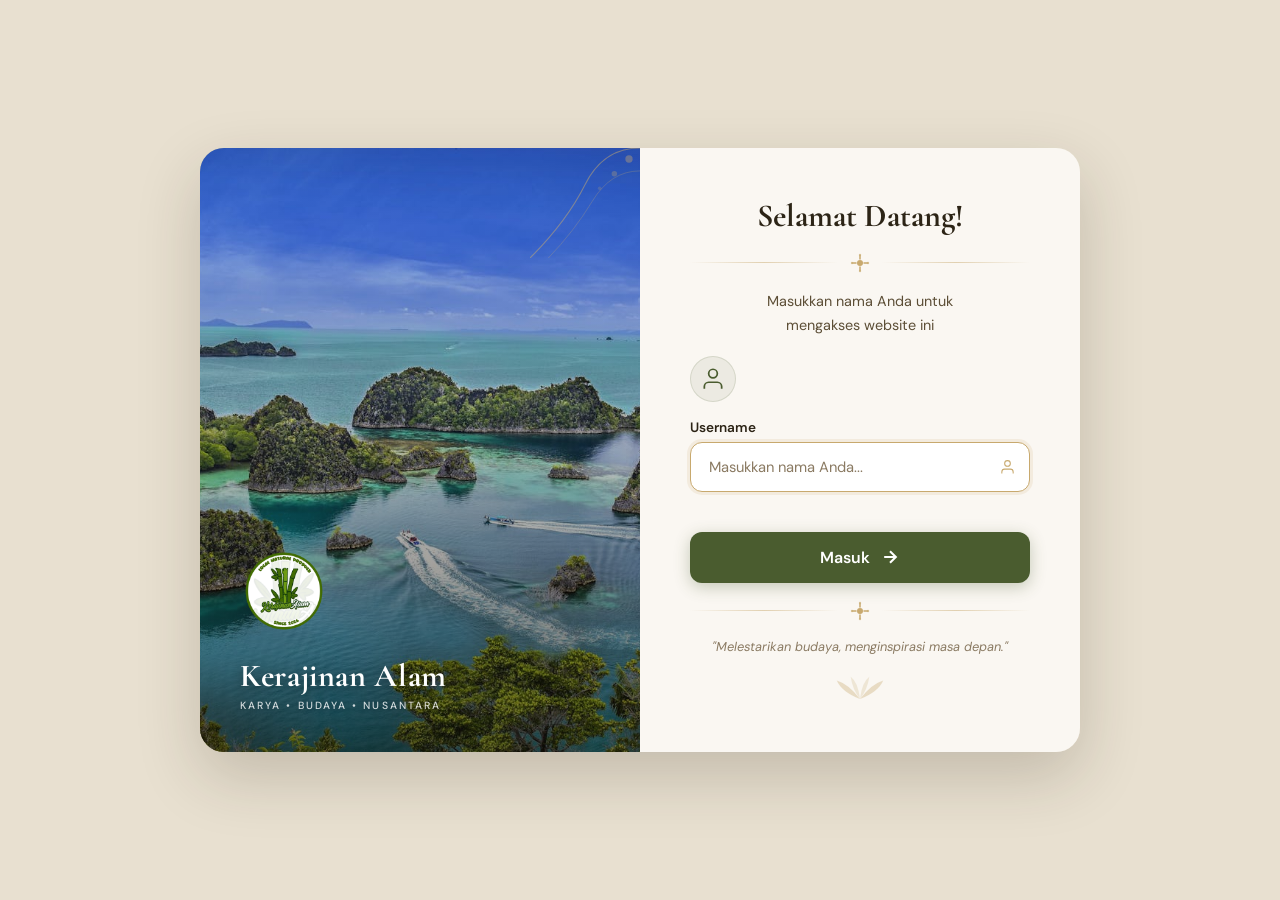
<file: index.html>
<!DOCTYPE html>
<html lang="id">
<head>
  <meta charset="UTF-8" />
  <meta name="viewport" content="width=device-width, initial-scale=1.0" />
  <title>Login — Kerajinan Alam</title>
  <link rel="stylesheet" href="login.css" />
  <link href="https://fonts.googleapis.com/css2?family=Cormorant+Garamond:wght@400;600;700&family=DM+Sans:wght@300;400;500&display=swap" rel="stylesheet" />
</head>
<body>

  <div class="login-card">

    <!-- ══════════════════════════════════════════════
         KOLOM KIRI — foto & brand
    ══════════════════════════════════════════════ -->
    <div class="login-left">

      <!-- ▸ FOTO LATAR BELAKANG
           Ganti "foto.jpg" dengan nama file foto kamu
           Taruh file foto di folder yang sama dengan login.html
           Contoh: src="rumah-jawa.jpg"
      -->
      <img
        class="bg-photo"
        src="foto.jpg"
        alt="Raja Ampat"
      />

      <!-- Overlay gelap di atas foto (biar teks terbaca) -->
      <div class="bg-overlay"></div>

      <!-- Ornamen batik pojok -->
      <div class="batik-ornamen" aria-hidden="true">
        <svg width="110" height="110" viewBox="0 0 120 120" fill="none">
          <path d="M120 0 Q80 0 60 40 Q40 80 0 120" stroke="#c8a96e" stroke-width="1.2" opacity="0.5" fill="none"/>
          <path d="M120 25 Q88 25 68 58 Q48 91 20 120" stroke="#c8a96e" stroke-width="0.8" opacity="0.35" fill="none"/>
          <circle cx="108" cy="12" r="4" fill="#c8a96e" opacity="0.4"/>
          <circle cx="92"  cy="28" r="3" fill="#c8a96e" opacity="0.3"/>
          <circle cx="76"  cy="44" r="2" fill="#c8a96e" opacity="0.2"/>
        </svg>
      </div>

      <!-- Brand / Logo -->
      <div class="login-brand">

        <!-- ▸ LOGO
             Ganti "logo.png" dengan nama file logo kamu
             Gunakan PNG transparan untuk hasil terbaik
             Contoh: src="logo-adiljaya.png"
        -->
        <div class="brand-logo">
          <img
            src="logo.png"
            alt="Logo Adiljaya"
            onerror="this.parentElement.classList.add('no-logo')"
          />
        </div>

        <h1 class="brand-name">Kerajinan Alam</h1>
        <p class="brand-tagline">KARYA &bull; BUDAYA &bull; NUSANTARA</p>
      </div>

    </div>

    <!-- ══════════════════════════════════════════════
         KOLOM KANAN — form login
    ══════════════════════════════════════════════ -->
    <div class="login-right">
      <div class="login-form-wrap">

        <h2 class="login-title">Selamat Datang!</h2>

        <!-- Divider ornamen -->
        <div class="login-divider">
          <span></span>
          <svg width="20" height="20" viewBox="0 0 20 20" fill="none">
            <circle cx="10" cy="10" r="3" fill="#c8a96e"/>
            <path d="M10 2L10 6M10 14L10 18M2 10L6 10M14 10L18 10"
                  stroke="#c8a96e" stroke-width="1.5" stroke-linecap="round"/>
            <circle cx="10" cy="2"  r="1.2" fill="#c8a96e" opacity="0.5"/>
            <circle cx="10" cy="18" r="1.2" fill="#c8a96e" opacity="0.5"/>
            <circle cx="2"  cy="10" r="1.2" fill="#c8a96e" opacity="0.5"/>
            <circle cx="18" cy="10" r="1.2" fill="#c8a96e" opacity="0.5"/>
          </svg>
          <span></span>
        </div>

        <p class="login-subtitle">
          Masukkan nama Anda untuk<br/>mengakses website ini
        </p>

        <!-- Ikon user -->
        <div class="user-icon">
          <svg width="26" height="26" viewBox="0 0 24 24" fill="none"
               stroke="#4a5c2f" stroke-width="1.6">
            <path d="M20 21v-2a4 4 0 0 0-4-4H8a4 4 0 0 0-4 4v2"/>
            <circle cx="12" cy="7" r="4"/>
          </svg>
        </div>

        <!-- Form -->
        <div class="login-form">

          <div class="field-group">
            <label class="field-label" for="username">Username</label>
            <div class="field-wrap">
              <input
                class="field-input"
                type="text"
                id="username"
                placeholder="Masukkan nama Anda..."
                autocomplete="off"
                maxlength="50"
              />
              <span class="field-icon">
                <svg width="17" height="17" viewBox="0 0 24 24" fill="none"
                     stroke="#c8a96e" stroke-width="1.5">
                  <path d="M20 21v-2a4 4 0 0 0-4-4H8a4 4 0 0 0-4 4v2"/>
                  <circle cx="12" cy="7" r="4"/>
                </svg>
              </span>
            </div>
            <p class="field-error" id="fieldError"></p>
          </div>

          <button class="btn-masuk" id="btnMasuk" type="button">
            <span id="btnText">Masuk</span>
            <span id="btnSpinner" class="spinner" style="display:none"></span>
            <svg id="btnArrow" width="20" height="20" viewBox="0 0 24 24"
                 fill="none" stroke="white" stroke-width="2.5">
              <path d="M5 12h14M12 5l7 7-7 7"/>
            </svg>
          </button>

        </div>

        <!-- Divider bawah -->
        <div class="login-divider">
          <span></span>
          <svg width="20" height="20" viewBox="0 0 20 20" fill="none">
            <circle cx="10" cy="10" r="3" fill="#c8a96e"/>
            <path d="M10 2L10 6M10 14L10 18M2 10L6 10M14 10L18 10"
                  stroke="#c8a96e" stroke-width="1.5" stroke-linecap="round"/>
            <circle cx="10" cy="2"  r="1.2" fill="#c8a96e" opacity="0.5"/>
            <circle cx="10" cy="18" r="1.2" fill="#c8a96e" opacity="0.5"/>
            <circle cx="2"  cy="10" r="1.2" fill="#c8a96e" opacity="0.5"/>
            <circle cx="18" cy="10" r="1.2" fill="#c8a96e" opacity="0.5"/>
          </svg>
          <span></span>
        </div>

        <p class="login-quote">"Melestarikan budaya, menginspirasi masa depan."</p>

        <!-- Ornamen daun -->
        <div class="leaf-ornamen" aria-hidden="true">
          <svg width="56" height="26" viewBox="0 0 60 28" fill="none">
            <path d="M30 28 Q10 20 5 8 Q18 12 30 28Z"  fill="#c8a96e" opacity="0.5"/>
            <path d="M30 28 Q50 20 55 8 Q42 12 30 28Z" fill="#c8a96e" opacity="0.5"/>
            <path d="M30 28 Q22 18 20 4 Q28 10 30 28Z" fill="#c8a96e" opacity="0.3"/>
            <path d="M30 28 Q38 18 40 4 Q32 10 30 28Z" fill="#c8a96e" opacity="0.3"/>
          </svg>
        </div>

      </div>
    </div>

  </div>

  <!-- Toast notifikasi -->
  <div class="toast" id="toast" aria-live="polite"></div>

  <script>
    // ============================================================
    // KONFIGURASI — Apps Script URL
    // ============================================================
    const SCRIPT_URL = 'https://script.google.com/macros/s/AKfycbye6Iaop17KryoQB9QyXGrrKVtkpJ3_faC_f4H_eQbltggSc-m5hl_AxfL9BSKBJNqQCg/exec';
    // ============================================================

    const input      = document.getElementById('username');
    const btnMasuk   = document.getElementById('btnMasuk');
    const btnText    = document.getElementById('btnText');
    const btnSpinner = document.getElementById('btnSpinner');
    const btnArrow   = document.getElementById('btnArrow');
    const errEl      = document.getElementById('fieldError');
    const toast      = document.getElementById('toast');

    function getWaktuLogin() {
      return new Date().toLocaleString('id-ID', {
        weekday: 'long', year: 'numeric', month: 'long',
        day: 'numeric', hour: '2-digit', minute: '2-digit', second: '2-digit',
        timeZone: 'Asia/Jakarta'
      }) + ' WIB';
    }

    function showToast(msg, type = 'success') {
      toast.textContent = msg;
      toast.className   = `toast toast--${type} toast--show`;
      setTimeout(() => { toast.className = 'toast'; }, 3000);
    }

    function setLoading(on) {
      btnMasuk.disabled        = on;
      btnText.textContent      = on ? 'Memproses...' : 'Masuk';
      btnSpinner.style.display = on ? 'block' : 'none';
      btnArrow.style.display   = on ? 'none'  : 'block';
    }

    async function kirimKeSheets(username, waktu) {
      // Pakai no-cors agar tidak ada CORS error
      // Data tetap terkirim walau response tidak terbaca
      await fetch(SCRIPT_URL, {
        method: 'POST',
        mode: 'no-cors',
        headers: { 'Content-Type': 'application/json' },
        body: JSON.stringify({ username, waktuLogin: waktu })
      });
    }

    async function handleLogin() {
      const username = input.value.trim();

      if (!username) {
        errEl.textContent = 'Username tidak boleh kosong!';
        input.classList.add('field-input--error');
        input.focus();
        return;
      }
      if (username.length < 3) {
        errEl.textContent = 'Username minimal 3 karakter.';
        input.classList.add('field-input--error');
        input.focus();
        return;
      }

      errEl.textContent = '';
      input.classList.remove('field-input--error');
      setLoading(true);

      const waktu = getWaktuLogin();
      sessionStorage.setItem('username', username);
      sessionStorage.setItem('loginTime', waktu);

      try {
        await kirimKeSheets(username, waktu);
        console.log('✅ Data terkirim:', { username, waktu });
      } catch (err) {
        // Tetap lanjut login walau gagal kirim
        console.warn('⚠️ Gagal kirim data:', err.message);
      }

      showToast(`Selamat datang, ${username}! 🌿`, 'success');
      setTimeout(() => {
        window.location.href = 'beranda.html';
      }, 1500);
    }

    btnMasuk.addEventListener('click', handleLogin);
    input.addEventListener('keydown', e => { if (e.key === 'Enter') handleLogin(); });
    input.addEventListener('input', () => {
      errEl.textContent = '';
      input.classList.remove('field-input--error');
    });
    window.addEventListener('load', () => input.focus());
  </script>

</body>
</html>
</file>
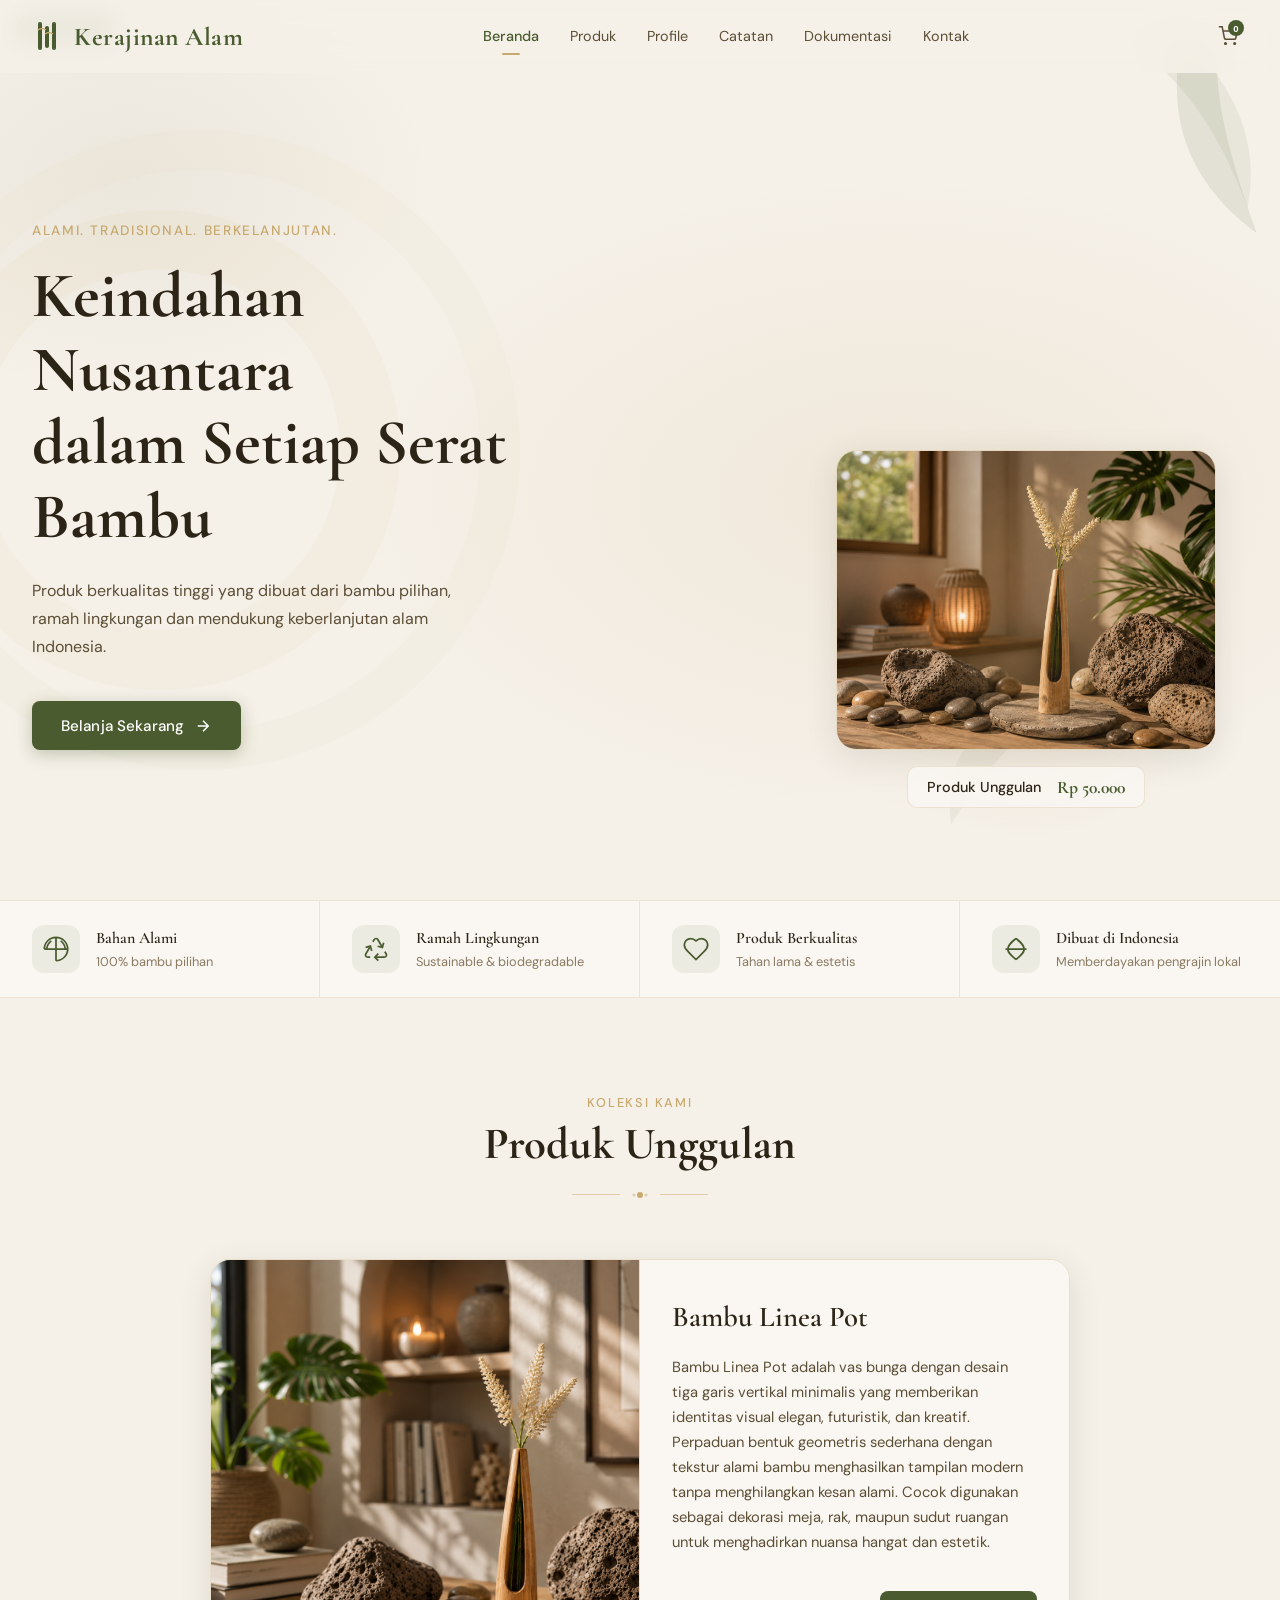
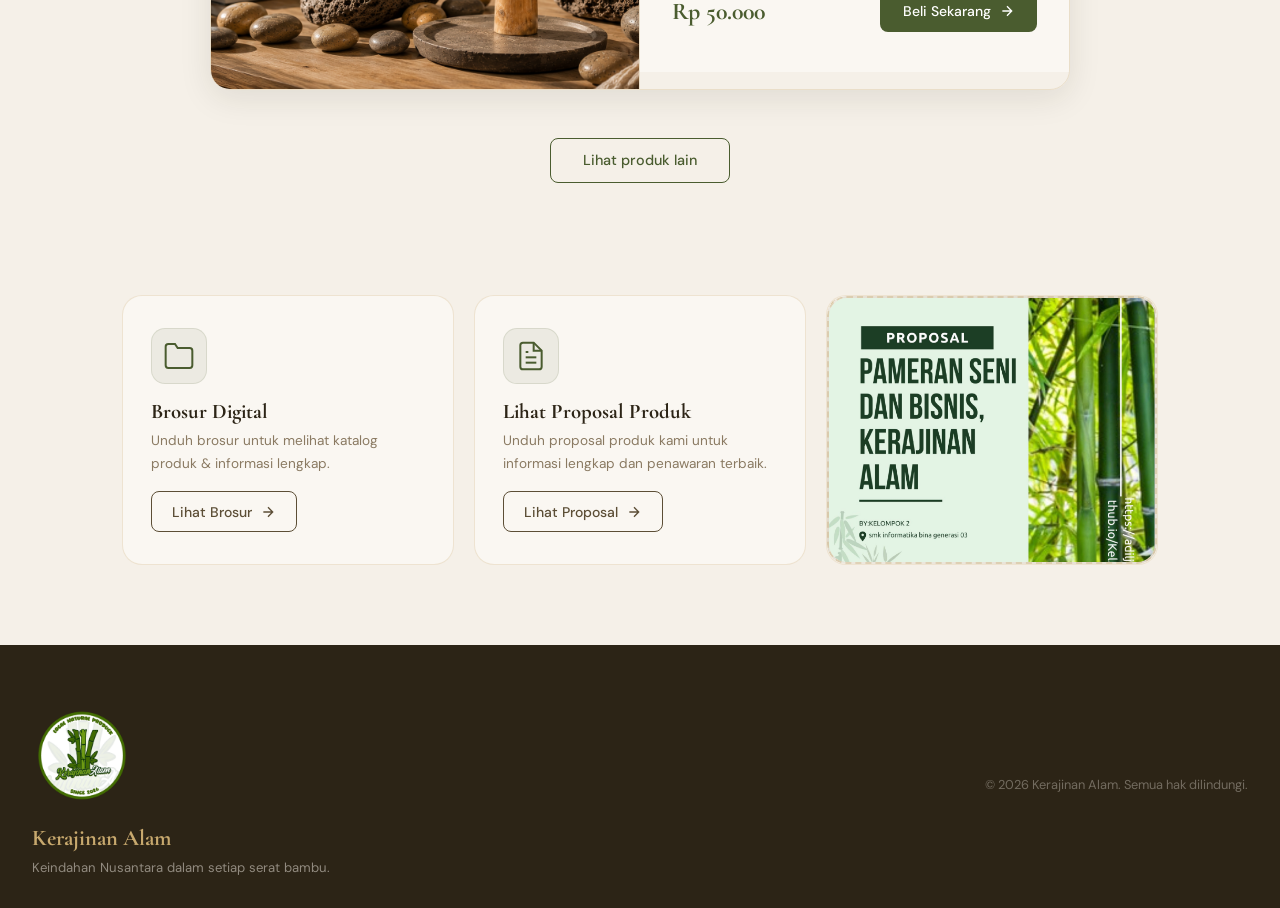
<file: beranda.html>
<!DOCTYPE html>
<html lang="id">
<head>
  <meta charset="UTF-8" />
  <meta name="viewport" content="width=device-width, initial-scale=1.0" />
  <title>Kerajinan Alam — Keindahan Nusantara dalam Setiap Serat Bambu</title>
  <link rel="stylesheet" href="style.css" />
  <link rel="icon" type="image/png" href="logo.png">
  <link href="https://fonts.googleapis.com/css2?family=Cormorant+Garamond:ital,wght@0,400;0,600;0,700;1,400&family=DM+Sans:wght@300;400;500&display=swap" rel="stylesheet" />
  <style>
    /* FIX: Mobile Navbar */
    .mobile-menu { display: none; }
    @media (max-width: 1024px) {
      .navbar__links { display: none !important; }
      .navbar__actions { margin-left: auto; }
      .hamburger { display: flex !important; margin-left: .5rem; }
      .navbar__icon-btn:not(.cart-btn) { display: none !important; }
      .mobile-menu { display: flex; }
    }
  </style>
</head>
<body>

  <!-- ===== NAVBAR ===== -->
  <header class="navbar">
    <div class="navbar__inner">
      <a href="" class="navbar__logo"> 
        <svg width="32" height="32" viewBox="0 0 32 32" fill="none">
          <rect x="6" y="2" width="4" height="28" rx="2" fill="#4a5c2f"/>
          <rect x="13" y="6" width="4" height="22" rx="2" fill="#4a5c2f"/>
          <rect x="20" y="2" width="4" height="28" rx="2" fill="#4a5c2f"/>
          <path d="M6 10 Q10 7 14 10" stroke="#c8a96e" stroke-width="1.5" fill="none"/>
          <path d="M13 14 Q17 11 21 14" stroke="#c8a96e" stroke-width="1.5" fill="none"/>
        </svg>
        <div class="navbar__logo-text">
          <span class="navbar__brand">Kerajinan Alam</span>
        </div>
      </a>

      <!-- Desktop Nav -->
      <nav class="navbar__links">
        <a href="#" class="navbar__link active">Beranda</a>
        <a href="produk.html" class="navbar__link">Produk</a>
        <a href="profile.html" class="navbar__link">Profile</a>
        <a href="catatan-guru.html" class="navbar__link">Catatan</a>
        <a href="dokumentasi.html" class="navbar__link">Dokumentasi</a>
        <a href="kontak.html" class="navbar__link">Kontak</a>
      </nav>

      

      <!-- Mobile hamburger -->
      <div class="navbar__actions">
        <button class="navbar__icon-btn cart-btn" aria-label="Keranjang">
          <svg width="20" height="20" viewBox="0 0 24 24" fill="none" stroke="currentColor" stroke-width="1.8"><circle cx="9" cy="21" r="1"/><circle cx="20" cy="21" r="1"/><path d="M1 1h4l2.68 13.39a2 2 0 0 0 2 1.61h9.72a2 2 0 0 0 2-1.61L23 6H6"/></svg>
          <span class="cart-badge">0</span>
        </button>
      </div>

      <!-- Mobile hamburger -->
      <button class="hamburger" id="hamburger" aria-label="Menu">
        <span></span><span></span><span></span>
      </button>
    </div>

    <!-- Mobile Menu -->
    <div class="mobile-menu" id="mobileMenu">
      <a href="#" class="mobile-menu__link active">Beranda</a>
      <a href="produk.html" class="mobile-menu__link">Produk</a>
      <a href="profile.html" class="mobile-menu__link">Profile</a>
      <a href="catatan-guru.html" class="mobile-menu__link">Catatan</a>
      <a href="dokumentasi.html" class="mobile-menu__link">Dokumentasi</a>
      <a href="kontak.html" class="mobile-menu__link">Kontak</a>
    </div>
  </header>

  <!-- ===== HERO / BANNER ===== -->
  <section class="hero">
    <div class="hero__bg-pattern"></div>
    <div class="hero__content">
      <p class="hero__tagline">Alami. Tradisional. Berkelanjutan.</p>
      <h1 class="hero__title">Keindahan Nusantara<br/>dalam Setiap Serat Bambu</h1>
      <p class="hero__desc">
        Produk berkualitas tinggi yang dibuat dari bambu pilihan,<br class="br-desktop"/>
        ramah lingkungan dan mendukung keberlanjutan alam Indonesia.
      </p>
      <a href="produk.html" class="hero__cta">
        Belanja Sekarang
        <svg width="18" height="18" viewBox="0 0 24 24" fill="none" stroke="currentColor" stroke-width="2"><path d="M5 12h14M12 5l7 7-7 7"/></svg>
      </a>
    </div>

    <!-- Featured product in banner (Produk 1) -->
    <div class="hero__product-showcase">
      <div class="hero__product-glow"></div>
      <div class="hero__product-img-wrap">
        <!-- Placeholder produk utama -->
        <div class="product-placeholder product-placeholder--hero">
          <div class="placeholder-icon">
            <img src="unggulan.png" alt="produk2">
          </div>
        </div>
      </div>
      <div class="hero__product-label">
        <span class="hero__product-name">Produk Unggulan</span>
        <span class="hero__product-price">Rp 50.000</span>
      </div>
    </div>

    <!-- Decorative bamboo leaves -->
    <div class="hero__deco hero__deco--1">
      <svg viewBox="0 0 120 200" fill="none" xmlns="http://www.w3.org/2000/svg">
        <path d="M60 200 Q20 140 40 80 Q60 20 80 60 Q60 100 60 200Z" fill="#4a5c2f" opacity="0.15"/>
        <path d="M60 180 Q90 130 70 70 Q50 10 30 50 Q60 100 60 180Z" fill="#4a5c2f" opacity="0.1"/>
      </svg>
    </div>
    <div class="hero__deco hero__deco--2">
      <svg viewBox="0 0 100 160" fill="none" xmlns="http://www.w3.org/2000/svg">
        <path d="M50 160 Q10 110 30 60 Q50 10 70 40 Q50 90 50 160Z" fill="#4a5c2f" opacity="0.12"/>
      </svg>
    </div>
  </section>

  <!-- ===== KEUNGGULAN ===== -->
  <section class="features">
    <div class="features__inner">
      <div class="feature-item">
        <div class="feature-item__icon">
          <svg width="28" height="28" viewBox="0 0 24 24" fill="none" stroke="currentColor" stroke-width="1.5"><path d="M12 2a10 10 0 0 1 0 20M12 2C6.48 2 2 6.48 2 12M12 2v20M2 12h20"/><path d="M8 5.07A10 10 0 0 0 4 12M16 5.07A10 10 0 0 1 20 12"/></svg>
        </div>
        <div>
          <strong>Bahan Alami</strong>
          <span>100% bambu pilihan</span>
        </div>
      </div>
      <div class="feature-item">
        <div class="feature-item__icon">
          <svg width="28" height="28" viewBox="0 0 24 24" fill="none" stroke="currentColor" stroke-width="1.5"><path d="M7 19H4.815a1.83 1.83 0 0 1-1.57-.881 1.785 1.785 0 0 1-.004-1.784L7.196 9.5"/><path d="M11 19h8.203a1.83 1.83 0 0 0 1.556-.89 1.784 1.784 0 0 0 0-1.775l-1.226-2.12"/><path d="m14 16-3 3 3 3"/><path d="M8.293 13.596 7.196 9.5 3.1 10.598"/><path d="m9.344 5.811 1.093-1.892A1.83 1.83 0 0 1 11.985 3a1.784 1.784 0 0 1 1.546.888l3.943 6.843"/><path d="m13.378 9.633 4.096 1.098 1.097-4.096"/></svg>
        </div>
        <div>
          <strong>Ramah Lingkungan</strong>
          <span>Sustainable &amp; biodegradable</span>
        </div>
      </div>
      <div class="feature-item">
        <div class="feature-item__icon">
          <svg width="28" height="28" viewBox="0 0 24 24" fill="none" stroke="currentColor" stroke-width="1.5"><path d="M19 14c1.49-1.46 3-3.21 3-5.5A5.5 5.5 0 0 0 16.5 3c-1.76 0-3 .5-4.5 2-1.5-1.5-2.74-2-4.5-2A5.5 5.5 0 0 0 2 8.5c0 2.3 1.5 4.05 3 5.5l7 7Z"/></svg>
        </div>
        <div>
          <strong>Produk Berkualitas</strong>
          <span>Tahan lama &amp; estetis</span>
        </div>
      </div>
      <div class="feature-item">
        <div class="feature-item__icon">
          <svg width="28" height="28" viewBox="0 0 24 24" fill="none" stroke="currentColor" stroke-width="1.5"><path d="M3 12h18M12 3C7 7 5 9 5 12s2 5 7 9M12 3c5 4 7 6 7 9s-2 5-7 9"/></svg>
        </div>
        <div>
          <strong>Dibuat di Indonesia</strong>
          <span>Memberdayakan pengrajin lokal</span>
        </div>
      </div>
    </div>
  </section>

  <!-- ===== PRODUK UNGGULAN ===== -->
  <section class="products" id="produk">
    <div class="products__header">
      <p class="products__sub">Koleksi Kami</p>
      <h2 class="products__title">Produk Unggulan</h2>
      <div class="products__divider">
        <span></span>
        <svg width="16" height="16" viewBox="0 0 16 16" fill="none"><circle cx="8" cy="8" r="3" fill="#c8a96e"/><circle cx="2" cy="8" r="1.5" fill="#c8a96e" opacity="0.5"/><circle cx="14" cy="8" r="1.5" fill="#c8a96e" opacity="0.5"/></svg>
        <span></span>
      </div>
    </div>

    <!-- Hanya produk unggulan di beranda -->
    <div class="products__grid products__grid--single">

      <!-- Produk 1 — Produk Utama (Featured) -->
      <div class="product-card product-card--featured product-card--hero">
        <div class="product-card__img-wrap">
          <div class="product-placeholder">
            <div class="placeholder-icon">
              <img src="prutama.png" alt="produk unggulan">
            </div>
          </div>
        </div>
        <div class="product-card__info product-card__info--hero">
          <div class="product-card__badge product-card__badge--inline">Unggulan</div>
          <h3 class="product-card__name">Bambu Linea Pot</h3>
          <p class="product-card__desc">Bambu Linea Pot adalah vas bunga dengan desain tiga garis vertikal minimalis yang memberikan identitas visual elegan, futuristik, dan kreatif. Perpaduan bentuk geometris sederhana dengan tekstur alami bambu menghasilkan tampilan modern tanpa menghilangkan kesan alami. Cocok digunakan sebagai dekorasi meja, rak, maupun sudut ruangan untuk menghadirkan nuansa hangat dan estetik.</p>
          <div class="product-card__footer">
            <span class="product-card__price">Rp 50.000</span>
            <a href="produk1.html" class="product-card__btn-detail">
              Beli Sekarang
              <svg width="16" height="16" viewBox="0 0 24 24" fill="none" stroke="currentColor" stroke-width="2"><path d="M5 12h14M12 5l7 7-7 7"/></svg>
            </a>
          </div>
        </div>
      </div>

    </div>

    <div class="products__cta-wrap">
      <a href="produk.html" class="products__cta">Lihat produk lain</a>
    </div>
  </section>

  <!-- ===== BROSUR & PROPOSAL ===== -->
  <section class="dokumen-section">
    <div class="dokumen-grid">

      <!-- Brosur Produk -->
      <div class="dokumen-card">
        <div class="dokumen-card__icon">
          <svg width="32" height="32" viewBox="0 0 24 24" fill="none" stroke="#4a5c2f" stroke-width="1.5">
            <path d="M22 19a2 2 0 0 1-2 2H4a2 2 0 0 1-2-2V5a2 2 0 0 1 2-2h5l2 3h9a2 2 0 0 1 2 2z"/>
          </svg>
        </div>
        <div class="dokumen-card__body">
          <h3 class="dokumen-card__title">Brosur Digital</h3>
          <p class="dokumen-card__desc">Unduh brosur untuk melihat katalog produk & informasi lengkap.</p>
        </div>
        <a href="brosur.pdf" class="dokumen-card__btn">
          Lihat Brosur
          <svg width="16" height="16" viewBox="0 0 24 24" fill="none" stroke="currentColor" stroke-width="2"><path d="M5 12h14M12 5l7 7-7 7"/></svg>
        </a>
      </div>

      <!-- Proposal Produk -->
      <div class="dokumen-card">
        <div class="dokumen-card__icon">
          <svg width="32" height="32" viewBox="0 0 24 24" fill="none" stroke="#4a5c2f" stroke-width="1.5">
            <path d="M14 2H6a2 2 0 0 0-2 2v16a2 2 0 0 0 2 2h12a2 2 0 0 0 2-2V8z"/>
            <polyline points="14 2 14 8 20 8"/>
            <line x1="16" y1="13" x2="8" y2="13"/>
            <line x1="16" y1="17" x2="8" y2="17"/>
            <polyline points="10 9 9 9 8 9"/>
          </svg>
        </div>
        <div class="dokumen-card__body">
          <h3 class="dokumen-card__title">Lihat Proposal Produk</h3>
          <p class="dokumen-card__desc">Unduh proposal produk kami untuk informasi lengkap dan penawaran terbaik.</p>
        </div>
        <!--
          ★ Ganti href="proposal.pdf" dengan nama file proposal kamu
          Taruh file PDF di folder yang sama
        -->
        <a href="Proposal pameran seni kelompok 2.pdf" class="dokumen-card__btn" download>
          Lihat Proposal
          <svg width="16" height="16" viewBox="0 0 24 24" fill="none" stroke="currentColor" stroke-width="2"><path d="M5 12h14M12 5l7 7-7 7"/></svg>
        </a>
      </div>

      <!-- Gambar ilustrasi proposal (dari foto yang diupload) -->
      <div class="dokumen-card dokumen-card--img">
        <!--
          ★ Ganti src="proposal-preview.jpg" dengan foto preview proposal/brosur kamu
        -->
        <img src="lampiranproposal.jpg" alt="Preview Proposal Produk"
            
        <div class="dokumen-img-placeholder">
          <svg width="40" height="40" viewBox="0 0 24 24" fill="none" stroke="#c8a96e" stroke-width="1">
            <rect x="3" y="3" width="18" height="18" rx="2"/>
            <circle cx="8.5" cy="8.5" r="1.5"/>
            <path d="m21 15-5-5L5 21"/>
          </svg>
          <span>Foto Preview Proposal</span>
        </div>
      </div>

    </div>
  </section>

  <!-- ===== FOOTER ===== -->
  <footer class="footer">
    <div class="footer__inner">
      <div class="footer__brand">
        <img src="logo.png" alt="" height="auto" width="100px">
        <span>Kerajinan Alam</span>
        <p>Keindahan Nusantara dalam setiap serat bambu.</p>
      </div>
      <div class="footer__copy">
        &copy; 2026 Kerajinan Alam. Semua hak dilindungi.
      </div>
    </div>
  </footer>

  <script>
    // Mobile menu toggle
    // ── Navbar & Mobile Menu ───────────────────────────────
    const hamburger = document.getElementById('hamburger');
    const mobileMenu = document.getElementById('mobileMenu');

    hamburger.addEventListener('click', () => {
      const isOpen = hamburger.classList.toggle('open');
      mobileMenu.classList.toggle('open', isOpen);
      // Blokir scroll body saat menu terbuka
      document.body.style.overflow = isOpen ? 'hidden' : '';
    });

    // Tutup menu saat link diklik
    document.querySelectorAll('.mobile-menu__link').forEach(link => {
      link.addEventListener('click', () => {
        hamburger.classList.remove('open');
        mobileMenu.classList.remove('open');
        document.body.style.overflow = '';
      });
    });

    // Tutup menu saat klik di luar
    document.addEventListener('click', (e) => {
      if (!hamburger.contains(e.target) && !mobileMenu.contains(e.target)) {
        hamburger.classList.remove('open');
        mobileMenu.classList.remove('open');
        document.body.style.overflow = '';
      }
    });

    // Navbar scroll effect
    window.addEventListener('scroll', () => {
      document.querySelector('.navbar').classList.toggle('scrolled', window.scrollY > 40);
    });
  </script>
</body>
</html>
</file>
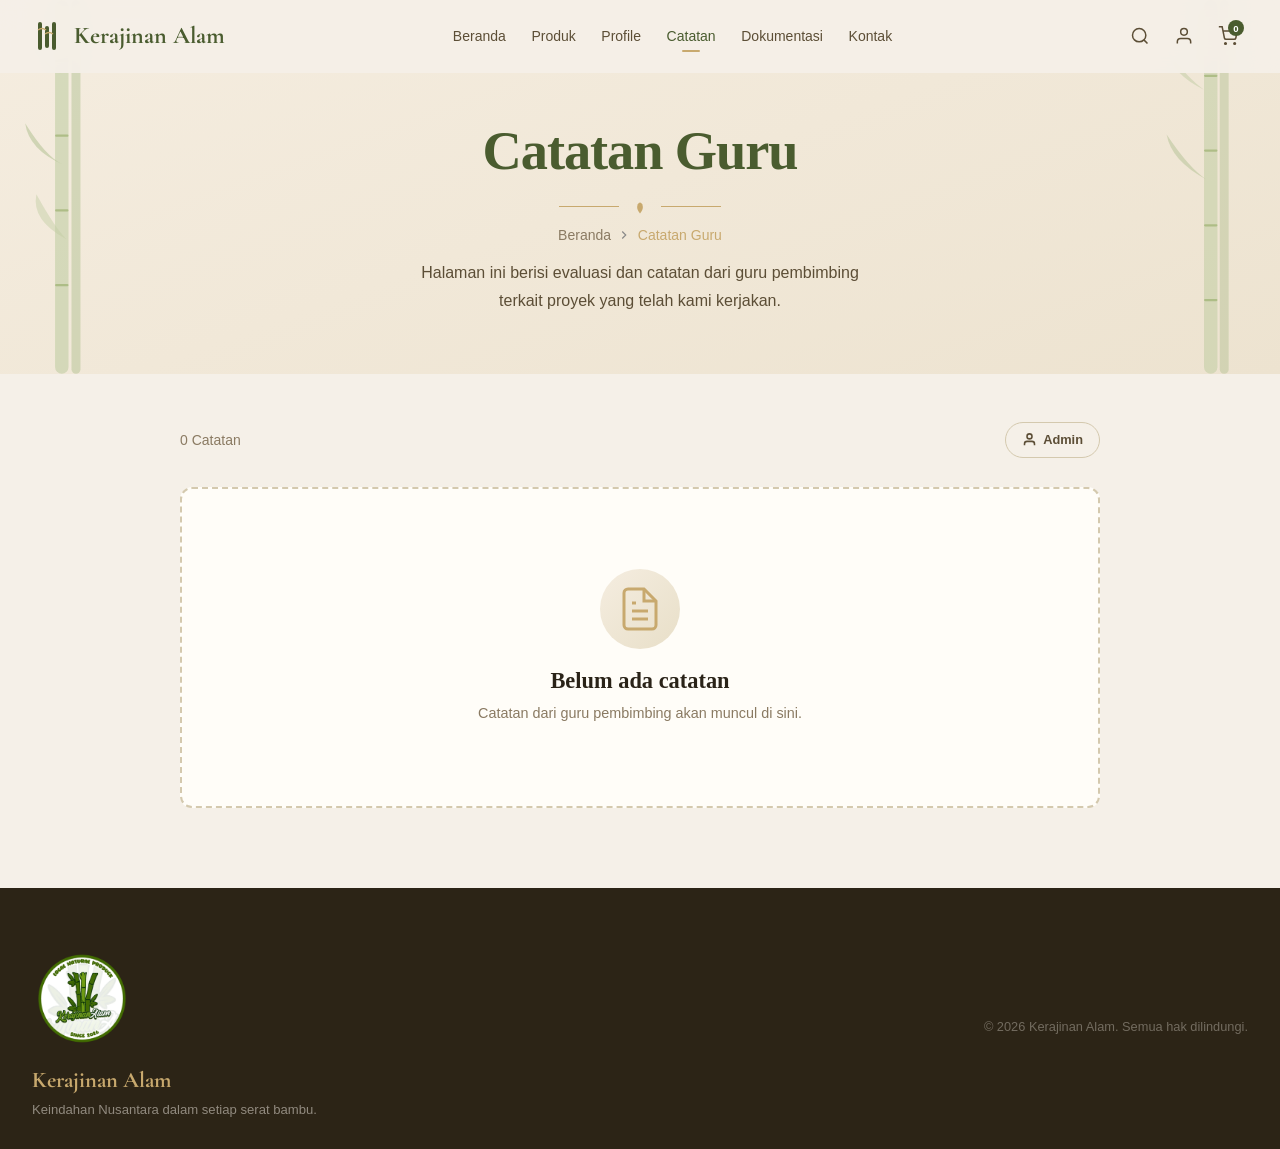
<file: catatan-guru.html>
<!DOCTYPE html>
<html lang="id">
<head>
  <meta charset="UTF-8" />
  <meta name="viewport" content="width=device-width, initial-scale=1.0" />
  <title>Catatan Guru — Kerajinan Alam</title>
  <link rel="preconnect" href="https://fonts.googleapis.com">
  <link href="https://fonts.googleapis.com/css2?family=Cormorant+Garamond:ital,wght@0,400;0,600;0,700;1,400&family=DM+Sans:wght@300;400;500&display=swap" rel="stylesheet">
  <link rel="stylesheet" href="catatan-guru.css" />
  <style>
    /* FIX: Mobile Navbar */
    .mobile-menu { display: none; }
    @media (max-width: 1024px) {
      .navbar__links { display: none !important; }
      .navbar__actions { margin-left: auto; }
      .hamburger { display: flex !important; margin-left: .5rem; }
      .navbar__icon-btn:not(.cart-btn) { display: none !important; }
      .mobile-menu { display: flex; }
    }
  </style>
</head>
<body>

  <!-- ===== NAVBAR ===== -->
  <header class="navbar">
    <div class="navbar__inner">
      <a href="index.html" class="navbar__logo">
        <svg width="32" height="32" viewBox="0 0 32 32" fill="none">
          <rect x="6" y="2" width="4" height="28" rx="2" fill="#4a5c2f"/>
          <rect x="13" y="6" width="4" height="22" rx="2" fill="#4a5c2f"/>
          <rect x="20" y="2" width="4" height="28" rx="2" fill="#4a5c2f"/>
          <path d="M6 10 Q10 7 14 10" stroke="#c8a96e" stroke-width="1.5" fill="none"/>
          <path d="M13 14 Q17 11 21 14" stroke="#c8a96e" stroke-width="1.5" fill="none"/>
        </svg>
        <div class="navbar__logo-text">
          <span class="navbar__brand">Kerajinan Alam</span>
        </div>
      </a>

      <!-- Desktop Nav -->
      <nav class="navbar__links">
        <a href="beranda.html" class="navbar__link">Beranda</a>
        <a href="produk.html" class="navbar__link">Produk</a>
        <a href="profile.html" class="navbar__link">Profile</a>
        <a href="#" class="navbar__link active">Catatan</a>
        <a href="dokumentasi.html" class="navbar__link">Dokumentasi</a>
        <a href="kontak.html" class="navbar__link">Kontak</a>
      </nav>

      <div class="navbar__actions">
        <button class="navbar__icon-btn" aria-label="Cari">
          <svg width="20" height="20" viewBox="0 0 24 24" fill="none" stroke="currentColor" stroke-width="1.8"><circle cx="11" cy="11" r="8"/><path d="m21 21-4.35-4.35"/></svg>
        </button>
        <button class="navbar__icon-btn" aria-label="Akun">
          <svg width="20" height="20" viewBox="0 0 24 24" fill="none" stroke="currentColor" stroke-width="1.8"><path d="M20 21v-2a4 4 0 0 0-4-4H8a4 4 0 0 0-4 4v2"/><circle cx="12" cy="7" r="4"/></svg>
        </button>
        <button class="navbar__icon-btn cart-btn" aria-label="Keranjang">
          <svg width="20" height="20" viewBox="0 0 24 24" fill="none" stroke="currentColor" stroke-width="1.8"><circle cx="9" cy="21" r="1"/><circle cx="20" cy="21" r="1"/><path d="M1 1h4l2.68 13.39a2 2 0 0 0 2 1.61h9.72a2 2 0 0 0 2-1.61L23 6H6"/></svg>
          <span class="cart-badge">0</span>
        </button>
      </div>

      <!-- Mobile hamburger -->
      <button class="hamburger" id="hamburger" aria-label="Menu">
        <span></span><span></span><span></span>
      </button>
    </div>

    <!-- Mobile Menu -->
    <div class="mobile-menu" id="mobileMenu">
      <a href="beranda.html" class="mobile-menu__link">Beranda</a>
      <a href="produk.html" class="mobile-menu__link">Produk</a>
      <a href="profile.html" class="mobile-menu__link">Profile</a>
      <a href="#" class="mobile-menu__link active">Catatan</a>
      <a href="dokumentasi.html" class="mobile-menu__link">Dokumentasi</a>
      <a href="kontak.html" class="mobile-menu__link">Kontak</a>
    </div>
  </header>


  <!-- ── HERO ── -->
  <section class="hero">
    <div class="hero__bamboo hero__bamboo--left">
      <svg viewBox="0 0 120 500" fill="none" xmlns="http://www.w3.org/2000/svg">
        <rect x="40" y="0" width="18" height="500" rx="9" fill="#b8c89a" opacity=".6"/>
        <rect x="62" y="0" width="12" height="500" rx="6" fill="#a0b57e" opacity=".45"/>
        <rect x="40" y="80" width="18" height="3" rx="1.5" fill="#8ea860" opacity=".7"/>
        <rect x="40" y="180" width="18" height="3" rx="1.5" fill="#8ea860" opacity=".7"/>
        <rect x="40" y="280" width="18" height="3" rx="1.5" fill="#8ea860" opacity=".7"/>
        <rect x="40" y="380" width="18" height="3" rx="1.5" fill="#8ea860" opacity=".7"/>
        <!-- daun kiri -->
        <path d="M50 100 Q10 80 5 50 Q30 90 50 100Z" fill="#b8c89a" opacity=".55"/>
        <path d="M50 220 Q5 200 0 165 Q28 210 50 220Z" fill="#a0b57e" opacity=".5"/>
        <path d="M55 320 Q8 295 15 260 Q40 305 55 320Z" fill="#b8c89a" opacity=".45"/>
      </svg>
    </div>
    <div class="hero__bamboo hero__bamboo--right">
      <svg viewBox="0 0 120 500" fill="none" xmlns="http://www.w3.org/2000/svg">
        <rect x="50" y="0" width="18" height="500" rx="9" fill="#b8c89a" opacity=".55"/>
        <rect x="35" y="0" width="12" height="500" rx="6" fill="#a0b57e" opacity=".4"/>
        <rect x="50" y="100" width="18" height="3" rx="1.5" fill="#8ea860" opacity=".7"/>
        <rect x="50" y="200" width="18" height="3" rx="1.5" fill="#8ea860" opacity=".7"/>
        <rect x="50" y="300" width="18" height="3" rx="1.5" fill="#8ea860" opacity=".7"/>
        <rect x="50" y="400" width="18" height="3" rx="1.5" fill="#8ea860" opacity=".7"/>
        <path d="M68 120 Q110 100 115 70 Q90 105 68 120Z" fill="#b8c89a" opacity=".5"/>
        <path d="M65 240 Q112 215 118 180 Q88 225 65 240Z" fill="#a0b57e" opacity=".45"/>
      </svg>
    </div>

    <div class="hero__content">
      <h1 class="hero__title">Catatan Guru</h1>
      <div class="hero__divider">
        <span></span>
        <svg width="16" height="16" viewBox="0 0 20 20" fill="none"><path d="M10 18 Q5 13 7 7 Q10 2 13 7 Q15 13 10 18Z" fill="#c8a96e"/></svg>
        <span></span>
      </div>
      <nav class="breadcrumb">
        <a href="#">Beranda</a>
        <svg width="14" height="14" viewBox="0 0 24 24" fill="none" stroke="#888" stroke-width="2"><path d="m9 18 6-6-6-6"/></svg>
        <span>Catatan Guru</span>
      </nav>
      <p class="hero__desc">Halaman ini berisi evaluasi dan catatan dari guru pembimbing<br>terkait proyek yang telah kami kerjakan.</p>
    </div>
  </section>

  <!-- ── MAIN CONTENT ── -->
  <main class="main">
    <div class="container">

      <!-- Toolbar -->
      <div class="toolbar">
        <p class="toolbar__count" id="catatanCount">0 Catatan</p>
        <div class="toolbar__right">
          <!-- Tombol admin login (selalu tampil) -->
          <button class="btn-admin-login" id="btnAdminLogin" title="Login sebagai Admin">
            <svg width="15" height="15" viewBox="0 0 24 24" fill="none" stroke="currentColor" stroke-width="2.5"><path d="M20 21v-2a4 4 0 0 0-4-4H8a4 4 0 0 0-4 4v2"/><circle cx="12" cy="7" r="4"/></svg>
            <span id="adminLoginLabel">Admin</span>
          </button>
          <!-- Hanya muncul saat login admin -->
          <button class="btn-tambah" id="btnTambah" style="display:none">
            <svg width="16" height="16" viewBox="0 0 24 24" fill="none" stroke="currentColor" stroke-width="2.5"><path d="M12 5v14M5 12h14"/></svg>
            Buat Catatan
          </button>
        </div>
      </div>

      <!-- Empty state -->
      <div class="empty-state" id="emptyState">
        <div class="empty-state__icon">
          <svg width="48" height="48" viewBox="0 0 24 24" fill="none" stroke="#c8a96e" stroke-width="1.5">
            <path d="M14 2H6a2 2 0 0 0-2 2v16a2 2 0 0 0 2 2h12a2 2 0 0 0 2-2V8z"/>
            <polyline points="14,2 14,8 20,8"/>
            <line x1="16" y1="13" x2="8" y2="13"/>
            <line x1="16" y1="17" x2="8" y2="17"/>
            <polyline points="10,9 9,9 8,9"/>
          </svg>
        </div>
        <h3>Belum ada catatan</h3>
        <p>Catatan dari guru pembimbing akan muncul di sini.</p>
        <button class="btn-tambah btn-tambah--outline" id="btnTambahEmpty" style="display:none" onclick="document.getElementById('btnTambah').click()">
          <svg width="16" height="16" viewBox="0 0 24 24" fill="none" stroke="currentColor" stroke-width="2.5"><path d="M12 5v14M5 12h14"/></svg>
          Buat Catatan Pertama
        </button>
      </div>

      <!-- Daftar catatan -->
      <div class="catatan-list" id="catatanList"></div>

      

    </div>
  </main>

  <!-- ===== FOOTER ===== -->
  <footer class="footer">
    <div class="footer__inner">
      <div class="footer__brand">
        <img src="logo.png" alt="" height="auto" width="100px">
        <span>Kerajinan Alam</span>
        <p>Keindahan Nusantara dalam setiap serat bambu.</p>
      </div>
      <div class="footer__copy">
        &copy; 2026 Kerajinan Alam. Semua hak dilindungi.
      </div>
    </div>
  </footer>

  <!-- ── MODAL ADMIN LOGIN ── -->
  <div class="modal-overlay" id="modalLogin" role="dialog" aria-modal="true">
    <div class="modal modal--sm">
      <div class="modal__header">
        <h2 class="modal__title">🔐 Login Admin</h2>
        <button class="modal__close" id="modalLoginClose" aria-label="Tutup">
          <svg width="20" height="20" viewBox="0 0 24 24" fill="none" stroke="currentColor" stroke-width="2.5"><path d="M18 6 6 18M6 6l12 12"/></svg>
        </button>
      </div>
      <div class="modal__body">
        <div class="field">
          <label class="field__label" for="inputPassword">Password Admin</label>
          <input type="password" id="inputPassword" class="field__input" placeholder="Masukkan password…" />
          <span class="field__error" id="errPassword" style="display:none">Password salah. Coba lagi.</span>
        </div>
      </div>
      <div class="modal__footer">
        <button class="btn-batal" id="btnLoginBatal">Batal</button>
        <button class="btn-simpan" id="btnLoginMasuk">
          <svg width="16" height="16" viewBox="0 0 24 24" fill="none" stroke="currentColor" stroke-width="2.5"><path d="M15 3h4a2 2 0 0 1 2 2v14a2 2 0 0 1-2 2h-4"/><polyline points="10 17 15 12 10 7"/><line x1="15" y1="12" x2="3" y2="12"/></svg>
          Masuk
        </button>
      </div>
    </div>
  </div>

  <!-- ── MODAL BUAT CATATAN ── -->
  <div class="modal-overlay" id="modalOverlay" role="dialog" aria-modal="true" aria-labelledby="modalTitle">
    <div class="modal">
      <div class="modal__header">
        <h2 class="modal__title" id="modalTitle">Buat Catatan Guru</h2>
        <button class="modal__close" id="modalClose" aria-label="Tutup">
          <svg width="20" height="20" viewBox="0 0 24 24" fill="none" stroke="currentColor" stroke-width="2.5"><path d="M18 6 6 18M6 6l12 12"/></svg>
        </button>
      </div>

      <div class="modal__body">
        <!-- Nama guru -->
        <div class="field">
          <label class="field__label" for="inputNama">
            Nama Bapak/Ibu <span class="required">*</span>
          </label>
          <input type="text" id="inputNama" class="field__input" placeholder="Contoh: Ibu Rina Handayani, S.Pd." maxlength="80" />
          <span class="field__error" id="errNama">Nama guru wajib diisi.</span>
        </div>

        <!-- Jabatan -->
        <div class="field">
          <label class="field__label" for="inputJabatan">Jabatan</label>
          <input type="text" id="inputJabatan" class="field__input" placeholder="Contoh: Guru Pembimbing" maxlength="60" />
        </div>

        <!-- Tanggal -->
        <div class="field">
          <label class="field__label" for="inputTanggal">
            Tanggal Penilaian <span class="required">*</span>
          </label>
          <input type="date" id="inputTanggal" class="field__input" />
          <span class="field__error" id="errTanggal">Tanggal penilaian wajib diisi.</span>
        </div>

        <!-- Rating -->
        <div class="field">
          <label class="field__label">Rating</label>
          <div class="star-picker" id="starPicker" role="radiogroup" aria-label="Pilih rating">
            <button class="star" data-val="1" aria-label="1 bintang">★</button>
            <button class="star" data-val="2" aria-label="2 bintang">★</button>
            <button class="star" data-val="3" aria-label="3 bintang">★</button>
            <button class="star" data-val="4" aria-label="4 bintang">★</button>
            <button class="star" data-val="5" aria-label="5 bintang">★</button>
          </div>
        </div>

        <!-- Penilaian -->
        <div class="field">
          <label class="field__label" for="inputPenilaian">Label Penilaian</label>
          <select id="inputPenilaian" class="field__input field__select">
            <option value="">— Pilih penilaian —</option>
            <option value="Sangat Baik">Sangat Baik</option>
            <option value="Baik">Baik</option>
            <option value="Cukup">Cukup</option>
            <option value="Perlu Perbaikan">Perlu Perbaikan</option>
          </select>
        </div>

        <!-- Catatan -->
        <div class="field">
          <label class="field__label" for="inputCatatan">Catatan / Evaluasi</label>
          <textarea id="inputCatatan" class="field__input field__textarea" placeholder="Tuliskan evaluasi atau catatan dari guru pembimbing…" rows="5" maxlength="800"></textarea>
          <span class="field__char" id="charCount">0 / 800</span>
        </div>
      </div>

      <div class="modal__footer">
        <button class="btn-batal" id="btnBatal">Batal</button>
        <button class="btn-simpan" id="btnSimpan">
          <svg width="16" height="16" viewBox="0 0 24 24" fill="none" stroke="currentColor" stroke-width="2.5"><path d="M19 21H5a2 2 0 0 1-2-2V5a2 2 0 0 1 2-2h11l5 5v11a2 2 0 0 1-2 2z"/><polyline points="17,21 17,13 7,13 7,21"/><polyline points="7,3 7,8 15,8"/></svg>
          Simpan Catatan
        </button>
      </div>
    </div>
  </div>

  <script>
    // ── Navbar & Mobile Menu (dari index.html) ─────────────
    const hamburger = document.getElementById('hamburger');
    const mobileMenu = document.getElementById('mobileMenu');

    hamburger.addEventListener('click', () => {
      const isOpen = hamburger.classList.toggle('open');
      mobileMenu.classList.toggle('open', isOpen);
      document.body.style.overflow = isOpen ? 'hidden' : '';
    });

    document.querySelectorAll('.mobile-menu__link').forEach(link => {
      link.addEventListener('click', () => {
        hamburger.classList.remove('open');
        mobileMenu.classList.remove('open');
        document.body.style.overflow = '';
      });
    });

    document.addEventListener('click', (e) => {
      if (!hamburger.contains(e.target) && !mobileMenu.contains(e.target)) {
        hamburger.classList.remove('open');
        mobileMenu.classList.remove('open');
        document.body.style.overflow = '';
      }
    });

    window.addEventListener('scroll', () => {
      document.querySelector('.navbar').classList.toggle('scrolled', window.scrollY > 40);
    });

    // ╔══════════════════════════════════════════════════════════╗
    // ║  KONFIGURASI — isi variabel di bawah ini                ║
    // ╚══════════════════════════════════════════════════════════╝
    //
    //  Di JSONBin.io, buat DUA API Key:
    //  - Master Key  → bisa baca + tulis (hanya kamu/admin yang tahu)
    //  - Access Key  → hanya baca (aman ditaruh di sini, publik bisa lihat)
    //
    //  Cara buat Access Key:
    //  JSONBin Dashboard → API Keys → "+ ADD ACCESS KEY"
    //  → centang READ only → Save
    //
    const JSONBIN_BIN_ID     = '6a357840da38895dfeded6dc';      // Bin ID dari JSONBin
    const JSONBIN_ACCESS_KEY = '$2a$10$lNzFVg3bsTdwHt6GttFSaej6Zi0tWhjHcGSI3PKVu20SYLT1gZBFq';   // Read-only key (aman untuk publik)
    const JSONBIN_MASTER_KEY = '$2a$10$zDDz6yvOZG3ubyL.dNmVWuavuk5ze4tKprWs4Paw0MVlAB2DPSQZK';   // Master key (untuk admin write)
    const ADMIN_PASSWORD     = 'KerajinanAlam@2026:)!';    // Password login admin sesukamu
    const JSONBIN_URL        = `https://api.jsonbin.io/v3/b/${JSONBIN_BIN_ID}`;
    const CONFIGURED         = JSONBIN_BIN_ID !== 'ISI_BIN_ID_KAMU';

    // ── State ──────────────────────────────────────────────
    let catatan        = [];
    let selectedRating = 0;
    let isAdmin        = false;

    // ── Elemen ────────────────────────────────────────────
    const btnTambah      = document.getElementById('btnTambah');
    const btnTambahEmpty = document.getElementById('btnTambahEmpty');
    const btnAdminLogin  = document.getElementById('btnAdminLogin');
    const adminLoginLabel= document.getElementById('adminLoginLabel');
    const modalOverlay   = document.getElementById('modalOverlay');
    const modalLogin     = document.getElementById('modalLogin');
    const modalClose     = document.getElementById('modalClose');
    const modalLoginClose= document.getElementById('modalLoginClose');
    const btnBatal       = document.getElementById('btnBatal');
    const btnLoginBatal  = document.getElementById('btnLoginBatal');
    const btnSimpan      = document.getElementById('btnSimpan');
    const btnLoginMasuk  = document.getElementById('btnLoginMasuk');
    const catatanList    = document.getElementById('catatanList');
    const emptyState     = document.getElementById('emptyState');
    const catatanCount   = document.getElementById('catatanCount');
    const starPicker     = document.getElementById('starPicker');
    const inputCatatan   = document.getElementById('inputCatatan');
    const charCount      = document.getElementById('charCount');
    const inputPassword  = document.getElementById('inputPassword');
    const errPassword    = document.getElementById('errPassword');

    // ── Admin mode toggle ─────────────────────────────────
    function setAdminMode(on) {
      isAdmin = on;
      btnTambah.style.display      = on ? '' : 'none';
      btnTambahEmpty.style.display = on ? '' : 'none';
      adminLoginLabel.textContent  = on ? 'Keluar' : 'Admin';
      btnAdminLogin.classList.toggle('btn-admin-login--active', on);
      // Tampilkan/sembunyikan tombol hapus di semua card
      document.querySelectorAll('.catatan-card__del').forEach(b => {
        b.style.display = on ? '' : 'none';
      });
      if (on) sessionStorage.setItem('adminLoggedIn', '1');
      else    sessionStorage.removeItem('adminLoggedIn');
    }

    // ── Admin login modal ─────────────────────────────────
    btnAdminLogin.addEventListener('click', () => {
      if (isAdmin) { setAdminMode(false); return; }
      inputPassword.value   = '';
      errPassword.style.display = 'none';
      inputPassword.classList.remove('field__input--error');
      modalLogin.classList.add('open');
      setTimeout(() => inputPassword.focus(), 100);
    });
    function closeLoginModal() { modalLogin.classList.remove('open'); }
    modalLoginClose.addEventListener('click', closeLoginModal);
    btnLoginBatal.addEventListener('click', closeLoginModal);
    modalLogin.addEventListener('click', e => { if (e.target === modalLogin) closeLoginModal(); });

    btnLoginMasuk.addEventListener('click', doLogin);
    inputPassword.addEventListener('keydown', e => { if (e.key === 'Enter') doLogin(); });

    function doLogin() {
      if (inputPassword.value === ADMIN_PASSWORD) {
        closeLoginModal();
        setAdminMode(true);
      } else {
        errPassword.style.display = 'block';
        inputPassword.classList.add('field__input--error');
        inputPassword.value = '';
        inputPassword.focus();
      }
    }

    // ── Loading UI ────────────────────────────────────────
    function setLoading(on) {
      catatanList.style.opacity       = on ? '.35' : '1';
      catatanList.style.pointerEvents = on ? 'none' : '';
      if (on) catatanCount.textContent = 'Memuat data…';
    }

    // ── Notice jika belum konfigurasi ─────────────────────
    function showConfigNotice() {
      if (document.getElementById('configNotice')) return;
      const notice = document.createElement('div');
      notice.id = 'configNotice';
      notice.style.cssText = `
        background:#fff8e8;border:1.5px solid #c8a96e;border-radius:10px;
        padding:.85rem 1.1rem;margin-bottom:1.4rem;font-size:.82rem;
        color:#7a5c1a;display:flex;align-items:flex-start;gap:.6rem;line-height:1.6;
      `;
      notice.innerHTML = `
        <svg width="18" height="18" viewBox="0 0 24 24" fill="none" stroke="#c8a96e" stroke-width="2" style="flex-shrink:0;margin-top:2px">
          <circle cx="12" cy="12" r="10"/><line x1="12" y1="8" x2="12" y2="12"/><line x1="12" y1="16" x2="12.01" y2="16"/>
        </svg>
        <span>
          <strong>Mode offline</strong> — catatan hanya tersimpan di browser ini.<br>
          Untuk menyimpan permanen, isi <code>JSONBIN_BIN_ID</code>, <code>JSONBIN_ACCESS_KEY</code>,
          <code>JSONBIN_MASTER_KEY</code>, dan <code>ADMIN_PASSWORD</code> di dalam file <code>catatan-guru.html</code>.
          Daftar gratis di <a href="https://jsonbin.io" target="_blank" style="color:#4a5c2f;font-weight:600">jsonbin.io</a>.
        </span>
      `;
      document.querySelector('.container').insertBefore(notice, document.querySelector('.toolbar'));
    }

    // ── Cloud: load (pakai Access Key — read only) ────────
    async function loadFromCloud() {
      if (!CONFIGURED) {
        catatan = JSON.parse(localStorage.getItem('catatanGuru') || '[]');
        renderCatatan();
        showConfigNotice();
        return;
      }
      setLoading(true);
      try {
        const res  = await fetch(`${JSONBIN_URL}/latest`, {
          headers: { 'X-Access-Key': JSONBIN_ACCESS_KEY }
        });
        const json = await res.json();
        catatan = Array.isArray(json.record) ? json.record.filter(c => c && c.nama && !c.__empty) : [];
      } catch {
        catatan = JSON.parse(localStorage.getItem('catatanGuru') || '[]');
      }
      setLoading(false);
      renderCatatan();
    }

    // ── Cloud: save (pakai Master Key — write) ────────────
    async function saveToCloud() {
      localStorage.setItem('catatanGuru', JSON.stringify(catatan));
      if (!CONFIGURED) return;
      try {
        // Kalau kosong, simpan [{__empty:true}] supaya JSONBin tidak reject
        const payload = catatan.length > 0 ? catatan : [{__empty: true}];
        await fetch(JSONBIN_URL, {
          method : 'PUT',
          headers: {
            'Content-Type': 'application/json',
            'X-Master-Key': JSONBIN_MASTER_KEY
          },
          body: JSON.stringify(payload)
        });
      } catch {
        console.warn('Gagal simpan ke cloud.');
      }
    }

    // ── Modal buat catatan ────────────────────────────────
    function openModal() {
      resetForm();
      modalOverlay.classList.add('open');
      document.getElementById('inputNama').focus();
    }
    function closeModal() { modalOverlay.classList.remove('open'); }
    btnTambah.addEventListener('click', openModal);
    modalClose.addEventListener('click', closeModal);
    btnBatal.addEventListener('click', closeModal);
    modalOverlay.addEventListener('click', e => { if (e.target === modalOverlay) closeModal(); });

    // ── Bintang ───────────────────────────────────────────
    const stars = starPicker.querySelectorAll('.star');
    function updateStars(val) {
      stars.forEach(s => s.classList.toggle('active', +s.dataset.val <= val));
    }
    stars.forEach(s => {
      s.addEventListener('click', () => { selectedRating = +s.dataset.val; updateStars(selectedRating); });
      s.addEventListener('mouseenter', () => updateStars(+s.dataset.val));
      s.addEventListener('mouseleave', () => updateStars(selectedRating));
    });

    // ── Char counter ──────────────────────────────────────
    inputCatatan.addEventListener('input', () => {
      charCount.textContent = `${inputCatatan.value.length} / 800`;
    });

    // ── Reset form ────────────────────────────────────────
    function resetForm() {
      ['inputNama','inputJabatan','inputTanggal','inputPenilaian','inputCatatan']
        .forEach(id => { document.getElementById(id).value = ''; });
      selectedRating = 0; updateStars(0);
      charCount.textContent = '0 / 800';
      document.getElementById('errNama').style.display    = 'none';
      document.getElementById('errTanggal').style.display = 'none';
      document.getElementById('inputNama').classList.remove('field__input--error');
      document.getElementById('inputTanggal').classList.remove('field__input--error');
    }

    // ── Validasi & simpan ─────────────────────────────────
    btnSimpan.addEventListener('click', async () => {
      const nama    = document.getElementById('inputNama').value.trim();
      const tanggal = document.getElementById('inputTanggal').value;

      document.getElementById('errNama').style.display    = nama    ? 'none' : 'block';
      document.getElementById('errTanggal').style.display = tanggal ? 'none' : 'block';
      document.getElementById('inputNama').classList.toggle('field__input--error', !nama);
      document.getElementById('inputTanggal').classList.toggle('field__input--error', !tanggal);
      if (!nama || !tanggal) return;

      const jabatan   = document.getElementById('inputJabatan').value.trim() || 'Guru Pembimbing';
      const penilaian = document.getElementById('inputPenilaian').value;
      const isi       = document.getElementById('inputCatatan').value.trim();

      btnSimpan.textContent = 'Menyimpan…';
      btnSimpan.disabled    = true;

      catatan.push({ nama, jabatan, tanggal, rating: selectedRating, penilaian, isi });
      await saveToCloud();
      renderCatatan();
      closeModal();

      btnSimpan.innerHTML = `<svg width="16" height="16" viewBox="0 0 24 24" fill="none" stroke="currentColor" stroke-width="2.5"><path d="M19 21H5a2 2 0 0 1-2-2V5a2 2 0 0 1 2-2h11l5 5v11a2 2 0 0 1-2 2z"/><polyline points="17,21 17,13 7,13 7,21"/><polyline points="7,3 7,8 15,8"/></svg> Simpan Catatan`;
      btnSimpan.disabled  = false;
    });

    // ── Format tanggal ────────────────────────────────────
    function formatTanggal(iso) {
      const d = new Date(iso + 'T00:00:00');
      return d.toLocaleDateString('id-ID', { day: 'numeric', month: 'long', year: 'numeric' });
    }

    // ── Render ────────────────────────────────────────────
    function renderCatatan() {
      emptyState.style.display = catatan.length ? 'none' : 'flex';
      catatanCount.textContent = `${catatan.length} Catatan`;
      catatanList.innerHTML    = '';

      catatan.forEach((c, i) => {
        const starsHtml = Array.from({length:5}, (_,k) =>
          `<span class="star-display${k < c.rating ? ' filled' : ''}">★</span>`).join('');

        const card = document.createElement('div');
        card.className = 'catatan-card';
        card.innerHTML = `
          <div class="catatan-card__left">
            <div class="catatan-card__icon">
              <svg width="36" height="36" viewBox="0 0 24 24" fill="none">
                <path d="M9 5H7a2 2 0 0 0-2 2v12a2 2 0 0 0 2 2h10a2 2 0 0 0 2-2V7a2 2 0 0 0-2-2h-2" stroke="#e8dfc8" stroke-width="1.5" stroke-linecap="round"/>
                <rect x="9" y="3" width="6" height="4" rx="1" stroke="#e8dfc8" stroke-width="1.5"/>
                <path d="M9 12h6M9 16h4" stroke="#e8dfc8" stroke-width="1.5" stroke-linecap="round"/>
                <circle cx="17" cy="17" r="3" fill="#c8a96e" stroke="none"/>
                <path d="M16 17l1 1 2-2" stroke="#3a4d1e" stroke-width="1.2" stroke-linecap="round" stroke-linejoin="round"/>
              </svg>
            </div>
            <h3 class="catatan-card__subtitle">Evaluasi Proyek</h3>
            <div class="catatan-card__divider"></div>
            <p class="catatan-card__desc">Penilaian, saran, dan catatan yang diberikan oleh guru pembimbing untuk proyek kami.</p>
          </div>
          <div class="catatan-card__right">
            <div class="catatan-card__body">
              <span class="quote-open">"</span>
              <p class="catatan-card__isi">${c.isi || '<em style="color:#999">Tidak ada catatan tertulis.</em>'}</p>
              ${c.rating ? `<div class="catatan-card__stars">${starsHtml}</div>` : ''}
              <span class="quote-close">"</span>
            </div>
            <div class="catatan-card__meta">
              <div class="meta-item">
                <svg width="18" height="18" viewBox="0 0 24 24" fill="none" stroke="#888" stroke-width="1.8"><path d="M20 21v-2a4 4 0 0 0-4-4H8a4 4 0 0 0-4 4v2"/><circle cx="12" cy="7" r="4"/></svg>
                <div><strong>${c.nama}</strong><span>${c.jabatan}</span></div>
              </div>
              <div class="meta-item">
                <svg width="18" height="18" viewBox="0 0 24 24" fill="none" stroke="#888" stroke-width="1.8"><rect x="3" y="4" width="18" height="18" rx="2"/><path d="M16 2v4M8 2v4M3 10h18"/></svg>
                <div><strong>Tanggal Penilaian</strong><span>${formatTanggal(c.tanggal)}</span></div>
              </div>
              ${c.penilaian ? `
              <div class="meta-item">
                <svg width="18" height="18" viewBox="0 0 24 24" fill="none" stroke="#888" stroke-width="1.8"><circle cx="12" cy="12" r="9"/><path d="M9 12l2 2 4-4"/></svg>
                <div><strong>Penilaian</strong><span>${c.penilaian}</span></div>
              </div>` : ''}
            </div>
          </div>
          <button class="catatan-card__del" onclick="hapusCatatan(${i})" aria-label="Hapus catatan" style="display:${isAdmin ? '' : 'none'}">
            <svg width="14" height="14" viewBox="0 0 24 24" fill="none" stroke="currentColor" stroke-width="2.5"><path d="M18 6 6 18M6 6l12 12"/></svg>
          </button>
        `;
        catatanList.appendChild(card);
      });
    }

    async function hapusCatatan(i) {
      if (!isAdmin) return;
      if (confirm('Hapus catatan ini?')) {
        catatan.splice(i, 1);
        await saveToCloud();
        renderCatatan();
      }
    }

    // ── Init ──────────────────────────────────────────────
    // Cek sesi admin (bertahan selama tab tidak ditutup)
    if (sessionStorage.getItem('adminLoggedIn')) setAdminMode(true);
    loadFromCloud();

  </script>
</body>
</html>
</file>
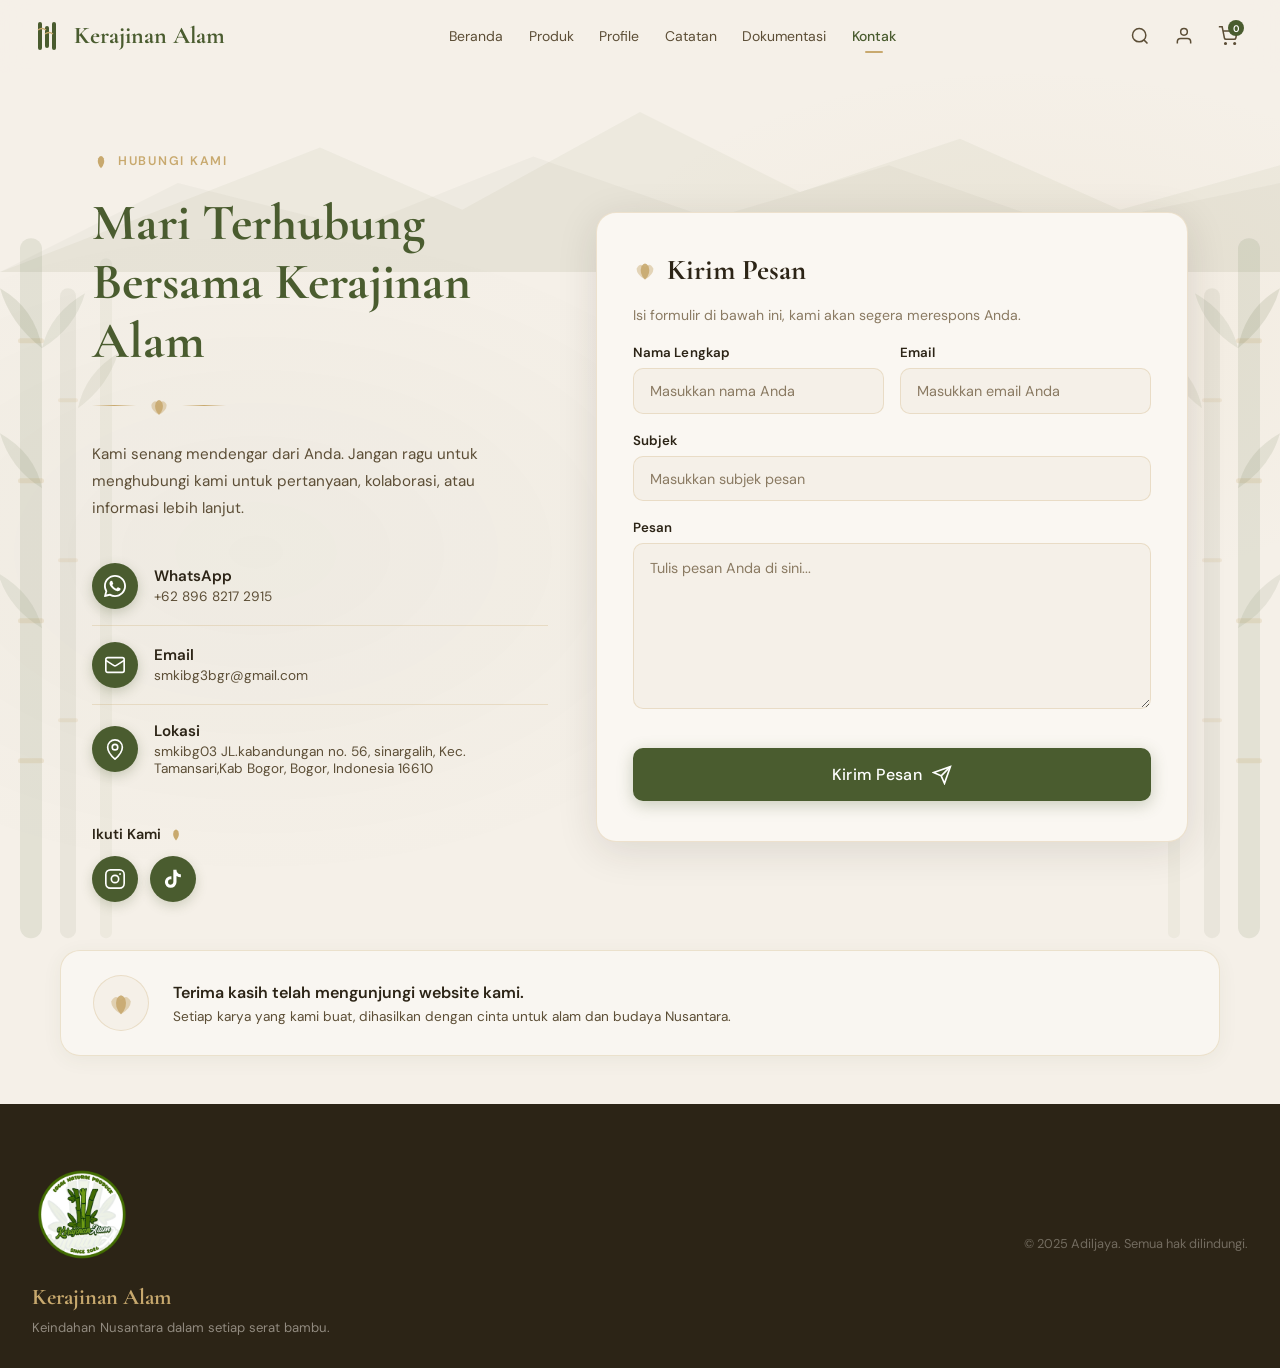
<file: kontak.html>
<!DOCTYPE html>
<html lang="id">
<head>
  <meta charset="UTF-8" />
  <meta name="viewport" content="width=device-width, initial-scale=1.0" />
  <title>Kontak — Kerajinan Alam</title>
  <link rel="stylesheet" href="kontak.css" />
  <link href="https://fonts.googleapis.com/css2?family=Cormorant+Garamond:ital,wght@0,400;0,600;0,700;1,400&family=DM+Sans:wght@300;400;500&display=swap" rel="stylesheet" />
  <style>
    /* FIX: Mobile Navbar */
    .mobile-menu { display: none; }
    @media (max-width: 1024px) {
      .navbar__links { display: none !important; }
      .navbar__actions { margin-left: auto; }
      .hamburger { display: flex !important; margin-left: .5rem; }
      .navbar__icon-btn:not(.cart-btn) { display: none !important; }
      .mobile-menu { display: flex; }
    }
  </style>
</head>
<body>

  <!-- ===== NAVBAR ===== -->
  <header class="navbar">
    <div class="navbar__inner">
      <a href="index.html" class="navbar__logo">
        <svg width="32" height="32" viewBox="0 0 32 32" fill="none">
          <rect x="6"  y="2" width="4" height="28" rx="2" fill="#4a5c2f"/>
          <rect x="13" y="6" width="4" height="22" rx="2" fill="#4a5c2f"/>
          <rect x="20" y="2" width="4" height="28" rx="2" fill="#4a5c2f"/>
          <path d="M6 10 Q10 7 14 10" stroke="#c8a96e" stroke-width="1.5" fill="none"/>
          <path d="M13 14 Q17 11 21 14" stroke="#c8a96e" stroke-width="1.5" fill="none"/>
        </svg>
        <div class="navbar__logo-text">
          <span class="navbar__brand">Kerajinan Alam</span>
        </div>
      </a>

      <nav class="navbar__links">
        <a href="beranda.html"  class="navbar__link">Beranda</a>
        <a href="produk.html"           class="navbar__link">Produk</a>
        <a href="profile.html" class="navbar__link">Profile</a>
        <a href="catatan-guru.html" class="navbar__link">Catatan</a>
        <a href="dokumentasi.html"           class="navbar__link">Dokumentasi</a>
        <a href="kontak.html" class="navbar__link active">Kontak</a>
      </nav>

      <div class="navbar__actions">
        <button class="navbar__icon-btn" aria-label="Cari">
          <svg width="20" height="20" viewBox="0 0 24 24" fill="none" stroke="currentColor" stroke-width="1.8"><circle cx="11" cy="11" r="8"/><path d="m21 21-4.35-4.35"/></svg>
        </button>
        <button class="navbar__icon-btn" aria-label="Akun">
          <svg width="20" height="20" viewBox="0 0 24 24" fill="none" stroke="currentColor" stroke-width="1.8"><path d="M20 21v-2a4 4 0 0 0-4-4H8a4 4 0 0 0-4 4v2"/><circle cx="12" cy="7" r="4"/></svg>
        </button>
        <button class="navbar__icon-btn cart-btn" aria-label="Keranjang">
          <svg width="20" height="20" viewBox="0 0 24 24" fill="none" stroke="currentColor" stroke-width="1.8"><circle cx="9" cy="21" r="1"/><circle cx="20" cy="21" r="1"/><path d="M1 1h4l2.68 13.39a2 2 0 0 0 2 1.61h9.72a2 2 0 0 0 2-1.61L23 6H6"/></svg>
          <span class="cart-badge">0</span>
        </button>
      </div>

      <button class="hamburger" id="hamburger" aria-label="Menu">
        <span></span><span></span><span></span>
      </button>
    </div>

    <div class="mobile-menu" id="mobileMenu">
      <a href="beranda.html"  class="mobile-menu__link">Beranda</a>
      <a href="produk.html" class="mobile-menu__link">Produk</a>
      <a href="profile.html"           class="mobile-menu__link">Profile</a>
      <a href="catatan-guru.html" class="mobile-menu__link">Catatan</a>
      <a href="dokumentasi.html"           class="mobile-menu__link">Dokumentasi</a>
      <a href="kontak.html" class="mobile-menu__link active">Kontak</a>
    </div>
  </header>

  <!-- ===== MAIN ===== -->
  <main class="kontak-page">

    <!-- Dekorasi bambu kiri -->
    <div class="deco deco--left" aria-hidden="true">
      <svg viewBox="0 0 180 700" fill="none" xmlns="http://www.w3.org/2000/svg">
        <rect x="20"  y="0"  width="22" height="700" rx="11" fill="#4a5c2f" opacity="0.10"/>
        <rect x="60"  y="50" width="16" height="650" rx="8"  fill="#4a5c2f" opacity="0.07"/>
        <rect x="100" y="20" width="12" height="680" rx="6"  fill="#4a5c2f" opacity="0.05"/>
        <!-- Ruas -->
        <rect x="18"  y="100" width="26" height="5" rx="2.5" fill="#c8a96e" opacity="0.20"/>
        <rect x="18"  y="240" width="26" height="5" rx="2.5" fill="#c8a96e" opacity="0.20"/>
        <rect x="18"  y="380" width="26" height="5" rx="2.5" fill="#c8a96e" opacity="0.20"/>
        <rect x="18"  y="520" width="26" height="5" rx="2.5" fill="#c8a96e" opacity="0.20"/>
        <rect x="58"  y="160" width="20" height="4" rx="2" fill="#c8a96e" opacity="0.15"/>
        <rect x="58"  y="320" width="20" height="4" rx="2" fill="#c8a96e" opacity="0.15"/>
        <rect x="58"  y="480" width="20" height="4" rx="2" fill="#c8a96e" opacity="0.15"/>
        <!-- Daun -->
        <path d="M42 110 Q10 85 0 50 Q35 70 42 110Z"   fill="#4a5c2f" opacity="0.12"/>
        <path d="M42 110 Q75 90 85 55 Q50 75 42 110Z"  fill="#4a5c2f" opacity="0.09"/>
        <path d="M42 250 Q10 230 0 195 Q35 215 42 250Z" fill="#4a5c2f" opacity="0.10"/>
        <path d="M78 170 Q108 148 118 115 Q85 135 78 170Z" fill="#4a5c2f" opacity="0.08"/>
        <path d="M42 390 Q8 370 -2 335 Q33 355 42 390Z"  fill="#4a5c2f" opacity="0.09"/>
      </svg>
    </div>

    <!-- Dekorasi bambu kanan -->
    <div class="deco deco--right" aria-hidden="true">
      <svg viewBox="0 0 180 700" fill="none" xmlns="http://www.w3.org/2000/svg">
        <rect x="138" y="0"  width="22" height="700" rx="11" fill="#4a5c2f" opacity="0.10"/>
        <rect x="104" y="50" width="16" height="650" rx="8"  fill="#4a5c2f" opacity="0.07"/>
        <rect x="68"  y="20" width="12" height="680" rx="6"  fill="#4a5c2f" opacity="0.05"/>
        <rect x="136" y="100" width="26" height="5" rx="2.5" fill="#c8a96e" opacity="0.20"/>
        <rect x="136" y="240" width="26" height="5" rx="2.5" fill="#c8a96e" opacity="0.20"/>
        <rect x="136" y="380" width="26" height="5" rx="2.5" fill="#c8a96e" opacity="0.20"/>
        <rect x="136" y="520" width="26" height="5" rx="2.5" fill="#c8a96e" opacity="0.20"/>
        <rect x="102" y="160" width="20" height="4" rx="2" fill="#c8a96e" opacity="0.15"/>
        <rect x="102" y="320" width="20" height="4" rx="2" fill="#c8a96e" opacity="0.15"/>
        <rect x="102" y="480" width="20" height="4" rx="2" fill="#c8a96e" opacity="0.15"/>
        <path d="M138 110 Q170 85 180 50 Q145 70 138 110Z"  fill="#4a5c2f" opacity="0.12"/>
        <path d="M138 110 Q105 90 95 55 Q130 75 138 110Z"   fill="#4a5c2f" opacity="0.09"/>
        <path d="M138 250 Q170 230 180 195 Q145 215 138 250Z" fill="#4a5c2f" opacity="0.10"/>
        <path d="M102 170 Q72 148 62 115 Q95 135 102 170Z"   fill="#4a5c2f" opacity="0.08"/>
        <path d="M138 390 Q172 370 182 335 Q147 355 138 390Z" fill="#4a5c2f" opacity="0.09"/>
      </svg>
    </div>

    <!-- Gunung & langit watermark bawah -->
    <div class="deco deco--mountain" aria-hidden="true">
      <svg viewBox="0 0 1440 200" fill="none" xmlns="http://www.w3.org/2000/svg" preserveAspectRatio="xMidYMax meet">
        <path d="M0 200 L360 60 L520 130 L720 20 L900 110 L1080 50 L1260 130 L1440 80 L1440 200Z" fill="#4a5c2f" opacity="0.05"/>
        <path d="M0 200 L200 100 L400 150 L600 70 L800 140 L1000 80 L1200 150 L1440 100 L1440 200Z" fill="#4a5c2f" opacity="0.04"/>
      </svg>
    </div>

    <!-- ===== KONTEN UTAMA ===== -->
    <div class="kontak-inner">

      <!-- KOLOM KIRI: info -->
      <div class="kontak-left">
        <p class="kontak-left__sub">
          <svg width="18" height="18" viewBox="0 0 20 20" fill="none">
            <path d="M10 18 Q5 13 7 7 Q10 2 13 7 Q15 13 10 18Z" fill="#c8a96e"/>
          </svg>
          HUBUNGI KAMI
        </p>

        <h1 class="kontak-left__title">Mari Terhubung<br/>Bersama Kerajinan Alam</h1>

        <div class="kontak-left__divider">
          <span></span>
          <svg width="22" height="22" viewBox="0 0 20 20" fill="none">
            <path d="M10 18 Q5 13 7 7 Q10 2 13 7 Q15 13 10 18Z" fill="#c8a96e" opacity="0.9"/>
            <path d="M10 18 Q3 14 3 9 Q6 3 10 8"  fill="#c8a96e" opacity="0.45"/>
            <path d="M10 18 Q17 14 17 9 Q14 3 10 8" fill="#c8a96e" opacity="0.45"/>
          </svg>
          <span></span>
        </div>

        <p class="kontak-left__desc">
          Kami senang mendengar dari Anda. Jangan ragu untuk menghubungi kami untuk pertanyaan, kolaborasi, atau informasi lebih lanjut.
        </p>

        <!-- Info kontak -->
        <ul class="kontak-info">
          <li class="kontak-info__item">
            <div class="kontak-info__icon">
              <!-- WhatsApp -->
              <svg width="22" height="22" viewBox="0 0 24 24" fill="white">
                <path d="M17.472 14.382c-.297-.149-1.758-.867-2.03-.967-.273-.099-.471-.148-.67.15-.197.297-.767.966-.94 1.164-.173.199-.347.223-.644.075-.297-.15-1.255-.463-2.39-1.475-.883-.788-1.48-1.761-1.653-2.059-.173-.297-.018-.458.13-.606.134-.133.298-.347.446-.52.149-.174.198-.298.298-.497.099-.198.05-.371-.025-.52-.075-.149-.669-1.612-.916-2.207-.242-.579-.487-.5-.669-.51-.173-.008-.371-.01-.57-.01-.198 0-.52.074-.792.372-.272.297-1.04 1.016-1.04 2.479 0 1.462 1.065 2.875 1.213 3.074.149.198 2.096 3.2 5.077 4.487.709.306 1.262.489 1.694.625.712.227 1.36.195 1.871.118.571-.085 1.758-.719 2.006-1.413.248-.694.248-1.289.173-1.413-.074-.124-.272-.198-.57-.347z"/>
                <path d="M12 0C5.373 0 0 5.373 0 12c0 2.115.549 4.099 1.508 5.827L.057 23.093a.75.75 0 0 0 .921.921l5.266-1.451A11.943 11.943 0 0 0 12 24c6.627 0 12-5.373 12-12S18.627 0 12 0zm0 22c-1.907 0-3.686-.528-5.2-1.444l-.372-.222-3.856 1.063 1.063-3.856-.222-.372A9.944 9.944 0 0 1 2 12C2 6.477 6.477 2 12 2s10 4.477 10 10-4.477 10-10 10z"/>
              </svg>
            </div>
            <div class="kontak-info__text">
              <strong>WhatsApp</strong>
              <span>+62 896 8217 2915</span>
            </div>
          </li>

          <li class="kontak-info__item">
            <div class="kontak-info__icon">
              <!-- Email -->
              <svg width="22" height="22" viewBox="0 0 24 24" fill="none" stroke="white" stroke-width="1.8">
                <rect x="2" y="4" width="20" height="16" rx="2"/>
                <path d="m22 7-8.97 5.7a1.94 1.94 0 0 1-2.06 0L2 7"/>
              </svg>
            </div>
            <div class="kontak-info__text">
              <strong>Email</strong>
              <span>smkibg3bgr@gmail.com</span>
            </div>
          </li>

          <li class="kontak-info__item">
            <div class="kontak-info__icon">
              <!-- Lokasi -->
              <svg width="22" height="22" viewBox="0 0 24 24" fill="none" stroke="white" stroke-width="1.8">
                <path d="M20 10c0 6-8 13-8 13s-8-7-8-13a8 8 0 0 1 16 0Z"/>
                <circle cx="12" cy="10" r="3"/>
              </svg>
            </div>
            <div class="kontak-info__text">
              <strong>Lokasi</strong>
              <span>smkibg03 JL.kabandungan no. 56, sinargalih, Kec. Tamansari,Kab Bogor, Bogor, Indonesia 16610</span>
            </div>
          </li>
        </ul>

        <!-- Sosmed -->
        <div class="sosmed">
          <p class="sosmed__label">
            Ikuti Kami
            <svg width="16" height="16" viewBox="0 0 20 20" fill="none">
              <path d="M10 18 Q5 13 7 7 Q10 2 13 7 Q15 13 10 18Z" fill="#c8a96e"/>
            </svg>
          </p>
          <div class="sosmed__icons">

            <!-- Instagram -->
            <a href="https://www.instagram.com/smkibg3.official?igsh=NGgxYzN4d2czdXRh" class="sosmed__btn" aria-label="Instagram" target="_blank" rel="noopener">
              <svg width="22" height="22" viewBox="0 0 24 24" fill="none" stroke="white" stroke-width="1.8">
                <rect x="2" y="2" width="20" height="20" rx="5"/>
                <circle cx="12" cy="12" r="4"/>
                <circle cx="17.5" cy="6.5" r="1" fill="white" stroke="none"/>
              </svg>
            </a>

            <!-- TikTok -->
            <a href="https://www.tiktok.com/@smkibg3official?_r=1&_t=ZS-96gNiFQf841" class="sosmed__btn" aria-label="TikTok" target="_blank" rel="noopener">
              <svg width="22" height="22" viewBox="0 0 24 24" fill="white">
                <path d="M19.59 6.69a4.83 4.83 0 0 1-3.77-4.25V2h-3.45v13.67a2.89 2.89 0 0 1-2.88 2.5 2.89 2.89 0 0 1-2.89-2.89 2.89 2.89 0 0 1 2.89-2.89c.28 0 .54.04.79.1V9.01a6.33 6.33 0 0 0-.79-.05 6.34 6.34 0 0 0-6.34 6.34 6.34 6.34 0 0 0 6.34 6.34 6.34 6.34 0 0 0 6.33-6.34V8.69a8.18 8.18 0 0 0 4.78 1.52V6.74a4.85 4.85 0 0 1-1.01-.05z"/>
              </svg>
            </a>

          </div>
        </div>
      </div>

      <!-- KOLOM KANAN: form -->
      <div class="kontak-right">
        <div class="form-card">

          <div class="form-card__header">
            <svg width="24" height="24" viewBox="0 0 20 20" fill="none">
              <path d="M10 18 Q5 13 7 7 Q10 2 13 7 Q15 13 10 18Z" fill="#c8a96e" opacity="0.9"/>
              <path d="M10 18 Q3 14 3 9 Q6 3 10 8"  fill="#c8a96e" opacity="0.45"/>
              <path d="M10 18 Q17 14 17 9 Q14 3 10 8" fill="#c8a96e" opacity="0.45"/>
            </svg>
            <h2 class="form-card__title">Kirim Pesan</h2>
          </div>
          <p class="form-card__sub">Isi formulir di bawah ini, kami akan segera merespons Anda.</p>

          <!-- Form dikirim ke email via mailto -->
          <form class="kontak-form" id="kontakForm" novalidate>

            <div class="form-row">
              <div class="form-group">
                <label class="form-label" for="nama">Nama Lengkap</label>
                <input class="form-input" type="text" id="nama" name="nama"
                  placeholder="Masukkan nama Anda" required autocomplete="name"/>
              </div>
              <div class="form-group">
                <label class="form-label" for="email">Email</label>
                <input class="form-input" type="email" id="email" name="email"
                  placeholder="Masukkan email Anda" required autocomplete="email"/>
              </div>
            </div>

            <div class="form-group">
              <label class="form-label" for="subjek">Subjek</label>
              <input class="form-input" type="text" id="subjek" name="subjek"
                placeholder="Masukkan subjek pesan" required/>
            </div>

            <div class="form-group">
              <label class="form-label" for="pesan">Pesan</label>
              <textarea class="form-input form-textarea" id="pesan" name="pesan"
                placeholder="Tulis pesan Anda di sini..." rows="6" required></textarea>
            </div>

            <!-- Notifikasi -->
            <div class="form-notif" id="formNotif" aria-live="polite"></div>

            <button class="form-submit" type="submit">
              Kirim Pesan
              <svg width="20" height="20" viewBox="0 0 24 24" fill="none" stroke="currentColor" stroke-width="2">
                <line x1="22" y1="2" x2="11" y2="13"/>
                <polygon points="22 2 15 22 11 13 2 9 22 2"/>
              </svg>
            </button>

          </form>
        </div>
      </div>

    </div><!-- /kontak-inner -->

    <!-- ===== FOOTER STRIP ===== -->
    <div class="kontak-footer-strip">
      <div class="kontak-footer-strip__icon">
        <svg width="28" height="28" viewBox="0 0 20 20" fill="none">
          <path d="M10 18 Q5 13 7 7 Q10 2 13 7 Q15 13 10 18Z" fill="#c8a96e" opacity="0.9"/>
          <path d="M10 18 Q3 14 3 9 Q6 3 10 8"  fill="#c8a96e" opacity="0.45"/>
          <path d="M10 18 Q17 14 17 9 Q14 3 10 8" fill="#c8a96e" opacity="0.45"/>
        </svg>
      </div>
      <div>
        <p class="kontak-footer-strip__title">Terima kasih telah mengunjungi website kami.</p>
        <p class="kontak-footer-strip__desc">Setiap karya yang kami buat, dihasilkan dengan cinta untuk alam dan budaya Nusantara.</p>
      </div>
    </div>

  </main>

  <!-- ===== FOOTER ===== -->
  <footer class="footer">
    <div class="footer__inner">
      <div class="footer__brand">
        <img src="logo.png" alt="" height="auto" width="100px">
        <span>Kerajinan Alam</span>
        <p>Keindahan Nusantara dalam setiap serat bambu.</p>
      </div>
      <div class="footer__copy">&copy; 2025 Adiljaya. Semua hak dilindungi.</div>
    </div>
  </footer>

  <script>
    // Navbar
    const hamburger = document.getElementById('hamburger');
    const mobileMenu = document.getElementById('mobileMenu');
    hamburger.addEventListener('click', () => {
      hamburger.classList.toggle('open');
      mobileMenu.classList.toggle('open');
    });
    document.querySelectorAll('.mobile-menu__link').forEach(l => {
      l.addEventListener('click', () => { hamburger.classList.remove('open'); mobileMenu.classList.remove('open'); });
    });
    window.addEventListener('scroll', () => {
      document.querySelector('.navbar').classList.toggle('scrolled', window.scrollY > 40);
    });

    // Form — kirim via mailto ke akunbelajar0628@gmail.com
    document.getElementById('kontakForm').addEventListener('submit', function(e) {
      e.preventDefault();

      const nama   = document.getElementById('nama').value.trim();
      const email  = document.getElementById('email').value.trim();
      const subjek = document.getElementById('subjek').value.trim();
      const pesan  = document.getElementById('pesan').value.trim();
      const notif  = document.getElementById('formNotif');

      // Validasi
      if (!nama || !email || !subjek || !pesan) {
        notif.className = 'form-notif form-notif--error';
        notif.textContent = 'Harap isi semua kolom sebelum mengirim.';
        return;
      }
      const emailRe = /^[^\s@]+@[^\s@]+\.[^\s@]+$/;
      if (!emailRe.test(email)) {
        notif.className = 'form-notif form-notif--error';
        notif.textContent = 'Format email tidak valid.';
        return;
      }

      // Buka mailto — kirim ke akunbelajar0628@gmail.com
      const body = `Nama: ${nama}%0AEmail Pengirim: ${email}%0A%0APesan:%0A${encodeURIComponent(pesan)}`;
      const mailtoLink = `mailto:akunbelajar0628@gmail.com?subject=${encodeURIComponent(subjek)}&body=${body}`;
      window.location.href = mailtoLink;

      notif.className = 'form-notif form-notif--success';
      notif.textContent = '✓ Aplikasi email Anda terbuka. Silakan kirim pesan dari sana.';

      // Reset form setelah 3 detik
      setTimeout(() => {
        this.reset();
        notif.className = 'form-notif';
        notif.textContent = '';
      }, 3000);
    });
  </script>

</body>
</html>
</file>
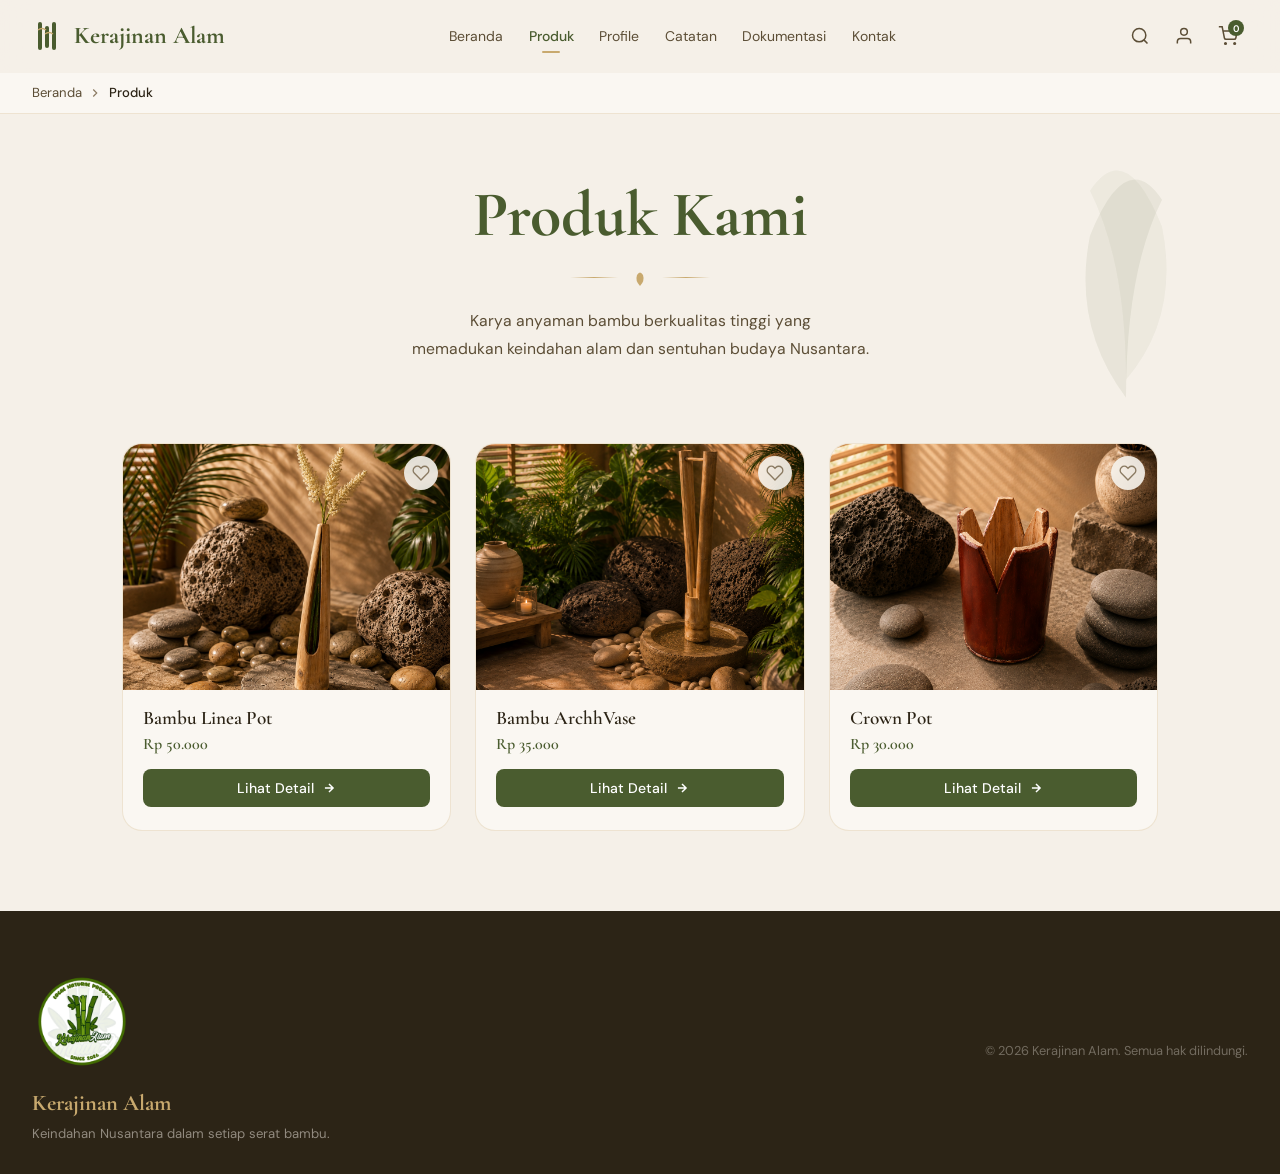
<file: produk.html>
<!DOCTYPE html>
<html lang="id">
<head>
  <meta charset="UTF-8" />
  <meta name="viewport" content="width=device-width, initial-scale=1.0" />
  <title>Produk Kami — Kerajinan Alam</title>
  <link rel="stylesheet" href="produk.css" />
  <link href="https://fonts.googleapis.com/css2?family=Cormorant+Garamond:ital,wght@0,400;0,600;0,700;1,400&family=DM+Sans:wght@300;400;500&display=swap" rel="stylesheet" />
  <style>
    /* FIX: Mobile Navbar */
    .mobile-menu { display: none; }
    @media (max-width: 1024px) {
      .navbar__links { display: none !important; }
      .navbar__actions { margin-left: auto; }
      .hamburger { display: flex !important; margin-left: .5rem; }
      .navbar__icon-btn:not(.cart-btn) { display: none !important; }
      .mobile-menu { display: flex; }
    }
  </style>
</head>
<body>

  <!-- ===== NAVBAR ===== -->
  <header class="navbar">
    <div class="navbar__inner">
      <a href="index.html" class="navbar__logo">
        <svg width="32" height="32" viewBox="0 0 32 32" fill="none">
          <rect x="6"  y="2" width="4" height="28" rx="2" fill="#4a5c2f"/>
          <rect x="13" y="6" width="4" height="22" rx="2" fill="#4a5c2f"/>
          <rect x="20" y="2" width="4" height="28" rx="2" fill="#4a5c2f"/>
          <path d="M6 10 Q10 7 14 10" stroke="#c8a96e" stroke-width="1.5" fill="none"/>
          <path d="M13 14 Q17 11 21 14" stroke="#c8a96e" stroke-width="1.5" fill="none"/>
        </svg>
        <div class="navbar__logo-text">
          <span class="navbar__brand">Kerajinan Alam</span>
        </div>
      </a>

      <nav class="navbar__links">
        <a href="beranda.html"       class="navbar__link">Beranda</a>
        <a href="produk.html"      class="navbar__link active">Produk</a>
        <a href="profile.html"     class="navbar__link">Profile</a>
        <a href="catatan-guru.html" class="navbar__link">Catatan</a>
        <a href="dokumentasi.html" class="navbar__link">Dokumentasi</a>
        <a href="kontak.html"      class="navbar__link">Kontak</a>
      </nav>

      <div class="navbar__actions">
        <button class="navbar__icon-btn" aria-label="Cari">
          <svg width="20" height="20" viewBox="0 0 24 24" fill="none" stroke="currentColor" stroke-width="1.8"><circle cx="11" cy="11" r="8"/><path d="m21 21-4.35-4.35"/></svg>
        </button>
        <button class="navbar__icon-btn" aria-label="Akun">
          <svg width="20" height="20" viewBox="0 0 24 24" fill="none" stroke="currentColor" stroke-width="1.8"><path d="M20 21v-2a4 4 0 0 0-4-4H8a4 4 0 0 0-4 4v2"/><circle cx="12" cy="7" r="4"/></svg>
        </button>
        <button class="navbar__icon-btn cart-btn" aria-label="Keranjang">
          <svg width="20" height="20" viewBox="0 0 24 24" fill="none" stroke="currentColor" stroke-width="1.8"><circle cx="9" cy="21" r="1"/><circle cx="20" cy="21" r="1"/><path d="M1 1h4l2.68 13.39a2 2 0 0 0 2 1.61h9.72a2 2 0 0 0 2-1.61L23 6H6"/></svg>
          <span class="cart-badge">0</span>
        </button>
      </div>

      <button class="hamburger" id="hamburger" aria-label="Menu">
        <span></span><span></span><span></span>
      </button>
    </div>

    <div class="mobile-menu" id="mobileMenu">
      <a href="beranda.html"       class="mobile-menu__link">Beranda</a>
      <a href="produk.html"      class="mobile-menu__link active">Produk</a>
      <a href="profile.html"     class="mobile-menu__link">Profile</a>
      <a href="catatan-guru.html" class="mobile-menu__link">Catatan</a>
      <a href="dokumentasi.html" class="mobile-menu__link">Dokumentasi</a>
      <a href="kontak.html"      class="mobile-menu__link">Kontak</a>
    </div>
  </header>

  <!-- ===== MAIN ===== -->
  <main class="produk-main">

    <!-- Breadcrumb -->
    <div class="breadcrumb">
      <div class="breadcrumb__inner">
        <a href="beranda.html">Beranda</a>
        <svg width="14" height="14" viewBox="0 0 24 24" fill="none" stroke="currentColor" stroke-width="2"><path d="m9 18 6-6-6-6"/></svg>
        <span>Produk</span>
      </div>
    </div>

    <!-- Hero -->
    <section class="produk-hero">
      <div class="produk-hero__deco" aria-hidden="true">
        <svg viewBox="0 0 200 300" fill="none">
          <path d="M100 300 Q40 220 60 120 Q100 20 140 80 Q100 160 100 300Z" fill="#4a5c2f" opacity="0.08"/>
          <path d="M100 280 Q160 210 140 110 Q100 10 60 70 Q100 150 100 280Z" fill="#4a5c2f" opacity="0.05"/>
        </svg>
      </div>
      <h1 class="produk-hero__title">Produk Kami</h1>
      <div class="produk-hero__divider">
        <span></span>
        <svg width="20" height="20" viewBox="0 0 20 20" fill="none">
          <path d="M10 18 Q5 13 7 7 Q10 2 13 7 Q15 13 10 18Z" fill="#c8a96e"/>
        </svg>
        <span></span>
      </div>
      <p class="produk-hero__desc">
        Karya anyaman bambu berkualitas tinggi yang<br class="br-d"/>
        memadukan keindahan alam dan sentuhan budaya Nusantara.
      </p>
    </section>

    <!-- Grid Produk -->
    <section class="produk-grid-section">
      <div class="produk-grid">

        <!-- ══════════════════════════════════════════
             PRODUK 1
             Ganti src="foto-produk-1.jpg" dengan nama
             file foto produk 1 kamu
        ══════════════════════════════════════════ -->
        <div class="produk-card">
          <div class="produk-card__img-wrap">
            <button class="produk-card__wish" aria-label="Wishlist">
              <svg width="18" height="18" viewBox="0 0 24 24" fill="none" stroke="currentColor" stroke-width="1.8"><path d="M20.84 4.61a5.5 5.5 0 0 0-7.78 0L12 5.67l-1.06-1.06a5.5 5.5 0 0 0-7.78 7.78l1.06 1.06L12 21.23l7.78-7.78 1.06-1.06a5.5 5.5 0 0 0 0-7.78z"/></svg>
            </button>
            <img
              src="ftpr1.png"
              alt="Nama Produk 1"
              class="produk-img"
              onerror="this.style.display='none'; this.nextElementSibling.style.display='flex';"
            />
            <div class="img-placeholder" style="display:none;">
              <svg width="40" height="40" viewBox="0 0 24 24" fill="none" stroke="#c8a96e" stroke-width="1"><rect x="3" y="3" width="18" height="18" rx="2"/><circle cx="8.5" cy="8.5" r="1.5"/><path d="m21 15-5-5L5 21"/></svg>
              <span>Foto Produk 1</span>
            </div>
          </div>
          <div class="produk-card__body">
            <h3 class="produk-card__name">Bambu Linea Pot</h3>
            <p class="produk-card__price">Rp 50.000</p>
            <a href="produk1.html" class="produk-card__btn">
              Lihat Detail
              <svg width="14" height="14" viewBox="0 0 24 24" fill="none" stroke="currentColor" stroke-width="2.5"><path d="M5 12h14M12 5l7 7-7 7"/></svg>
            </a>
          </div>
        </div>

        <!-- ══════════════════════════════════════════
             PRODUK 2
             Ganti src="foto-produk-2.jpg"
        ══════════════════════════════════════════ -->
        <div class="produk-card">
          <div class="produk-card__img-wrap">
            <button class="produk-card__wish" aria-label="Wishlist">
              <svg width="18" height="18" viewBox="0 0 24 24" fill="none" stroke="currentColor" stroke-width="1.8"><path d="M20.84 4.61a5.5 5.5 0 0 0-7.78 0L12 5.67l-1.06-1.06a5.5 5.5 0 0 0-7.78 7.78l1.06 1.06L12 21.23l7.78-7.78 1.06-1.06a5.5 5.5 0 0 0 0-7.78z"/></svg>
            </button>
            <img
              src="ftpr2.png"
              alt="Nama Produk 2"
              class="produk-img"
              onerror="this.style.display='none'; this.nextElementSibling.style.display='flex';"
            />
            <div class="img-placeholder" style="display:none;">
              <svg width="40" height="40" viewBox="0 0 24 24" fill="none" stroke="#c8a96e" stroke-width="1"><rect x="3" y="3" width="18" height="18" rx="2"/><circle cx="8.5" cy="8.5" r="1.5"/><path d="m21 15-5-5L5 21"/></svg>
              <span>Foto Produk 2</span>
            </div>
          </div>
          <div class="produk-card__body">
            <h3 class="produk-card__name">Bambu ArchhVase</h3>
            <p class="produk-card__price">Rp 35.000</p>
            <a href="produk2.html" class="produk-card__btn">
              Lihat Detail
              <svg width="14" height="14" viewBox="0 0 24 24" fill="none" stroke="currentColor" stroke-width="2.5"><path d="M5 12h14M12 5l7 7-7 7"/></svg>
            </a>
          </div>
        </div>

        <!-- ══════════════════════════════════════════
             PRODUK 3
             Ganti src="foto-produk-3.jpg"
        ══════════════════════════════════════════ -->
        <div class="produk-card">
          <div class="produk-card__img-wrap">
            <button class="produk-card__wish" aria-label="Wishlist">
              <svg width="18" height="18" viewBox="0 0 24 24" fill="none" stroke="currentColor" stroke-width="1.8"><path d="M20.84 4.61a5.5 5.5 0 0 0-7.78 0L12 5.67l-1.06-1.06a5.5 5.5 0 0 0-7.78 7.78l1.06 1.06L12 21.23l7.78-7.78 1.06-1.06a5.5 5.5 0 0 0 0-7.78z"/></svg>
            </button>
            <img
              src="ftpr3.png"
              alt="Nama Produk 3"
              class="produk-img"
              onerror="this.style.display='none'; this.nextElementSibling.style.display='flex';"
            />
            <div class="img-placeholder" style="display:none;">
              <svg width="40" height="40" viewBox="0 0 24 24" fill="none" stroke="#c8a96e" stroke-width="1"><rect x="3" y="3" width="18" height="18" rx="2"/><circle cx="8.5" cy="8.5" r="1.5"/><path d="m21 15-5-5L5 21"/></svg>
              <span>Foto Produk 3</span>
            </div>
          </div>
          <div class="produk-card__body">
            <h3 class="produk-card__name">Crown Pot</h3>
            <p class="produk-card__price">Rp 30.000</p>
            <a href="produk3.html" class="produk-card__btn">
              Lihat Detail
              <svg width="14" height="14" viewBox="0 0 24 24" fill="none" stroke="currentColor" stroke-width="2.5"><path d="M5 12h14M12 5l7 7-7 7"/></svg>
            </a>
          </div>
        </div>

      </div>
    </section>

  </main>

  <!-- ===== FOOTER ===== -->
  <footer class="footer">
    <div class="footer__inner">
      <div class="footer__brand">
        <img src="logo.png" alt="" height="auto" width="100px">
        <span>Kerajinan Alam</span>
        <p>Keindahan Nusantara dalam setiap serat bambu.</p>
      </div>
      <div class="footer__copy">
        &copy; 2026 Kerajinan Alam. Semua hak dilindungi.
      </div>
    </div>
  </footer>

  <script>
    // Navbar
    const hamburger = document.getElementById('hamburger');
    const mobileMenu = document.getElementById('mobileMenu');
    hamburger.addEventListener('click', () => {
      const isOpen = hamburger.classList.toggle('open');
      mobileMenu.classList.toggle('open', isOpen);
      document.body.style.overflow = isOpen ? 'hidden' : '';
    });
    document.querySelectorAll('.mobile-menu__link').forEach(l => {
      l.addEventListener('click', () => {
        hamburger.classList.remove('open');
        mobileMenu.classList.remove('open');
        document.body.style.overflow = '';
      });
    });
    window.addEventListener('scroll', () => {
      document.querySelector('.navbar').classList.toggle('scrolled', window.scrollY > 40);
    });

    // Wishlist toggle
    document.querySelectorAll('.produk-card__wish').forEach(btn => {
      btn.addEventListener('click', () => btn.classList.toggle('wished'));
    });
  </script>

</body>
</html>
</file>
<file: login.css>
/* ============================================================
   ADILJAYA — login.css  (STANDALONE)
   ============================================================ */

/* ── Reset ─────────────────────────────────────────────── */
*, *::before, *::after { box-sizing: border-box; margin: 0; padding: 0; }
html { font-size: 16px; }
body {
  font-family: 'DM Sans', sans-serif;
  min-height: 100vh;
  display: flex;
  align-items: center;
  justify-content: center;
  background: #e8e0d0;
  padding: 1.5rem;
}

/* ── Variables ──────────────────────────────────────────── */
:root {
  --cream:     #faf7f2;
  --bamboo:    #c8a96e;
  --bamboo-lt: #dfc99a;
  --moss:      #4a5c2f;
  --moss-lt:   #5e7540;
  --text-dark: #2c2416;
  --text-mid:  #5c4e36;
  --text-light:#8a7a62;
  --border:    rgba(200,169,110,0.30);
  --error:     #b91c1c;
  --shadow:    0 24px 64px rgba(44,36,22,0.20);
}


/* ============================================================
   CARD — layout 2 kolom
   ============================================================ */
.login-card {
  display: grid;
  grid-template-columns: 1fr 1fr;
  width: 100%;
  max-width: 880px;
  min-height: 540px;
  border-radius: 24px;
  overflow: hidden;
  box-shadow: var(--shadow);
  animation: cardIn 0.55s cubic-bezier(.22,.68,0,1.15) both;
}

@keyframes cardIn {
  from { opacity: 0; transform: translateY(30px) scale(0.97); }
  to   { opacity: 1; transform: translateY(0) scale(1); }
}


/* ============================================================
   KOLOM KIRI — foto & brand
   ============================================================ */
.login-left {
  position: relative;
  display: flex;
  align-items: flex-end;
  justify-content: flex-start;
  padding: 2.5rem;
  overflow: hidden;
  /* Warna fallback kalau foto belum ada */
  background: linear-gradient(160deg, #c8be9a 0%, #a09070 50%, #788a58 100%);
}

/* ── Foto latar belakang ── */
.bg-photo {
  position: absolute;
  inset: 0;
  width: 100%; height: 100%;
  object-fit: cover;
  object-position: center;
  z-index: 0;
}

/* ── Overlay gelap bawah biar teks terbaca ── */
.bg-overlay {
  position: absolute;
  inset: 0;
  background: linear-gradient(
    to bottom,
    rgba(20,16,8,0.10) 0%,
    rgba(20,16,8,0.20) 40%,
    rgba(20,16,8,0.60) 100%
  );
  z-index: 1;
}

/* ── Ornamen batik pojok kanan atas ── */
.batik-ornamen {
  position: absolute;
  top: 0; right: 0;
  z-index: 2;
  pointer-events: none;
}

/* ── Brand (logo + nama) ── */
.login-brand {
  position: relative;
  z-index: 3;
  display: flex;
  flex-direction: column;
  align-items: flex-start;
  gap: 0.4rem;
}

/* Logo wrapper */
.brand-logo {
  width: 110x; height: 110px;
  border-radius: 10%;
  display: flex; align-items: center; justify-content: center;
  overflow: hidden;
  margin-bottom: 0.5rem;
}

/* ▸ Foto logo */
.brand-logo img {
  width: 100%; height: 100%;
  object-fit: contain;
  border-radius: 50%;
}

/* Fallback kalau logo.png tidak ada — tampilkan lingkaran kosong elegan */
.brand-logo.no-logo {
  background: rgba(200,169,110,0.25);
}

.brand-name {
  font-family: 'Cormorant Garamond', serif;
  font-size: 2rem;
  font-weight: 700;
  color: white;
  letter-spacing: 0.02em;
  text-shadow: 0 2px 12px rgba(0,0,0,0.4);
  line-height: 1;
}

.brand-tagline {
  font-size: 0.65rem;
  font-weight: 500;
  letter-spacing: 0.2em;
  color: rgba(255,255,255,0.80);
  text-shadow: 0 1px 6px rgba(0,0,0,0.3);
}


/* ============================================================
   KOLOM KANAN — form
   ============================================================ */
.login-right {
  display: flex;
  align-items: center;
  justify-content: center;
  padding: 3rem 2.5rem;
  background: var(--cream);
}

.login-form-wrap {
  width: 100%;
  max-width: 340px;
  display: flex;
  flex-direction: column;
  align-items: center;
  gap: 1.1rem;
}

/* Judul */
.login-title {
  font-family: 'Cormorant Garamond', serif;
  font-size: 2rem;
  font-weight: 700;
  color: var(--text-dark);
  text-align: center;
}

/* Divider ornamen */
.login-divider {
  display: flex;
  align-items: center;
  gap: 12px;
  width: 100%;
}
.login-divider span {
  flex: 1; height: 1px;
  background: linear-gradient(90deg, transparent, var(--bamboo), transparent);
  opacity: 0.5;
}

/* Subtitle */
.login-subtitle {
  font-size: 0.9rem;
  color: var(--text-mid);
  text-align: center;
  line-height: 1.65;
}

/* Ikon user */
.user-icon {
  width: 46px; height: 46px;
  border-radius: 50%;
  background: rgba(74,92,47,0.08);
  border: 1.5px solid rgba(74,92,47,0.15);
  display: flex; align-items: center; justify-content: center;
  align-self: flex-start;
}

/* Form */
.login-form {
  width: 100%;
  display: flex;
  flex-direction: column;
  gap: 0.9rem;
}

.field-group {
  display: flex;
  flex-direction: column;
  gap: 0.4rem;
}

.field-label {
  font-size: 0.85rem;
  font-weight: 600;
  color: var(--text-dark);
}

.field-wrap { position: relative; }

.field-input {
  width: 100%;
  padding: 0.85rem 2.8rem 0.85rem 1.1rem;
  background: white;
  border: 1.5px solid var(--border);
  border-radius: 12px;
  font-family: 'DM Sans', sans-serif;
  font-size: 0.92rem;
  color: var(--text-dark);
  outline: none;
  transition: border-color 0.2s, box-shadow 0.2s;
}
.field-input::placeholder { color: var(--text-light); }
.field-input:focus {
  border-color: var(--bamboo);
  box-shadow: 0 0 0 3px rgba(200,169,110,0.15);
}
.field-input--error {
  border-color: var(--error) !important;
  box-shadow: 0 0 0 3px rgba(185,28,28,0.10) !important;
  animation: shake 0.3s ease;
}

@keyframes shake {
  0%,100% { transform: translateX(0); }
  25%,75%  { transform: translateX(-5px); }
  50%      { transform: translateX(5px); }
}

.field-icon {
  position: absolute;
  right: 0.9rem; top: 50%;
  transform: translateY(-50%);
  pointer-events: none;
  display: flex;
}

.field-error {
  font-size: 0.76rem;
  color: var(--error);
  min-height: 1rem;
  padding-left: 2px;
}

/* Tombol masuk */
.btn-masuk {
  display: flex;
  align-items: center;
  justify-content: center;
  gap: 10px;
  width: 100%;
  padding: 0.95rem 1.5rem;
  background: var(--moss);
  color: white;
  border: none;
  border-radius: 12px;
  font-family: 'DM Sans', sans-serif;
  font-size: 1rem;
  font-weight: 600;
  cursor: pointer;
  box-shadow: 0 4px 16px rgba(74,92,47,0.30);
  transition: background 0.22s, transform 0.18s, box-shadow 0.22s;
  margin-top: 0.2rem;
}
.btn-masuk:hover:not(:disabled) {
  background: var(--moss-lt);
  transform: translateY(-2px);
  box-shadow: 0 8px 24px rgba(74,92,47,0.36);
}
.btn-masuk:active:not(:disabled) { transform: translateY(0); }
.btn-masuk:disabled { opacity: 0.7; cursor: not-allowed; }

/* Spinner */
.spinner {
  width: 17px; height: 17px;
  border: 2.5px solid rgba(255,255,255,0.3);
  border-top-color: white;
  border-radius: 50%;
  animation: spin 0.7s linear infinite;
}
@keyframes spin { to { transform: rotate(360deg); } }

/* Quote */
.login-quote {
  font-size: 0.8rem;
  color: var(--text-light);
  font-style: italic;
  text-align: center;
}

/* Ornamen daun */
.leaf-ornamen { opacity: 0.7; }


/* ============================================================
   TOAST
   ============================================================ */
.toast {
  position: fixed;
  bottom: 2rem; left: 50%;
  transform: translateX(-50%) translateY(20px);
  background: white;
  color: var(--text-dark);
  padding: 0.8rem 1.75rem;
  border-radius: 50px;
  font-size: 0.88rem;
  font-weight: 500;
  box-shadow: 0 8px 32px rgba(0,0,0,0.14);
  border-left: 4px solid var(--moss);
  opacity: 0;
  transition: opacity 0.3s, transform 0.3s;
  pointer-events: none;
  white-space: nowrap;
  z-index: 999;
}
.toast--show   { opacity: 1; transform: translateX(-50%) translateY(0); }
.toast--error  { border-left-color: var(--error); }
.toast--success{ border-left-color: var(--moss); }


/* ============================================================
   RESPONSIVE — MOBILE ≤ 680px
   ============================================================ */
@media (max-width: 680px) {
  body { padding: 0; background: var(--cream); align-items: flex-start; }

  .login-card {
    grid-template-columns: 1fr;
    border-radius: 0;
    box-shadow: none;
    min-height: 100vh;
  }

  /* Kolom kiri jadi header di mobile */
  .login-left {
    min-height: 260px;
    border-radius: 0 0 28px 28px;
    padding: 2rem 1.75rem;
    align-items: flex-end;
  }

  .brand-name    { font-size: 1.75rem; }
  .brand-logo    { width: 58px; height: 58px; }

  .login-right   { padding: 2rem 1.5rem 3rem; align-items: flex-start; }
  .login-form-wrap { max-width: 100%; }
  .login-title   { font-size: 1.7rem; }
}

@media (max-width: 380px) {
  .login-left  { min-height: 220px; }
  .login-title { font-size: 1.5rem; }
  .btn-masuk   { font-size: 0.92rem; }
}
</file>
<file: style.css>
/* ============================================================
   ADILJAYA — style.css
   Tema: Natural Bamboo / Nusantara
   Warna:
     --cream      : #f5f0e8  (background utama)
     --warm-white : #faf7f2
     --bamboo     : #c8a96e  (aksen emas bambu)
     --moss       : #4a5c2f  (hijau lumut / CTA)
     --moss-light : #6a7e45
     --bark       : #7a5c38  (coklat kulit bambu)
     --text-dark  : #2c2416
     --text-mid   : #5c4e36
     --text-light : #8a7a62
   ============================================================ */

/* ── Reset & Base ────────────────────────────────────────── */
*, *::before, *::after { box-sizing: border-box; margin: 0; padding: 0; }

html { scroll-behavior: smooth; font-size: 16px; }

body {
  font-family: 'DM Sans', sans-serif;
  background-color: var(--cream);
  color: var(--text-dark);
  overflow-x: hidden;
}

/* ── CSS Variables ───────────────────────────────────────── */
:root {
  --cream:       #f5f0e8;
  --warm-white:  #faf7f2;
  --bamboo:      #c8a96e;
  --bamboo-light:#dfc99a;
  --moss:        #4a5c2f;
  --moss-light:  #6a7e45;
  --bark:        #7a5c38;
  --text-dark:   #2c2416;
  --text-mid:    #5c4e36;
  --text-light:  #8a7a62;
  --border:      rgba(200, 169, 110, 0.25);
  --shadow-soft: 0 4px 24px rgba(74, 92, 47, 0.08);
  --shadow-card: 0 8px 32px rgba(44, 36, 22, 0.10);
  --radius:      12px;
  --radius-lg:   20px;
  --nav-h:       72px;
}

img { display: block; max-width: 100%; }
a { text-decoration: none; color: inherit; }
button { cursor: pointer; border: none; background: none; }

/* ── Typography ──────────────────────────────────────────── */
h1, h2, h3 {
  font-family: 'Cormorant Garamond', serif;
  font-weight: 700;
  line-height: 1.15;
}


/* ============================================================
   NAVBAR
   ============================================================ */
.navbar {
  position: fixed;
  top: 0; left: 0; right: 0;
  z-index: 100;
  background: rgba(245, 240, 232, 0.92);
  backdrop-filter: blur(12px);
  -webkit-backdrop-filter: blur(12px);
  border-bottom: 1px solid transparent;
  transition: border-color 0.3s, box-shadow 0.3s;
}

.navbar.scrolled {
  border-color: var(--border);
  box-shadow: var(--shadow-soft);
}

.navbar__inner {
  max-width: 1280px;
  margin: 0 auto;
  height: var(--nav-h);
  display: flex;
  align-items: center;
  gap: 2rem;
  padding: 0 2rem;
}

/* Logo */
.navbar__logo {
  display: flex;
  align-items: center;
  gap: 10px;
  flex-shrink: 0;
}

.navbar__brand {
  font-family: 'Cormorant Garamond', serif;
  font-size: 1.6rem;
  font-weight: 700;
  color: var(--moss);
  letter-spacing: 0.02em;
}

/* Desktop links */
.navbar__links {
  display: flex;
  align-items: center;
  gap: 0.25rem;
  margin: 0 auto;
}

.navbar__link {
  font-size: 0.9rem;
  font-weight: 400;
  color: var(--text-mid);
  padding: 0.4rem 0.85rem;
  border-radius: 6px;
  transition: color 0.2s, background 0.2s;
  white-space: nowrap;
}

.navbar__link:hover { color: var(--moss); background: rgba(74, 92, 47, 0.07); }
.navbar__link.active {
  color: var(--moss);
  font-weight: 500;
  position: relative;
}
.navbar__link.active::after {
  content: '';
  position: absolute;
  left: 50%; transform: translateX(-50%);
  bottom: -4px;
  width: 18px; height: 2px;
  background: var(--bamboo);
  border-radius: 2px;
}

/* Action icons */
.navbar__actions {
  display: flex;
  align-items: center;
  gap: 0.25rem;
  flex-shrink: 0;
}

.navbar__icon-btn {
  width: 40px; height: 40px;
  display: flex; align-items: center; justify-content: center;
  border-radius: 8px;
  color: var(--text-mid);
  transition: color 0.2s, background 0.2s;
}
.navbar__icon-btn:hover { color: var(--moss); background: rgba(74, 92, 47, 0.07); }

.cart-btn { position: relative; }
.cart-badge {
  position: absolute;
  top: 4px; right: 4px;
  background: var(--moss);
  color: white;
  font-size: 0.6rem;
  font-weight: 600;
  min-width: 16px; height: 16px;
  border-radius: 8px;
  display: flex; align-items: center; justify-content: center;
  padding: 0 3px;
}

/* Hamburger */
.hamburger {
  display: none;
  flex-direction: column;
  gap: 5px;
  width: 36px; height: 36px;
  padding: 6px;
  border-radius: 8px;
  transition: background 0.2s;
}
.hamburger:hover { background: rgba(74,92,47,0.07); }
.hamburger span {
  display: block;
  width: 100%; height: 2px;
  background: var(--text-mid);
  border-radius: 2px;
  transition: transform 0.3s, opacity 0.3s;
  transform-origin: center;
}
.hamburger.open span:nth-child(1) { transform: translateY(7px) rotate(45deg); }
.hamburger.open span:nth-child(2) { opacity: 0; }
.hamburger.open span:nth-child(3) { transform: translateY(-7px) rotate(-45deg); }

/* Mobile menu */
.mobile-menu {
  /* Selalu ada di DOM tapi tersembunyi via clip + opacity */
  display: none;
  flex-direction: column;
  background: var(--warm-white);
  border-top: 1px solid var(--border);

  /* Animasi: clip-path + opacity + transform gabungan */
  max-height: 0;
  overflow: hidden;
  opacity: 0;
  transform: translateY(-8px);
  transition:
    max-height 0.45s cubic-bezier(0.4, 0, 0.2, 1),
    opacity    0.35s ease,
    transform  0.35s ease;
  pointer-events: none;
}
.mobile-menu.open {
  max-height: 520px;
  opacity: 1;
  transform: translateY(0);
  pointer-events: auto;
  padding: 0.5rem 0 1rem;
}

/* Animasi tiap link muncul bertahap (stagger) */
.mobile-menu__link {
  display: block;
  padding: 0.9rem 1.75rem;
  font-size: 1.05rem;
  font-weight: 400;
  color: var(--text-mid);
  border-left: 3px solid transparent;
  opacity: 0;
  transform: translateX(-12px);
  transition:
    color       0.2s,
    border-color 0.2s,
    background  0.2s,
    opacity     0.3s ease,
    transform   0.3s ease;
}
/* Saat menu terbuka, link muncul satu per satu */
.mobile-menu.open .mobile-menu__link:nth-child(1) { opacity:1; transform:translateX(0); transition-delay: 0.05s; }
.mobile-menu.open .mobile-menu__link:nth-child(2) { opacity:1; transform:translateX(0); transition-delay: 0.10s; }
.mobile-menu.open .mobile-menu__link:nth-child(3) { opacity:1; transform:translateX(0); transition-delay: 0.15s; }
.mobile-menu.open .mobile-menu__link:nth-child(4) { opacity:1; transform:translateX(0); transition-delay: 0.20s; }
.mobile-menu.open .mobile-menu__link:nth-child(5) { opacity:1; transform:translateX(0); transition-delay: 0.25s; }
.mobile-menu.open .mobile-menu__link:nth-child(6) { opacity:1; transform:translateX(0); transition-delay: 0.30s; }
.mobile-menu.open .mobile-menu__link:nth-child(7) { opacity:1; transform:translateX(0); transition-delay: 0.35s; }

.mobile-menu__link:hover,
.mobile-menu__link.active {
  color: var(--moss);
  border-left-color: var(--bamboo);
  background: rgba(74,92,47,0.05);
}
.mobile-menu__link.active { font-weight: 500; }

/* Divider antar link (opsional, elegan) */
.mobile-menu__link + .mobile-menu__link {
  border-top: 1px solid rgba(200,169,110,0.10);
}


/* ============================================================
   HERO / BANNER
   ============================================================ */
.hero {
  position: relative;
  min-height: 100vh;
  padding-top: var(--nav-h);
  display: flex;
  align-items: center;
  overflow: hidden;
  background: var(--cream);
}

/* Batik-inspired background pattern */
.hero__bg-pattern {
  position: absolute;
  inset: 0;
  background-image:
    radial-gradient(ellipse 60% 50% at 70% 55%, rgba(200,169,110,0.12) 0%, transparent 70%),
    radial-gradient(ellipse 40% 40% at 10% 20%, rgba(74,92,47,0.06) 0%, transparent 60%);
  background-size: 100% 100%;
}

/* Subtle batik SVG watermark */
.hero::before {
  content: '';
  position: absolute;
  left: -80px; top: 50%;
  transform: translateY(-50%);
  width: 480px; height: 480px;
  border-radius: 50%;
  border: 60px solid rgba(200, 169, 110, 0.06);
  pointer-events: none;
}
.hero::after {
  content: '';
  position: absolute;
  left: -120px; top: 50%;
  transform: translateY(-50%);
  width: 640px; height: 640px;
  border-radius: 50%;
  border: 40px solid rgba(200, 169, 110, 0.04);
  pointer-events: none;
}

.hero__content {
  position: relative;
  z-index: 2;
  max-width: 1280px;
  width: 100%;
  margin: 0 auto;
  padding: 6rem 2rem 6rem 2rem;
  flex: 1;
}

.hero__tagline {
  font-size: 0.85rem;
  font-weight: 500;
  letter-spacing: 0.12em;
  text-transform: uppercase;
  color: var(--bamboo);
  margin-bottom: 1.25rem;
  animation: fadeUp 0.7s ease both;
}

.hero__title {
  font-size: clamp(2.5rem, 5vw, 4rem);
  font-weight: 700;
  color: var(--text-dark);
  max-width: 540px;
  margin-bottom: 1.5rem;
  animation: fadeUp 0.7s 0.1s ease both;
}

.hero__desc {
  font-size: 1rem;
  color: var(--text-mid);
  line-height: 1.75;
  max-width: 420px;
  margin-bottom: 2.5rem;
  animation: fadeUp 0.7s 0.2s ease both;
}

.hero__cta {
  display: inline-flex;
  align-items: center;
  gap: 10px;
  background: var(--moss);
  color: white;
  padding: 0.9rem 1.8rem;
  border-radius: 8px;
  font-size: 0.95rem;
  font-weight: 500;
  letter-spacing: 0.01em;
  transition: background 0.25s, transform 0.2s, box-shadow 0.25s;
  box-shadow: 0 4px 16px rgba(74, 92, 47, 0.3);
  animation: fadeUp 0.7s 0.3s ease both;
}
.hero__cta:hover {
  background: var(--moss-light);
  transform: translateY(-2px);
  box-shadow: 0 8px 24px rgba(74, 92, 47, 0.35);
}
.hero__cta svg { transition: transform 0.2s; }
.hero__cta:hover svg { transform: translateX(4px); }

/* Hero product showcase */
.hero__product-showcase {
  position: absolute;
  right: 5%;
  top: 50%;
  transform: translateY(-50%);
  z-index: 2;
  display: flex;
  flex-direction: column;
  align-items: center;
  gap: 1rem;
  animation: fadeUp 0.8s 0.15s ease both;
}

.hero__product-glow {
  position: absolute;
  top: 50%; left: 50%;
  transform: translate(-50%, -50%);
  width: 420px; height: 420px;
  border-radius: 50%;
  background: radial-gradient(circle, rgba(200,169,110,0.18) 0%, transparent 70%);
  pointer-events: none;
}

.hero__product-img-wrap {
  width: 380px;
  height: 300px;
  border-radius: var(--radius-lg);
  overflow: hidden;
  box-shadow: var(--shadow-card);
  border: 1px solid var(--border);
}

.hero__product-label {
  display: flex;
  align-items: center;
  gap: 1rem;
  background: rgba(250, 247, 242, 0.9);
  backdrop-filter: blur(8px);
  border: 1px solid var(--border);
  border-radius: 10px;
  padding: 0.6rem 1.2rem;
}

.hero__product-name {
  font-size: 0.9rem;
  font-weight: 500;
  color: var(--text-dark);
}

.hero__product-price {
  font-family: 'Cormorant Garamond', serif;
  font-size: 1.1rem;
  font-weight: 700;
  color: var(--moss);
}

/* Deco leaves */
.hero__deco {
  position: absolute;
  pointer-events: none;
  z-index: 1;
}
.hero__deco--1 {
  top: 0; right: 0;
  width: 160px;
  transform: rotate(-20deg) translate(20px, -20px);
  opacity: 0.7;
}
.hero__deco--2 {
  bottom: 60px; right: 240px;
  width: 100px;
  transform: rotate(30deg);
  opacity: 0.5;
}

.br-desktop { display: block; }


/* ============================================================
   FEATURES BAR
   ============================================================ */
.features {
  background: var(--warm-white);
  border-top: 1px solid var(--border);
  border-bottom: 1px solid var(--border);
}

.features__inner {
  max-width: 1280px;
  margin: 0 auto;
  display: grid;
  grid-template-columns: repeat(4, 1fr);
  divide: 1px solid var(--border);
}

.feature-item {
  display: flex;
  align-items: center;
  gap: 1rem;
  padding: 1.5rem 2rem;
  border-right: 1px solid var(--border);
  transition: background 0.2s;
}
.feature-item:last-child { border-right: none; }
.feature-item:hover { background: rgba(200,169,110,0.05); }

.feature-item__icon {
  flex-shrink: 0;
  width: 48px; height: 48px;
  background: rgba(74, 92, 47, 0.08);
  border-radius: 12px;
  display: flex; align-items: center; justify-content: center;
  color: var(--moss);
}

.feature-item strong {
  display: block;
  font-family: 'Cormorant Garamond', serif;
  font-size: 1rem;
  font-weight: 600;
  color: var(--text-dark);
  margin-bottom: 2px;
}
.feature-item span {
  font-size: 0.8rem;
  color: var(--text-light);
}


/* ============================================================
   PRODUCTS
   ============================================================ */
.products {
  padding: 6rem 2rem;
  max-width: 1280px;
  margin: 0 auto;
}

.products__header {
  text-align: center;
  margin-bottom: 3.5rem;
}

.products__sub {
  font-size: 0.8rem;
  letter-spacing: 0.14em;
  text-transform: uppercase;
  color: var(--bamboo);
  font-weight: 500;
  margin-bottom: 0.5rem;
}

.products__title {
  font-size: clamp(2rem, 3.5vw, 2.8rem);
  color: var(--text-dark);
  margin-bottom: 1rem;
}

.products__divider {
  display: flex;
  align-items: center;
  justify-content: center;
  gap: 12px;
}
.products__divider span {
  display: block;
  width: 48px; height: 1px;
  background: var(--bamboo);
  opacity: 0.5;
}

/* Product grid — 3 cards, first one featured */
.products__grid {
  display: grid;
  grid-template-columns: 1.3fr 1fr 1fr;
  gap: 1.5rem;
  align-items: start;
}

/* Product card base */
.product-card {
  background: var(--warm-white);
  border: 1px solid var(--border);
  border-radius: var(--radius-lg);
  overflow: hidden;
  transition: transform 0.25s, box-shadow 0.25s;
  position: relative;
}
.product-card:hover {
  transform: translateY(-6px);
  box-shadow: var(--shadow-card);
}

/* Featured card */
.product-card--featured {
  border-color: rgba(200, 169, 110, 0.45);
  box-shadow: 0 0 0 1px rgba(200,169,110,0.2);
}
.product-card--featured:hover {
  box-shadow: 0 12px 40px rgba(44, 36, 22, 0.14);
}

.product-card__badge {
  position: absolute;
  top: 1rem; left: 1rem;
  z-index: 2;
  background: var(--moss);
  color: white;
  font-size: 0.72rem;
  font-weight: 600;
  letter-spacing: 0.08em;
  text-transform: uppercase;
  padding: 0.3rem 0.75rem;
  border-radius: 20px;
}

.product-card__img-wrap {
  width: 100%;
  aspect-ratio: 1 / 1;
  overflow: hidden;
  background: var(--cream);
}

.product-card--featured .product-card__img-wrap {
  aspect-ratio: 4 / 3;
}

.product-card__info {
  padding: 1.25rem 1.5rem 1.5rem;
}

.product-card__name {
  font-family: 'Cormorant Garamond', serif;
  font-size: 1.25rem;
  font-weight: 600;
  color: var(--text-dark);
  margin-bottom: 0.4rem;
}

.product-card__desc {
  font-size: 0.85rem;
  color: var(--text-light);
  line-height: 1.6;
  margin-bottom: 1.25rem;
}

.product-card__footer {
  display: flex;
  align-items: center;
  justify-content: space-between;
}

.product-card__price {
  font-family: 'Cormorant Garamond', serif;
  font-size: 1.2rem;
  font-weight: 700;
  color: var(--moss);
}

.product-card__cart {
  width: 40px; height: 40px;
  background: var(--moss);
  color: white;
  border-radius: 10px;
  display: flex; align-items: center; justify-content: center;
  transition: background 0.2s, transform 0.2s;
  flex-shrink: 0;
}
.product-card__cart:hover {
  background: var(--moss-light);
  transform: scale(1.05);
}

/* Products CTA */
.products__cta-wrap {
  text-align: center;
  margin-top: 3rem;
}
.products__cta {
  display: inline-block;
  border: 1.5px solid var(--moss);
  color: var(--moss);
  padding: 0.8rem 2rem;
  border-radius: 8px;
  font-size: 0.9rem;
  font-weight: 500;
  transition: background 0.25s, color 0.25s;
}
.products__cta:hover {
  background: var(--moss);
  color: white;
}


/* ============================================================
   PRODUCT PLACEHOLDER (kosong, siap diisi foto)
   ============================================================ */
.product-placeholder {
  width: 100%; height: 100%;
  display: flex;
  flex-direction: column;
  align-items: center;
  justify-content: center;
  gap: 0.6rem;
  background: linear-gradient(135deg, #ede8de 0%, #e4ddd0 100%);
  border: 2px dashed rgba(200,169,110,0.35);
}

.product-placeholder--hero {
  border-radius: var(--radius-lg);
  background: linear-gradient(135deg, #ede8de 0%, #e0d9cc 100%);
}

.placeholder-icon {
  opacity: 0.6;
}

/* Saat placeholder berisi foto nyata — tampilkan penuh tanpa opacity/background placeholder */
.product-placeholder:has(img),
.product-placeholder--hero:has(img) {
  background: none;
  border: none;
  padding: 0;
}
.product-placeholder:has(img) .placeholder-icon,
.product-placeholder--hero:has(img) .placeholder-icon {
  opacity: 1;
  width: 100%; height: 100%;
  display: flex;
}
.product-placeholder img,
.product-placeholder--hero img {
  width: 100%; height: 100%;
  object-fit: cover;
  object-position: center;
  display: block;
}

.product-placeholder p {
  font-size: 0.85rem;
  font-weight: 500;
  color: var(--text-mid);
}

.product-placeholder span {
  font-size: 0.72rem;
  color: var(--text-light);
  background: rgba(200,169,110,0.15);
  padding: 2px 8px;
  border-radius: 4px;
}


/* ============================================================
   FOOTER
   ============================================================ */
.footer {
  background: var(--text-dark);
  color: rgba(245, 240, 232, 0.7);
  padding: 3rem 2rem 2rem;
}

.footer__inner {
  max-width: 1280px;
  margin: 0 auto;
  display: flex;
  align-items: center;
  justify-content: space-between;
  flex-wrap: wrap;
  gap: 1.5rem;
}

.footer__brand {
  display: flex;
  flex-direction: column;
  gap: 0.35rem;
}

.footer__brand span {
  display: flex;
  align-items: center;
  gap: 8px;
  font-family: 'Cormorant Garamond', serif;
  font-size: 1.4rem;
  font-weight: 700;
  color: var(--bamboo);
}

.footer__brand p {
  font-size: 0.82rem;
  color: rgba(245,240,232,0.5);
  margin-top: 0.2rem;
}

.footer__copy {
  font-size: 0.8rem;
  color: rgba(245,240,232,0.35);
}


/* ============================================================
   ANIMATIONS
   ============================================================ */
@keyframes fadeUp {
  from { opacity: 0; transform: translateY(24px); }
  to   { opacity: 1; transform: translateY(0); }
}


/* ============================================================
   RESPONSIVE — NAVBAR MOBILE (≤ 768px)
   Navbar desktop tampil di atas 768px
   ============================================================ */
@media (max-width: 1024px) {
  .navbar__links   { display: none; }
  .navbar__actions { margin-left: auto; }
  .hamburger       { display: flex; margin-left: 0.5rem; }
  .navbar__icon-btn:not(.cart-btn) { display: none !important; }
  .mobile-menu { display: flex; }

  /* Pastikan logo & brand SELALU tampil di mobile */
  .navbar__logo    { display: flex; }
  .navbar__brand   { display: block; font-size: 1.4rem; }

  /* Mobile menu — sudah dihandle display:flex di base */
  /* Tidak perlu override display di sini */
}

/* ============================================================
   RESPONSIVE — TABLET LAYOUT (≤ 900px)
   ============================================================ */
@media (max-width: 1024px) {
  .hero__product-showcase { right: 2%; }
  .hero__product-img-wrap { width: 300px; height: 240px; }
  .hero__product-glow     { width: 320px; height: 320px; }

  .features__inner { grid-template-columns: repeat(2, 1fr); }
  .feature-item:nth-child(2) { border-right: none; }
  .feature-item:nth-child(3) { border-right: 1px solid var(--border); border-top: 1px solid var(--border); }
  .feature-item:nth-child(4) { border-right: none; border-top: 1px solid var(--border); }

  .products__grid { grid-template-columns: repeat(3, 1fr); }
  .product-card--featured .product-card__img-wrap { aspect-ratio: 1 / 1; }
}


/* ============================================================
   RESPONSIVE — MOBILE (≤ 768px)
   ============================================================ */
@media (max-width: 768px) {

  :root { --nav-h: 60px; }

  /* Hero stacks vertically */
  .hero {
    flex-direction: column;
    min-height: auto;
    padding-top: var(--nav-h);
  }

  .hero__content {
    padding: 3rem 1.5rem 1.5rem;
    text-align: center;
  }

  .hero__tagline { font-size: 0.78rem; }
  .hero__title { font-size: 2.1rem; max-width: 100%; }
  .hero__desc { max-width: 100%; font-size: 0.9rem; }
  .hero__cta { margin: 0 auto; }
  .br-desktop { display: none; }

  /* Product showcase below hero text on mobile */
  .hero__product-showcase {
    position: static;
    transform: none;
    width: 100%;
    padding: 0 1.5rem 3rem;
    animation: fadeUp 0.7s 0.3s ease both;
  }

  .hero__product-img-wrap {
    width: 100%;
    height: 220px;
    border-radius: var(--radius);
  }

  .hero__product-glow { display: none; }

  .hero__deco--1 { width: 100px; }
  .hero__deco--2 { display: none; }

  /* Features: single column */
  .features__inner {
    grid-template-columns: 1fr 1fr;
  }
  .feature-item {
    border-right: none;
    border-bottom: 1px solid var(--border);
    padding: 1.25rem 1.25rem;
    gap: 0.75rem;
  }
  .feature-item:nth-child(odd) { border-right: 1px solid var(--border); }
  .feature-item:nth-child(3),
  .feature-item:nth-child(4) { border-top: none; }

  /* Products: 1 column */
  .products {
    padding: 4rem 1.25rem;
  }
  .products__grid {
    grid-template-columns: 1fr;
    gap: 1.25rem;
  }

  .product-card--featured .product-card__img-wrap {
    aspect-ratio: 4 / 3;
  }

  /* Footer */
  .footer__inner {
    flex-direction: column;
    align-items: flex-start;
    gap: 1rem;
  }
}


/* ============================================================
   RESPONSIVE — SMALL MOBILE (≤ 480px)
   ============================================================ */
@media (max-width: 480px) {
  .hero__title { font-size: 1.8rem; }
  .products__title { font-size: 1.7rem; }

  .feature-item {
    flex-direction: column;
    text-align: center;
    gap: 0.5rem;
  }
  .feature-item__icon { width: 40px; height: 40px; }
}


/* ============================================================
   PRODUK HERO — 1 produk featured di beranda (layout horizontal)
   ============================================================ */
.products__grid--single {
  display: grid;
  grid-template-columns: 1fr 1fr;
  gap: 0;
  max-width: 860px;
  margin: 0 auto;
  border-radius: var(--radius-lg);
  overflow: hidden;
  box-shadow: var(--shadow-card);
  border: 1px solid var(--border);
}

.product-card--hero {
  display: contents; /* grid anak langsung jadi grid item */
}

.product-card--hero .product-card__img-wrap {
  aspect-ratio: 1/1;
  border-radius: 0;
  border: none;
  border-right: 1px solid var(--border);
  background: var(--cream);
  overflow: hidden;
}

.product-card--hero .product-card__img-wrap img,
.product-card--hero .product-placeholder {
  width: 100%; height: 100%;
  border-radius: 0;
}

.product-card--hero .placeholder-icon img {
  width: 100%; height: 100%;
  object-fit: cover;
}

.product-card__info--hero {
  display: flex;
  flex-direction: column;
  justify-content: center;
  gap: 1rem;
  padding: 2.5rem 2rem !important;
  background: var(--warm-white);
}

.product-card__badge--inline {
  display: inline-block;
  width: fit-content;
  background: var(--moss);
  color: white;
  font-size: .72rem;
  font-weight: 600;
  letter-spacing: .08em;
  text-transform: uppercase;
  padding: .3rem .85rem;
  border-radius: 20px;
}

.product-card--hero .product-card__name {
  font-size: 1.8rem;
}

.product-card--hero .product-card__desc {
  font-size: .92rem;
  line-height: 1.7;
  color: var(--text-mid);
}

.product-card--hero .product-card__footer {
  display: flex;
  align-items: center;
  justify-content: space-between;
  gap: 1rem;
  flex-wrap: wrap;
}

.product-card--hero .product-card__price {
  font-family: 'Cormorant Garamond', serif;
  font-size: 1.5rem;
  font-weight: 700;
  color: var(--moss);
}

.product-card__btn-detail {
  display: inline-flex;
  align-items: center;
  gap: 8px;
  background: var(--moss);
  color: white;
  padding: .7rem 1.4rem;
  border-radius: 8px;
  font-size: .875rem;
  font-weight: 500;
  transition: background .2s, transform .2s;
}
.product-card__btn-detail:hover {
  background: var(--moss-light);
  transform: translateY(-2px);
}


/* ============================================================
   BROSUR & PROPOSAL SECTION
   ============================================================ */
.dokumen-section {
  max-width: 1100px;
  margin: 0 auto;
  padding: 1rem 2rem 5rem;
}

.dokumen-grid {
  display: grid;
  grid-template-columns: 1fr 1fr 1fr;
  gap: 1.25rem;
  align-items: stretch;
}

/* Card dokumen */
.dokumen-card {
  background: var(--warm-white);
  border: 1px solid var(--border);
  border-radius: var(--radius-lg);
  padding: 2rem 1.75rem;
  display: flex;
  flex-direction: column;
  gap: 1rem;
  transition: transform .25s, box-shadow .25s;
}
.dokumen-card:hover {
  transform: translateY(-5px);
  box-shadow: var(--shadow-card);
}

.dokumen-card__icon {
  width: 56px; height: 56px;
  border-radius: 14px;
  background: rgba(74, 92, 47, 0.08);
  border: 1.5px solid rgba(74, 92, 47, 0.12);
  display: flex; align-items: center; justify-content: center;
  flex-shrink: 0;
}

.dokumen-card__body { flex: 1; }

.dokumen-card__title {
  font-family: 'Cormorant Garamond', serif;
  font-size: 1.3rem;
  font-weight: 700;
  color: var(--text-dark);
  margin-bottom: .4rem;
}

.dokumen-card__desc {
  font-size: .85rem;
  color: var(--text-light);
  line-height: 1.65;
}

.dokumen-card__btn {
  display: inline-flex;
  align-items: center;
  gap: 8px;
  border: 1.5px solid var(--text-mid);
  color: var(--text-mid);
  padding: .65rem 1.25rem;
  border-radius: 8px;
  font-size: .875rem;
  font-weight: 500;
  width: fit-content;
  transition: border-color .2s, color .2s, background .2s;
}
.dokumen-card__btn:hover {
  border-color: var(--moss);
  color: var(--moss);
  background: rgba(74, 92, 47, .04);
}

/* Card foto preview proposal */
.dokumen-card--img {
  padding: 0;
  overflow: hidden;
  position: relative;
  min-height: 220px;
}
.dokumen-card--img img {
  width: 100%; height: 100%;
  object-fit: cover;
  border-radius: var(--radius-lg);
}
.dokumen-img-placeholder {
  position: absolute; inset: 0;
  display: flex; flex-direction: column;
  align-items: center; justify-content: center; gap: .6rem;
  background: linear-gradient(135deg, #ede8de, #e0d9cc);
  border: 2px dashed rgba(200,169,110,.35);
  border-radius: var(--radius-lg);
  color: var(--text-light);
}
.dokumen-img-placeholder span { font-size: .78rem; }


/* ── Responsive ─────────────────────────────────────────── */
@media (max-width: 860px) {
  .products__grid--single { grid-template-columns: 1fr; }
  .product-card--hero .product-card__img-wrap { border-right: none; border-bottom: 1px solid var(--border); aspect-ratio: 16/9; }
  .product-card__info--hero { padding: 1.75rem 1.5rem !important; }

  .dokumen-grid { grid-template-columns: 1fr 1fr; }
  .dokumen-card--img { grid-column: span 2; min-height: 180px; }
}

@media (max-width: 600px) {
  .dokumen-section { padding: 1rem 1.25rem 4rem; }
  .dokumen-grid { grid-template-columns: 1fr; }
  .dokumen-card--img { grid-column: span 1; min-height: 180px; }
}
</file>
<file: catatan-guru.css>
/* ============================================================
   CATATAN GURU — CSS
   ============================================================ */

*, *::before, *::after { box-sizing: border-box; margin: 0; padding: 0; }

:root {
  --cream:      #f2ece0;
  --cream-mid:  #e8dfc8;
  --cream-dark: #d4c9ae;
  --moss:       #3a4d1e;
  --moss-mid:   #5a7a2e;
  --gold:       #c8a96e;
  --gold-light: #e0c98a;
  --text:       #2a2318;
  --text-mid:   #5a5040;
  --text-light: #9a8e7a;
  --white:      #fffdf8;
  --radius:     14px;
  --radius-sm:  8px;
  --shadow:     0 4px 24px rgba(42,35,24,.10);
  --shadow-lg:  0 12px 48px rgba(42,35,24,.18);
}

body {
  font-family: 'Inter', sans-serif;
  background: var(--cream);
  color: var(--text);
  min-height: 100vh;
}

button { cursor: pointer; border: none; background: none; font-family: inherit; }
a { text-decoration: none; color: inherit; }
input, textarea, select { font-family: inherit; }

/* ============================================================
   NAVBAR (disalin dari beranda.css)
   ============================================================ */
:root {
  --cream:       #f5f0e8;
  --warm-white:  #faf7f2;
  --bamboo:      #c8a96e;
  --bamboo-light:#dfc99a;
  --moss:        #4a5c2f;
  --moss-light:  #6a7e45;
  --bark:        #7a5c38;
  --text-dark:   #2c2416;
  --text-mid:    #5c4e36;
  --text-light:  #8a7a62;
  --border:      rgba(200, 169, 110, 0.25);
  --shadow-soft: 0 4px 24px rgba(74, 92, 47, 0.08);
  --shadow-card: 0 8px 32px rgba(44, 36, 22, 0.10);
  --radius:      12px;
  --radius-lg:   20px;
  --nav-h:       72px;
}

.navbar {
  position: fixed; top: 0; left: 0; right: 0; z-index: 100;
  background: rgba(245, 240, 232, 0.94);
  backdrop-filter: blur(14px);
  -webkit-backdrop-filter: blur(14px);
  border-bottom: 1px solid transparent;
  transition: border-color .3s, box-shadow .3s;
}
.navbar.scrolled { border-color: var(--border); box-shadow: var(--shadow-soft); }

.navbar__inner {
  max-width: 1280px; margin: 0 auto;
  height: var(--nav-h);
  display: flex; align-items: center; gap: 1.5rem; padding: 0 2rem;
}

.navbar__logo { display: flex; align-items: center; gap: 10px; flex-shrink: 0; }
.navbar__logo-text { display: flex; flex-direction: column; }
.navbar__brand {
  font-family: 'Cormorant Garamond', serif;
  font-size: 1.5rem; font-weight: 700; color: var(--moss); line-height: 1;
}
.navbar__tagline { font-size: 0.68rem; color: var(--text-light); letter-spacing: 0.05em; }

.navbar__links { display: flex; align-items: center; gap: 0.1rem; margin: 0 auto; }
.navbar__link {
  font-size: 0.875rem; color: var(--text-mid);
  padding: 0.4rem 0.75rem; border-radius: 6px;
  transition: color .2s, background .2s;
  white-space: nowrap; position: relative;
}
.navbar__link:hover { color: var(--moss); background: rgba(74,92,47,.07); }
.navbar__link.active { color: var(--moss); font-weight: 500; }
.navbar__link.active::after {
  content: ''; position: absolute; left: 50%; transform: translateX(-50%);
  bottom: -2px; width: 18px; height: 2px;
  background: var(--bamboo); border-radius: 2px;
}

.navbar__actions { display: flex; align-items: center; gap: .25rem; flex-shrink: 0; }
.navbar__icon-btn {
  width: 40px; height: 40px;
  display: flex; align-items: center; justify-content: center;
  border-radius: 8px; color: var(--text-mid);
  transition: color .2s, background .2s;
}
.navbar__icon-btn:hover { color: var(--moss); background: rgba(74,92,47,.07); }
.cart-btn { position: relative; }
.cart-badge {
  position: absolute; top: 4px; right: 4px;
  background: var(--moss); color: white;
  font-size: .6rem; font-weight: 600;
  min-width: 16px; height: 16px; border-radius: 8px;
  display: flex; align-items: center; justify-content: center; padding: 0 3px;
}

/* Hamburger */
.hamburger {
  display: none;
  flex-direction: column;
  gap: 5px;
  width: 36px; height: 36px;
  padding: 6px;
  border-radius: 8px;
  transition: background 0.2s;
}
.hamburger:hover { background: rgba(74,92,47,0.07); }
.hamburger span {
  display: block;
  width: 100%; height: 2px;
  background: var(--text-mid);
  border-radius: 2px;
  transition: transform 0.3s, opacity 0.3s;
  transform-origin: center;
}
.hamburger.open span:nth-child(1) { transform: translateY(7px) rotate(45deg); }
.hamburger.open span:nth-child(2) { opacity: 0; }
.hamburger.open span:nth-child(3) { transform: translateY(-7px) rotate(-45deg); }

/* Mobile menu */
.mobile-menu {
  display: none;
  flex-direction: column;
  background: var(--warm-white);
  border-top: 1px solid var(--border);
  overflow: hidden;
  max-height: 0;
  opacity: 0;
  transform: translateY(-10px);
  transition:
    max-height 0.42s cubic-bezier(0.4, 0, 0.2, 1),
    opacity    0.32s ease,
    transform  0.32s ease;
  pointer-events: none;
}

@media (max-width: 1024px) {
  .mobile-menu { display: flex; }
}

.mobile-menu.open {
  max-height: 520px;
  opacity: 1;
  transform: translateY(0);
  pointer-events: auto;
  padding: 0.5rem 0 1.25rem;
}

.mobile-menu__link {
  display: block;
  padding: 0.9rem 1.75rem;
  font-size: 1.05rem;
  font-weight: 400;
  color: var(--text-mid);
  border-left: 3px solid transparent;
  opacity: 0;
  transform: translateX(-14px);
  transition:
    color        0.2s ease,
    border-color 0.2s ease,
    background   0.2s ease,
    opacity      0.28s ease,
    transform    0.28s ease;
}

.mobile-menu.open .mobile-menu__link:nth-child(1) { opacity:1; transform:translateX(0); transition-delay: 0.06s; }
.mobile-menu.open .mobile-menu__link:nth-child(2) { opacity:1; transform:translateX(0); transition-delay: 0.12s; }
.mobile-menu.open .mobile-menu__link:nth-child(3) { opacity:1; transform:translateX(0); transition-delay: 0.18s; }
.mobile-menu.open .mobile-menu__link:nth-child(4) { opacity:1; transform:translateX(0); transition-delay: 0.24s; }
.mobile-menu.open .mobile-menu__link:nth-child(5) { opacity:1; transform:translateX(0); transition-delay: 0.30s; }
.mobile-menu.open .mobile-menu__link:nth-child(6) { opacity:1; transform:translateX(0); transition-delay: 0.36s; }
.mobile-menu.open .mobile-menu__link:nth-child(6) { opacity:1; transform:translateX(0); transition-delay: 0.36s; }

.mobile-menu__link:hover,
.mobile-menu__link.active {
  color: var(--moss);
  border-left-color: var(--bamboo);
  background: rgba(74,92,47,0.05);
}
.mobile-menu__link.active { font-weight: 500; }

.mobile-menu__link + .mobile-menu__link {
  border-top: 1px solid rgba(200,169,110,0.12);
}

/* Navbar responsive */
@media (max-width: 1024px) {
  .navbar__links   { display: none; }
  .navbar__actions { margin-left: auto; }
  .hamburger       { display: flex; margin-left: 0.5rem; }
  .navbar__logo    { display: flex; }
  .navbar__brand   { display: block; font-size: 1.4rem; }
}

@media (max-width: 768px) {
  :root { --nav-h: 60px; }
}

/* ============================================================
   FOOTER (disalin dari beranda.css)
   ============================================================ */
.footer {
  background: var(--text-dark);
  color: rgba(245, 240, 232, 0.7);
  padding: 3rem 2rem 2rem;
}

.footer__inner {
  max-width: 1280px;
  margin: 0 auto;
  display: flex;
  align-items: center;
  justify-content: space-between;
  flex-wrap: wrap;
  gap: 1.5rem;
}

.footer__brand {
  display: flex;
  flex-direction: column;
  gap: 0.35rem;
}

.footer__brand span {
  display: flex;
  align-items: center;
  gap: 8px;
  font-family: 'Cormorant Garamond', serif;
  font-size: 1.4rem;
  font-weight: 700;
  color: var(--bamboo);
}

.footer__brand p {
  font-size: 0.82rem;
  color: rgba(245,240,232,0.5);
  margin-top: 0.2rem;
}

.footer__copy {
  font-size: 0.8rem;
  color: rgba(245,240,232,0.35);
}

@media (max-width: 768px) {
  .footer__inner {
    flex-direction: column;
    align-items: flex-start;
    gap: 1rem;
  }
}



/* ── HERO ─────────────────────────────────────────────────── */
.hero {
  position: relative; overflow: hidden;
  background: linear-gradient(160deg, #f5ede0 0%, #ede3d0 100%);
  padding: 120px 2rem 60px;
  text-align: center;
}
.hero__bamboo {
  position: absolute; top: 0; height: 100%; width: 140px;
  opacity: .85;
}
.hero__bamboo--left { left: 0; }
.hero__bamboo--right { right: 0; transform: scaleX(-1); }
.hero__bamboo svg { width: 100%; height: 100%; }

.hero__content { position: relative; z-index: 1; }
.hero__title {
  font-family: 'Playfair Display', serif;
  font-size: clamp(2.2rem, 5vw, 3.4rem);
  font-weight: 700;
  color: var(--moss);
  letter-spacing: -.02em;
  line-height: 1.15;
}
.hero__divider {
  display: flex; align-items: center; justify-content: center;
  gap: .8rem; margin: 1rem 0 .8rem;
}
.hero__divider span {
  display: block; width: 60px; height: 1.5px;
  background: var(--gold);
}
.breadcrumb {
  display: flex; align-items: center; justify-content: center;
  gap: .4rem; margin-bottom: 1rem;
  font-size: .875rem;
}
.breadcrumb a { color: var(--text-light); }
.breadcrumb a:hover { color: var(--gold); }
.breadcrumb span { color: var(--gold); font-weight: 500; }
.hero__desc {
  color: var(--text-mid); font-size: 1rem;
  line-height: 1.7; max-width: 540px; margin: 0 auto;
}

/* ── MAIN ─────────────────────────────────────────────────── */
.main { padding: 3rem 2rem 5rem; }
.container { max-width: 920px; margin: 0 auto; }

/* ── TOOLBAR ──────────────────────────────────────────────── */
.toolbar {
  display: flex; align-items: center; justify-content: space-between;
  margin-bottom: 1.8rem;
}
.toolbar__count {
  font-size: .875rem; color: var(--text-light); font-weight: 500;
}
.btn-tambah {
  display: inline-flex; align-items: center; gap: .5rem;
  padding: .65rem 1.4rem;
  background: var(--moss); color: #fff;
  border-radius: 30px; font-size: .875rem; font-weight: 600;
  transition: background .2s, transform .15s;
  box-shadow: 0 3px 12px rgba(58,77,30,.25);
}
.btn-tambah:hover { background: var(--moss-mid); transform: translateY(-1px); }
.btn-tambah--outline {
  background: transparent; color: var(--moss);
  border: 1.5px solid var(--moss);
  box-shadow: none; margin-top: 1.2rem;
}
.btn-tambah--outline:hover { background: rgba(58,77,30,.06); transform: none; }

.toolbar__right { display: flex; align-items: center; gap: .6rem; }

.btn-admin-login {
  display: inline-flex; align-items: center; gap: .4rem;
  padding: .6rem 1rem;
  border: 1.5px solid var(--cream-dark);
  border-radius: 30px; font-size: .8rem; font-weight: 600;
  color: var(--text-mid); background: transparent;
  transition: border-color .2s, color .2s, background .2s;
}
.btn-admin-login:hover { border-color: var(--moss); color: var(--moss); }
.btn-admin-login--active {
  border-color: #c05a3a; color: #c05a3a;
}
.btn-admin-login--active:hover { background: rgba(192,90,58,.06); }

.modal--sm { max-width: 380px; }

/* ── EMPTY STATE ──────────────────────────────────────────── */
.empty-state {
  flex-direction: column; align-items: center; justify-content: center;
  padding: 5rem 2rem;
  background: var(--white);
  border: 2px dashed var(--cream-dark);
  border-radius: var(--radius);
  text-align: center;
}
.empty-state__icon {
  width: 80px; height: 80px;
  background: linear-gradient(135deg, #f5ede0, #e8dfc8);
  border-radius: 50%;
  display: flex; align-items: center; justify-content: center;
  margin-bottom: 1.2rem;
}
.empty-state h3 {
  font-family: 'Playfair Display', serif;
  font-size: 1.4rem; color: var(--text);
  margin-bottom: .5rem;
}
.empty-state p {
  font-size: .9rem; color: var(--text-light);
  line-height: 1.65; max-width: 340px;
}

/* ── CATATAN CARD ─────────────────────────────────────────── */
.catatan-list { display: flex; flex-direction: column; gap: 1.6rem; }

.catatan-card {
  display: grid;
  grid-template-columns: 220px 1fr;
  background: var(--white);
  border-radius: var(--radius);
  box-shadow: var(--shadow);
  overflow: hidden;
  position: relative;
  transition: box-shadow .25s, transform .25s;
}
.catatan-card:hover {
  box-shadow: var(--shadow-lg);
  transform: translateY(-2px);
}

.catatan-card__left {
  background: var(--moss);
  padding: 2rem 1.5rem;
  display: flex; flex-direction: column; align-items: center;
  text-align: center; gap: .7rem;
}
.catatan-card__icon {
  width: 64px; height: 64px;
  background: rgba(255,255,255,.12);
  border-radius: 50%;
  display: flex; align-items: center; justify-content: center;
}
.catatan-card__subtitle {
  font-family: 'Playfair Display', serif;
  font-size: 1.05rem; color: var(--cream-mid);
  font-weight: 500;
}
.catatan-card__divider {
  width: 40px; height: 1.5px;
  background: var(--gold); border-radius: 2px;
}
.catatan-card__desc {
  font-size: .78rem; color: rgba(232,223,200,.7);
  line-height: 1.6;
}

.catatan-card__right {
  display: flex; flex-direction: column;
  padding: 1.6rem 1.8rem 1.4rem;
}
.catatan-card__body {
  flex: 1;
  background: #f8f4ed;
  border-radius: var(--radius-sm);
  padding: 1.2rem 1.4rem 1rem;
  position: relative;
  margin-bottom: 1.2rem;
}
.quote-open, .quote-close {
  font-family: 'Playfair Display', serif;
  font-size: 2.2rem; color: var(--gold);
  line-height: 1;
  display: block;
}
.quote-open { margin-bottom: .2rem; }
.quote-close {
  text-align: right;
  margin-top: .4rem;
}
.catatan-card__isi {
  font-size: .92rem; line-height: 1.7;
  color: var(--text); margin: .2rem 0 .8rem;
}
.catatan-card__stars { display: flex; gap: 3px; margin-bottom: .4rem; }
.star-display { font-size: 1.15rem; color: #d8cec0; }
.star-display.filled { color: var(--gold); }

.catatan-card__meta {
  display: flex; flex-wrap: wrap; gap: .6rem;
}
.meta-item {
  display: flex; align-items: center; gap: .6rem;
  background: #f5f0e8;
  border-radius: var(--radius-sm);
  padding: .55rem .8rem;
  flex: 1; min-width: 160px;
}
.meta-item div { display: flex; flex-direction: column; }
.meta-item strong { font-size: .78rem; color: var(--text); font-weight: 600; line-height: 1.3; }
.meta-item span { font-size: .74rem; color: var(--text-light); }

.catatan-card__del {
  position: absolute; top: .8rem; right: .8rem;
  width: 26px; height: 26px;
  border-radius: 50%; background: #fdf5f0;
  color: #c0694a;
  display: flex; align-items: center; justify-content: center;
  transition: background .2s, transform .15s;
  opacity: 0;
}
.catatan-card:hover .catatan-card__del { opacity: 1; }
.catatan-card__del:hover { background: #f8e0d8; transform: scale(1.1); }

/* ── BACK BUTTON ──────────────────────────────────────────── */
.back-wrap { display: flex; justify-content: center; margin-top: 3rem; }
.btn-back {
  display: inline-flex; align-items: center; gap: .5rem;
  padding: .75rem 2rem;
  border: 1.5px solid var(--text-mid);
  border-radius: 10px;
  color: var(--text-mid); font-size: .9rem; font-weight: 500;
  transition: border-color .2s, color .2s, background .2s;
}
.btn-back:hover {
  border-color: var(--moss); color: var(--moss);
  background: rgba(58,77,30,.04);
}

/* ── MODAL ────────────────────────────────────────────────── */
.modal-overlay {
  position: fixed; inset: 0; z-index: 200;
  background: rgba(42,35,24,.55);
  backdrop-filter: blur(4px);
  display: none; align-items: center; justify-content: center;
  padding: 1.5rem;
}
.modal-overlay.open { display: flex; }

.modal {
  background: var(--white);
  border-radius: 18px;
  width: 100%; max-width: 560px;
  max-height: 90vh; overflow-y: auto;
  box-shadow: var(--shadow-lg);
  animation: modalIn .22s ease;
}
@keyframes modalIn {
  from { opacity: 0; transform: translateY(16px) scale(.97); }
  to   { opacity: 1; transform: translateY(0) scale(1); }
}

.modal__header {
  display: flex; align-items: center; justify-content: space-between;
  padding: 1.4rem 1.6rem 1rem;
  border-bottom: 1px solid var(--cream-dark);
}
.modal__title {
  font-family: 'Playfair Display', serif;
  font-size: 1.2rem; font-weight: 700; color: var(--text);
}
.modal__close {
  width: 32px; height: 32px; border-radius: 50%;
  color: var(--text-light);
  display: flex; align-items: center; justify-content: center;
  transition: background .2s, color .2s;
}
.modal__close:hover { background: var(--cream); color: var(--text); }

.modal__body { padding: 1.4rem 1.6rem; display: flex; flex-direction: column; gap: 1.1rem; }

/* ── FIELDS ───────────────────────────────────────────────── */
.field { display: flex; flex-direction: column; gap: .35rem; }
.field__label {
  font-size: .82rem; font-weight: 600;
  color: var(--text-mid); letter-spacing: .01em;
}
.required { color: #c05a3a; }
.field__input {
  padding: .65rem .9rem;
  border: 1.5px solid var(--cream-dark);
  border-radius: var(--radius-sm);
  font-size: .9rem; color: var(--text);
  background: var(--white);
  transition: border-color .2s, box-shadow .2s;
  outline: none;
}
.field__input:focus {
  border-color: var(--gold);
  box-shadow: 0 0 0 3px rgba(200,169,110,.15);
}
.field__input--error { border-color: #c05a3a !important; }
.field__error {
  font-size: .76rem; color: #c05a3a;
  display: none;
}
.field__textarea { resize: vertical; min-height: 110px; line-height: 1.6; }
.field__select { appearance: none; cursor: pointer; }
.field__char {
  font-size: .73rem; color: var(--text-light);
  text-align: right;
}

/* ── STAR PICKER ──────────────────────────────────────────── */
.star-picker { display: flex; gap: 4px; }
.star {
  font-size: 1.6rem; color: var(--cream-dark);
  transition: color .15s, transform .1s;
  line-height: 1;
}
.star:hover, .star.active { color: var(--gold); transform: scale(1.15); }

/* ── MODAL FOOTER ─────────────────────────────────────────── */
.modal__footer {
  display: flex; justify-content: flex-end; gap: .8rem;
  padding: 1rem 1.6rem 1.4rem;
  border-top: 1px solid var(--cream-dark);
}
.btn-batal {
  padding: .65rem 1.4rem;
  border: 1.5px solid var(--cream-dark);
  border-radius: 30px;
  font-size: .875rem; color: var(--text-mid);
  transition: border-color .2s;
}
.btn-batal:hover { border-color: var(--text-light); }
.btn-simpan {
  display: inline-flex; align-items: center; gap: .5rem;
  padding: .65rem 1.5rem;
  background: var(--moss); color: #fff;
  border-radius: 30px; font-size: .875rem; font-weight: 600;
  transition: background .2s;
  box-shadow: 0 3px 10px rgba(58,77,30,.25);
}
.btn-simpan:hover { background: var(--moss-mid); }

/* ── RESPONSIVE ───────────────────────────────────────────── */
@media (max-width: 700px) {
  .hero { padding: 100px 1.2rem 50px; }
  .catatan-card { grid-template-columns: 1fr; }
  .catatan-card__left { padding: 1.5rem; flex-direction: row; text-align: left; gap: 1rem; }
  .catatan-card__icon { flex-shrink: 0; }
  .catatan-card__divider { width: 2px; height: 40px; }
  .catatan-card__del { opacity: 1; }
  .main { padding: 2rem 1rem 4rem; }
  .modal { border-radius: 14px; }
}
</file>
<file: kontak.css>
/* ============================================================
   ADILJAYA — kontak.css  (STANDALONE)
   Includes: reset, variables, navbar, footer, kontak page
   ============================================================ */

/* ── Reset ───────────────────────────────────────────────── */
*, *::before, *::after { box-sizing: border-box; margin: 0; padding: 0; }
html  { scroll-behavior: smooth; font-size: 16px; }
img   { display: block; max-width: 100%; }
a     { text-decoration: none; color: inherit; }
button { cursor: pointer; border: none; background: none; font-family: inherit; }
h1, h2, h3 { font-family: 'Cormorant Garamond', serif; font-weight: 700; line-height: 1.15; }

/* ── Variables ───────────────────────────────────────────── */
:root {
  --cream:        #f5f0e8;
  --warm-white:   #faf7f2;
  --bamboo:       #c8a96e;
  --bamboo-light: #dfc99a;
  --moss:         #4a5c2f;
  --moss-light:   #6a7e45;
  --text-dark:    #2c2416;
  --text-mid:     #5c4e36;
  --text-light:   #8a7a62;
  --border:       rgba(200, 169, 110, 0.28);
  --shadow-soft:  0 4px 24px rgba(74, 92, 47, 0.08);
  --shadow-card:  0 8px 40px rgba(44, 36, 22, 0.12);
  --radius:       14px;
  --radius-lg:    20px;
  --nav-h:        72px;
}

body {
  font-family: 'DM Sans', sans-serif;
  background: var(--cream);
  color: var(--text-dark);
  overflow-x: hidden;
}


/* ============================================================
   NAVBAR
   ============================================================ */
.navbar {
  position: fixed; top: 0; left: 0; right: 0; z-index: 100;
  background: rgba(245, 240, 232, 0.94);
  backdrop-filter: blur(14px);
  -webkit-backdrop-filter: blur(14px);
  border-bottom: 1px solid transparent;
  transition: border-color .3s, box-shadow .3s;
}
.navbar.scrolled { border-color: var(--border); box-shadow: var(--shadow-soft); }

.navbar__inner {
  max-width: 1280px; margin: 0 auto;
  height: var(--nav-h);
  display: flex; align-items: center; gap: 1.5rem; padding: 0 2rem;
}

.navbar__logo { display: flex; align-items: center; gap: 10px; flex-shrink: 0; }
.navbar__logo-text { display: flex; flex-direction: column; }
.navbar__brand {
  font-family: 'Cormorant Garamond', serif;
  font-size: 1.5rem; font-weight: 700; color: var(--moss); line-height: 1;
}
.navbar__tagline { font-size: 0.68rem; color: var(--text-light); letter-spacing: 0.05em; }

.navbar__links { display: flex; align-items: center; gap: 0.1rem; margin: 0 auto; }
.navbar__link {
  font-size: 0.875rem; color: var(--text-mid);
  padding: 0.4rem 0.75rem; border-radius: 6px;
  transition: color .2s, background .2s;
  white-space: nowrap; position: relative;
}
.navbar__link:hover { color: var(--moss); background: rgba(74,92,47,.07); }
.navbar__link.active { color: var(--moss); font-weight: 500; }
.navbar__link.active::after {
  content: ''; position: absolute; left: 50%; transform: translateX(-50%);
  bottom: -2px; width: 18px; height: 2px;
  background: var(--bamboo); border-radius: 2px;
}

.navbar__actions { display: flex; align-items: center; gap: .25rem; flex-shrink: 0; }
.navbar__icon-btn {
  width: 40px; height: 40px;
  display: flex; align-items: center; justify-content: center;
  border-radius: 8px; color: var(--text-mid);
  transition: color .2s, background .2s;
}
.navbar__icon-btn:hover { color: var(--moss); background: rgba(74,92,47,.07); }
.cart-btn { position: relative; }
.cart-badge {
  position: absolute; top: 4px; right: 4px;
  background: var(--moss); color: white;
  font-size: .6rem; font-weight: 600;
  min-width: 16px; height: 16px; border-radius: 8px;
  display: flex; align-items: center; justify-content: center; padding: 0 3px;
}

.hamburger {
  display: none; flex-direction: column; justify-content: center;
  gap: 5px; width: 36px; height: 36px; padding: 6px;
  border-radius: 8px; transition: background .2s;
}
.hamburger:hover { background: rgba(74,92,47,.07); }
.hamburger span {
  display: block; width: 100%; height: 2px;
  background: var(--text-mid); border-radius: 2px;
  transition: transform .3s, opacity .3s; transform-origin: center;
}
.hamburger.open span:nth-child(1) { transform: translateY(7px) rotate(45deg); }
.hamburger.open span:nth-child(2) { opacity: 0; }
.hamburger.open span:nth-child(3) { transform: translateY(-7px) rotate(-45deg); }

.mobile-menu {
  display: none; flex-direction: column;
  background: var(--warm-white); border-top: 1px solid var(--border);
  max-height: 0; overflow: hidden;
  transition: max-height .4s ease, padding .3s;
}
.mobile-menu.open { max-height: 500px; padding: .75rem 0; }
.mobile-menu__link {
  display: block; padding: .85rem 2rem;
  font-size: 1rem; color: var(--text-mid);
  border-left: 3px solid transparent;
  transition: color .2s, border-color .2s, background .2s;
}
.mobile-menu__link:hover,
.mobile-menu__link.active { color: var(--moss); border-left-color: var(--bamboo); background: rgba(74,92,47,.04); }


/* ============================================================
   FOOTER
   ============================================================ */
.footer { background: var(--text-dark); color: rgba(245,240,232,.7); padding: 3rem 2rem 2rem; }
.footer__inner {
  max-width: 1280px; margin: 0 auto;
  display: flex; align-items: center; justify-content: space-between;
  flex-wrap: wrap; gap: 1.5rem;
}
.footer__brand { display: flex; flex-direction: column; gap: .35rem; }
.footer__brand span {
  display: flex; align-items: center; gap: 8px;
  font-family: 'Cormorant Garamond', serif;
  font-size: 1.4rem; font-weight: 700; color: var(--bamboo);
}
.footer__brand p { font-size: .82rem; color: rgba(245,240,232,.5); margin-top: .2rem; }
.footer__copy    { font-size: .8rem; color: rgba(245,240,232,.35); }


/* ============================================================
   KONTAK PAGE WRAPPER
   ============================================================ */
.kontak-page {
  position: relative;
  min-height: 100vh;
  padding-top: var(--nav-h);
  overflow: hidden;
  background: var(--cream);
  /* Subtle batik texture */
  background-image:
    radial-gradient(ellipse 70% 50% at 20% 50%, rgba(74,92,47,0.04) 0%, transparent 60%),
    radial-gradient(ellipse 60% 40% at 80% 30%, rgba(200,169,110,0.07) 0%, transparent 60%);
}

/* ── Dekorasi bambu kiri / kanan ─────────────────────────── */
.deco {
  position: absolute; top: var(--nav-h);
  pointer-events: none; z-index: 0;
}
.deco--left  { left: 0; width: 180px; height: calc(100% - var(--nav-h)); }
.deco--right { right: 0; width: 180px; height: calc(100% - var(--nav-h)); }
.deco--mountain {
  bottom: 0; left: 0; right: 0; width: 100%;
  height: 200px;
}
.deco svg { width: 100%; height: 100%; }


/* ── Kontak inner layout ─────────────────────────────────── */
.kontak-inner {
  position: relative; z-index: 1;
  max-width: 1160px; margin: 0 auto;
  display: grid; grid-template-columns: 1fr 1.3fr;
  gap: 3rem;
  padding: 5rem 2rem 3rem;
  min-height: calc(100vh - var(--nav-h) - 80px);
  align-items: center;
}


/* ============================================================
   KOLOM KIRI
   ============================================================ */
.kontak-left { display: flex; flex-direction: column; gap: 1.5rem; }

.kontak-left__sub {
  display: flex; align-items: center; gap: 8px;
  font-size: .78rem; font-weight: 600; letter-spacing: .14em;
  text-transform: uppercase; color: var(--bamboo);
}

.kontak-left__title {
  font-size: clamp(2.2rem, 4vw, 3.2rem);
  color: var(--moss); line-height: 1.15;
}

/* Divider ornamen */
.kontak-left__divider {
  display: flex; align-items: center; gap: 12px;
}
.kontak-left__divider span {
  display: block; width: 44px; height: 1.5px;
  background: linear-gradient(90deg, transparent, var(--bamboo), transparent);
}

.kontak-left__desc {
  font-size: .95rem; color: var(--text-mid); line-height: 1.8;
  max-width: 420px;
}

/* Info kontak items */
.kontak-info { list-style: none; display: flex; flex-direction: column; gap: 0; }

.kontak-info__item {
  display: flex; align-items: center; gap: 1rem;
  padding: 1rem 0;
  border-bottom: 1px solid var(--border);
}
.kontak-info__item:last-child { border-bottom: none; }

.kontak-info__icon {
  flex-shrink: 0;
  width: 46px; height: 46px; border-radius: 50%;
  background: var(--moss);
  display: flex; align-items: center; justify-content: center;
  box-shadow: 0 4px 12px rgba(74,92,47,.25);
}

.kontak-info__text { display: flex; flex-direction: column; gap: 2px; }
.kontak-info__text strong {
  font-size: .95rem; font-weight: 600; color: var(--text-dark);
}
.kontak-info__text span {
  font-size: .85rem; color: var(--text-mid);
}

/* Sosmed */
.sosmed { display: flex; flex-direction: column; gap: .85rem; margin-top: .5rem; }
.sosmed__label {
  display: flex; align-items: center; gap: 7px;
  font-size: .9rem; font-weight: 600; color: var(--text-dark);
}
.sosmed__icons { display: flex; gap: .75rem; }

.sosmed__btn {
  width: 46px; height: 46px; border-radius: 50%;
  background: var(--moss);
  display: flex; align-items: center; justify-content: center;
  transition: background .25s, transform .2s, box-shadow .25s;
  box-shadow: 0 4px 12px rgba(74,92,47,.22);
}
.sosmed__btn:hover {
  background: var(--moss-light);
  transform: translateY(-3px);
  box-shadow: 0 8px 20px rgba(74,92,47,.3);
}


/* ============================================================
   KOLOM KANAN — FORM CARD
   ============================================================ */
.kontak-right { display: flex; flex-direction: column; }

.form-card {
  background: var(--warm-white);
  border: 1px solid var(--border);
  border-radius: var(--radius-lg);
  padding: 2.5rem 2.25rem;
  box-shadow: var(--shadow-card);
  display: flex; flex-direction: column; gap: 1.25rem;
}

.form-card__header {
  display: flex; align-items: center; gap: 10px;
}
.form-card__title {
  font-family: 'Cormorant Garamond', serif;
  font-size: 1.8rem; font-weight: 700; color: var(--text-dark);
}
.form-card__sub { font-size: .88rem; color: var(--text-light); }

/* Form */
.kontak-form { display: flex; flex-direction: column; gap: 1.1rem; }

.form-row {
  display: grid; grid-template-columns: 1fr 1fr; gap: 1rem;
}

.form-group { display: flex; flex-direction: column; gap: .45rem; }

.form-label {
  font-size: .83rem; font-weight: 600;
  color: var(--text-dark); letter-spacing: .01em;
}

.form-input {
  width: 100%;
  padding: .8rem 1rem;
  background: var(--cream);
  border: 1.5px solid var(--border);
  border-radius: 10px;
  font-family: 'DM Sans', sans-serif;
  font-size: .9rem; color: var(--text-dark);
  outline: none;
  transition: border-color .2s, box-shadow .2s, background .2s;
}
.form-input::placeholder { color: var(--text-light); }
.form-input:focus {
  border-color: var(--bamboo);
  background: var(--warm-white);
  box-shadow: 0 0 0 3px rgba(200,169,110,.15);
}

.form-textarea {
  resize: vertical;
  min-height: 150px;
  line-height: 1.6;
}

/* Notifikasi */
.form-notif {
  font-size: .85rem; padding: 0;
  border-radius: 8px; transition: all .3s;
}
.form-notif--error {
  color: #b91c1c; background: rgba(185,28,28,.07);
  border: 1px solid rgba(185,28,28,.2);
  padding: .7rem 1rem;
}
.form-notif--success {
  color: var(--moss); background: rgba(74,92,47,.07);
  border: 1px solid rgba(74,92,47,.2);
  padding: .7rem 1rem;
}

/* Tombol kirim */
.form-submit {
  display: flex; align-items: center; justify-content: center; gap: 10px;
  width: 100%; padding: 1rem 1.5rem;
  background: var(--moss); color: white;
  border-radius: 10px;
  font-family: 'DM Sans', sans-serif;
  font-size: 1rem; font-weight: 500;
  letter-spacing: .02em;
  box-shadow: 0 4px 16px rgba(74,92,47,.28);
  transition: background .25s, transform .2s, box-shadow .25s;
  margin-top: .25rem;
}
.form-submit:hover {
  background: var(--moss-light);
  transform: translateY(-2px);
  box-shadow: 0 8px 24px rgba(74,92,47,.32);
}
.form-submit:active { transform: translateY(0); }


/* ============================================================
   FOOTER STRIP (ucapan terima kasih)
   ============================================================ */
.kontak-footer-strip {
  position: relative; z-index: 1;
  max-width: 1160px; margin: 0 auto 3rem;
  padding: 0 2rem;
  display: flex; align-items: center; gap: 1.5rem;
  background: rgba(250, 247, 242, 0.85);
  backdrop-filter: blur(8px);
  border: 1px solid var(--border);
  border-radius: var(--radius-lg);
  padding: 1.5rem 2rem;
  box-shadow: 0 4px 20px rgba(74,92,47,.06);
}

.kontak-footer-strip__icon {
  flex-shrink: 0;
  width: 56px; height: 56px; border-radius: 50%;
  background: var(--cream);
  border: 1.5px solid var(--border);
  display: flex; align-items: center; justify-content: center;
}

.kontak-footer-strip__title {
  font-size: 1rem; font-weight: 600; color: var(--text-dark);
  margin-bottom: .3rem;
}
.kontak-footer-strip__desc { font-size: .85rem; color: var(--text-mid); }


/* ============================================================
   RESPONSIVE — NAVBAR MOBILE ≤ 768px
   ============================================================ */
@media (max-width: 1024px) {
  .navbar__links   { display: none; }
  .navbar__actions { margin-left: auto; }
  .hamburger       { display: flex; margin-left: .5rem; }
  .navbar__icon-btn:not(.cart-btn) { display: none !important; }
  .mobile-menu { display: flex; }
  .mobile-menu     { display: flex; }

  .deco--left,
  .deco--right { width: 120px; }

  .kontak-inner { padding: 4rem 2rem 2rem; }
}

@media (max-width: 860px) {
  .kontak-inner {
    grid-template-columns: 1fr;
    gap: 2rem;
    padding: 3rem 1.5rem 2rem;
  }
  .kontak-left { align-items: center; text-align: center; }
  .kontak-left__desc { text-align: center; }
  .kontak-left__divider { justify-content: center; }
  .kontak-info__item { justify-content: flex-start; }
  .sosmed { align-items: center; }
}


/* ============================================================
   RESPONSIVE — MOBILE ≤ 640px
   ============================================================ */
@media (max-width: 640px) {
  :root { --nav-h: 60px; }

  .footer__inner { flex-direction: column; align-items: flex-start; }

  .deco--left,
  .deco--right { display: none; }

  .kontak-inner { padding: 2.5rem 1.25rem 1.5rem; }

  .kontak-left__title { font-size: 2rem; }

  .form-card { padding: 1.75rem 1.25rem; }
  .form-row  { grid-template-columns: 1fr; }

  .kontak-footer-strip { padding: 1.25rem 1.25rem; gap: 1rem; margin: 0 1.25rem 2rem; }
  .kontak-footer-strip__icon { width: 46px; height: 46px; }
  .kontak-footer-strip__title { font-size: .92rem; }
  .kontak-footer-strip__desc  { font-size: .78rem; }
}

/* ============================================================
   RESPONSIVE — SMALL ≤ 380px
   ============================================================ */
@media (max-width: 380px) {
  .kontak-left__title { font-size: 1.75rem; }
  .form-card { padding: 1.25rem 1rem; }
  .sosmed__btn,
  .kontak-info__icon { width: 40px; height: 40px; }
}
</file>
<file: produk.css>
/* ============================================================
   ADILJAYA — produk.css  (List Produk)
   ============================================================ */

/* ── Reset ─────────────────────────────────────────────── */
*, *::before, *::after { box-sizing: border-box; margin: 0; padding: 0; }
html  { scroll-behavior: smooth; font-size: 16px; }
img   { display: block; max-width: 100%; }
a     { text-decoration: none; color: inherit; }
button { cursor: pointer; border: none; background: none; font-family: inherit; }
h1, h2, h3 { font-family: 'Cormorant Garamond', serif; font-weight: 700; line-height: 1.15; }

/* ── Variables ──────────────────────────────────────────── */
:root {
  --cream:        #f5f0e8;
  --warm-white:   #faf7f2;
  --bamboo:       #c8a96e;
  --bamboo-light: #dfc99a;
  --moss:         #4a5c2f;
  --moss-light:   #6a7e45;
  --text-dark:    #2c2416;
  --text-mid:     #5c4e36;
  --text-light:   #8a7a62;
  --border:       rgba(200, 169, 110, 0.25);
  --shadow-soft:  0 4px 24px rgba(74, 92, 47, 0.08);
  --shadow-card:  0 8px 32px rgba(44, 36, 22, 0.10);
  --radius:       12px;
  --radius-lg:    20px;
  --nav-h:        72px;
}

body {
  font-family: 'DM Sans', sans-serif;
  background: var(--cream);
  color: var(--text-dark);
  overflow-x: hidden;
}

/* ============================================================
   NAVBAR
   ============================================================ */
.navbar {
  position: fixed; top: 0; left: 0; right: 0; z-index: 100;
  background: rgba(245, 240, 232, 0.94);
  backdrop-filter: blur(14px);
  border-bottom: 1px solid transparent;
  transition: border-color .3s, box-shadow .3s;
}
.navbar.scrolled { border-color: var(--border); box-shadow: var(--shadow-soft); }
.navbar__inner {
  max-width: 1280px; margin: 0 auto;
  height: var(--nav-h);
  display: flex; align-items: center; gap: 1.5rem; padding: 0 2rem;
}
.navbar__logo { display: flex; align-items: center; gap: 10px; flex-shrink: 0; }
.navbar__logo-text { display: flex; flex-direction: column; }
.navbar__brand { font-family: 'Cormorant Garamond', serif; font-size: 1.5rem; font-weight: 700; color: var(--moss); line-height: 1; }
.navbar__tagline { font-size: 0.68rem; color: var(--text-light); letter-spacing: 0.05em; }
.navbar__links { display: flex; align-items: center; gap: 0.1rem; margin: 0 auto; }
.navbar__link {
  font-size: 0.875rem; color: var(--text-mid);
  padding: 0.4rem 0.75rem; border-radius: 6px;
  transition: color .2s, background .2s; white-space: nowrap; position: relative;
}
.navbar__link:hover { color: var(--moss); background: rgba(74,92,47,.07); }
.navbar__link.active { color: var(--moss); font-weight: 500; }
.navbar__link.active::after {
  content: ''; position: absolute; left: 50%; transform: translateX(-50%);
  bottom: -2px; width: 18px; height: 2px; background: var(--bamboo); border-radius: 2px;
}
.navbar__actions { display: flex; align-items: center; gap: .25rem; flex-shrink: 0; }
.navbar__icon-btn {
  width: 40px; height: 40px; display: flex; align-items: center; justify-content: center;
  border-radius: 8px; color: var(--text-mid); transition: color .2s, background .2s;
}
.navbar__icon-btn:hover { color: var(--moss); background: rgba(74,92,47,.07); }
.cart-btn { position: relative; }
.cart-badge {
  position: absolute; top: 4px; right: 4px;
  background: var(--moss); color: white; font-size: .6rem; font-weight: 600;
  min-width: 16px; height: 16px; border-radius: 8px;
  display: flex; align-items: center; justify-content: center; padding: 0 3px;
}
.hamburger {
  display: none; flex-direction: column; justify-content: center;
  gap: 5px; width: 36px; height: 36px; padding: 6px; border-radius: 8px; transition: background .2s;
}
.hamburger:hover { background: rgba(74,92,47,.07); }
.hamburger span {
  display: block; width: 100%; height: 2px; background: var(--text-mid);
  border-radius: 2px; transition: transform .3s, opacity .3s; transform-origin: center;
}
.hamburger.open span:nth-child(1) { transform: translateY(7px) rotate(45deg); }
.hamburger.open span:nth-child(2) { opacity: 0; }
.hamburger.open span:nth-child(3) { transform: translateY(-7px) rotate(-45deg); }
.mobile-menu {
  display: none; flex-direction: column;
  background: var(--warm-white); border-top: 1px solid var(--border);
  max-height: 0; overflow: hidden;
  opacity: 0; transform: translateY(-8px);
  transition: max-height .42s cubic-bezier(.4,0,.2,1), opacity .32s ease, transform .32s ease;
  pointer-events: none;
}
@media (max-width: 1024px) { .mobile-menu { display: flex; } }
.mobile-menu.open { max-height: 520px; opacity: 1; transform: translateY(0); pointer-events: auto; padding: .5rem 0 1rem; }
.mobile-menu__link {
  display: block; padding: .9rem 1.75rem; font-size: 1.05rem; color: var(--text-mid);
  border-left: 3px solid transparent;
  opacity: 0; transform: translateX(-14px);
  transition: color .2s, border-color .2s, background .2s, opacity .28s ease, transform .28s ease;
}
.mobile-menu.open .mobile-menu__link:nth-child(1) { opacity:1; transform:translateX(0); transition-delay:.06s; }
.mobile-menu.open .mobile-menu__link:nth-child(2) { opacity:1; transform:translateX(0); transition-delay:.12s; }
.mobile-menu.open .mobile-menu__link:nth-child(3) { opacity:1; transform:translateX(0); transition-delay:.18s; }
.mobile-menu.open .mobile-menu__link:nth-child(4) { opacity:1; transform:translateX(0); transition-delay:.24s; }
.mobile-menu.open .mobile-menu__link:nth-child(5) { opacity:1; transform:translateX(0); transition-delay:.30s; }
.mobile-menu.open .mobile-menu__link:nth-child(6) { opacity:1; transform:translateX(0); transition-delay:.36s; }
.mobile-menu__link:hover,
.mobile-menu__link.active { color: var(--moss); border-left-color: var(--bamboo); background: rgba(74,92,47,.05); }
.mobile-menu__link + .mobile-menu__link { border-top: 1px solid rgba(200,169,110,.12); }

/* ============================================================
   FOOTER
   ============================================================ */
.footer { background: var(--text-dark); color: rgba(245,240,232,.7); padding: 3rem 2rem 2rem; }
.footer__inner { max-width: 1280px; margin: 0 auto; display: flex; align-items: center; justify-content: space-between; flex-wrap: wrap; gap: 1.5rem; }
.footer__brand { display: flex; flex-direction: column; gap: .35rem; }
.footer__brand span { display: flex; align-items: center; gap: 8px; font-family: 'Cormorant Garamond', serif; font-size: 1.4rem; font-weight: 700; color: var(--bamboo); }
.footer__brand p { font-size: .82rem; color: rgba(245,240,232,.5); margin-top: .2rem; }
.footer__copy { font-size: .8rem; color: rgba(245,240,232,.35); }

/* ============================================================
   BREADCRUMB
   ============================================================ */
.breadcrumb { background: var(--warm-white); border-bottom: 1px solid var(--border); }
.breadcrumb__inner {
  max-width: 1280px; margin: 0 auto; padding: .75rem 2rem;
  display: flex; align-items: center; gap: .4rem; font-size: .82rem; color: var(--text-light);
}
.breadcrumb__inner a { color: var(--text-mid); transition: color .2s; }
.breadcrumb__inner a:hover { color: var(--moss); }
.breadcrumb__inner span { color: var(--text-dark); font-weight: 500; }

/* ============================================================
   MAIN
   ============================================================ */
.produk-main { padding-top: var(--nav-h); }

/* ── Hero ────────────────────────────────────────────────── */
.produk-hero {
  position: relative; text-align: center;
  padding: 4rem 2rem 3rem; overflow: hidden; background: var(--cream);
}
.produk-hero__deco { position: absolute; right: 5%; top: 0; width: 180px; height: 100%; pointer-events: none; }
.produk-hero__deco svg { width: 100%; height: 100%; }
.produk-hero__title { font-size: clamp(2.5rem, 5vw, 4rem); color: var(--moss); margin-bottom: 1rem; }
.produk-hero__divider { display: flex; align-items: center; justify-content: center; gap: 12px; margin-bottom: 1.2rem; }
.produk-hero__divider span { display: block; width: 48px; height: 1.5px; background: linear-gradient(90deg, transparent, var(--bamboo), transparent); }
.produk-hero__desc { font-size: .98rem; color: var(--text-mid); line-height: 1.8; }
.br-d { display: block; }

/* ── Grid ────────────────────────────────────────────────── */
.produk-grid-section { max-width: 1100px; margin: 0 auto; padding: 2rem 2rem 5rem; }
.produk-grid { display: grid; grid-template-columns: repeat(3, 1fr); gap: 1.5rem; }

/* ── Kartu Produk ────────────────────────────────────────── */
.produk-card {
  background: var(--warm-white); border: 1px solid var(--border);
  border-radius: var(--radius-lg); overflow: hidden;
  transition: transform .25s, box-shadow .25s;
}
.produk-card:hover { transform: translateY(-6px); box-shadow: var(--shadow-card); }

.produk-card__img-wrap {
  position: relative; width: 100%; aspect-ratio: 4/3;
  background: var(--cream); overflow: hidden;
}

/* ── Foto produk — tiap kartu punya src sendiri ─────────── */
.produk-img {
  width: 100%; height: 100%;
  object-fit: cover;
  object-position: center;
  display: block;
  transition: transform .4s ease;
}
.produk-card:hover .produk-img { transform: scale(1.04); }

.produk-card__wish {
  position: absolute; top: 12px; right: 12px; z-index: 2;
  width: 34px; height: 34px; border-radius: 50%;
  background: rgba(250,247,242,.88); backdrop-filter: blur(6px);
  display: flex; align-items: center; justify-content: center;
  color: var(--text-light); transition: color .2s, background .2s;
}
.produk-card__wish:hover,
.produk-card__wish.wished { color: #e05; background: rgba(255,255,255,.95); }
.produk-card__wish.wished svg { fill: #e05; stroke: #e05; }

.produk-card__body { padding: 1.1rem 1.25rem 1.4rem; }
.produk-card__name { font-family: 'Cormorant Garamond', serif; font-size: 1.2rem; font-weight: 600; color: var(--text-dark); margin-bottom: .3rem; }
.produk-card__price { font-family: 'Cormorant Garamond', serif; font-size: 1rem; color: var(--moss); font-weight: 600; margin-bottom: .9rem; }

.produk-card__btn {
  display: flex; align-items: center; gap: 8px; justify-content: center;
  width: 100%; padding: .65rem 1rem;
  background: var(--moss); color: white;
  border-radius: 8px; font-size: .875rem; font-weight: 500;
  transition: background .2s, transform .15s;
}
.produk-card__btn:hover { background: var(--moss-light); transform: translateY(-1px); }

/* Placeholder saat foto belum ada */
.img-placeholder {
  width: 100%; height: 100%;
  display: flex; flex-direction: column; align-items: center; justify-content: center; gap: .5rem;
  background: linear-gradient(135deg, #ede8de, #e0d9cc);
  border: 2px dashed rgba(200,169,110,.35); color: var(--text-light);
}
.img-placeholder span { font-size: .78rem; }

/* ============================================================
   RESPONSIVE
   ============================================================ */
@media (max-width: 1024px) {
  .navbar__links { display: none; }
  .navbar__actions { margin-left: auto; }
  .hamburger { display: flex; margin-left: .5rem; }
  .navbar__icon-btn:not(.cart-btn) { display: none !important; }
  .mobile-menu { display: flex; }
  .navbar__logo { display: flex; }
  .navbar__brand { display: block; }
}
@media (max-width: 860px) {
  .produk-grid { grid-template-columns: repeat(2, 1fr); }
}
@media (max-width: 768px) {
  :root { --nav-h: 60px; }
  .footer__inner { flex-direction: column; align-items: flex-start; }
  .produk-hero { padding: 2.5rem 1.25rem 2rem; }
  .produk-hero__title { font-size: 2.2rem; }
  .br-d { display: none; }
  .produk-hero__deco { width: 100px; opacity: .5; }
  .produk-grid-section { padding: 1.5rem 1.25rem 4rem; }
  .produk-grid { grid-template-columns: 1fr 1fr; gap: 1rem; }
}
@media (max-width: 480px) {
  .produk-grid { grid-template-columns: 1fr; }
}
</file>
